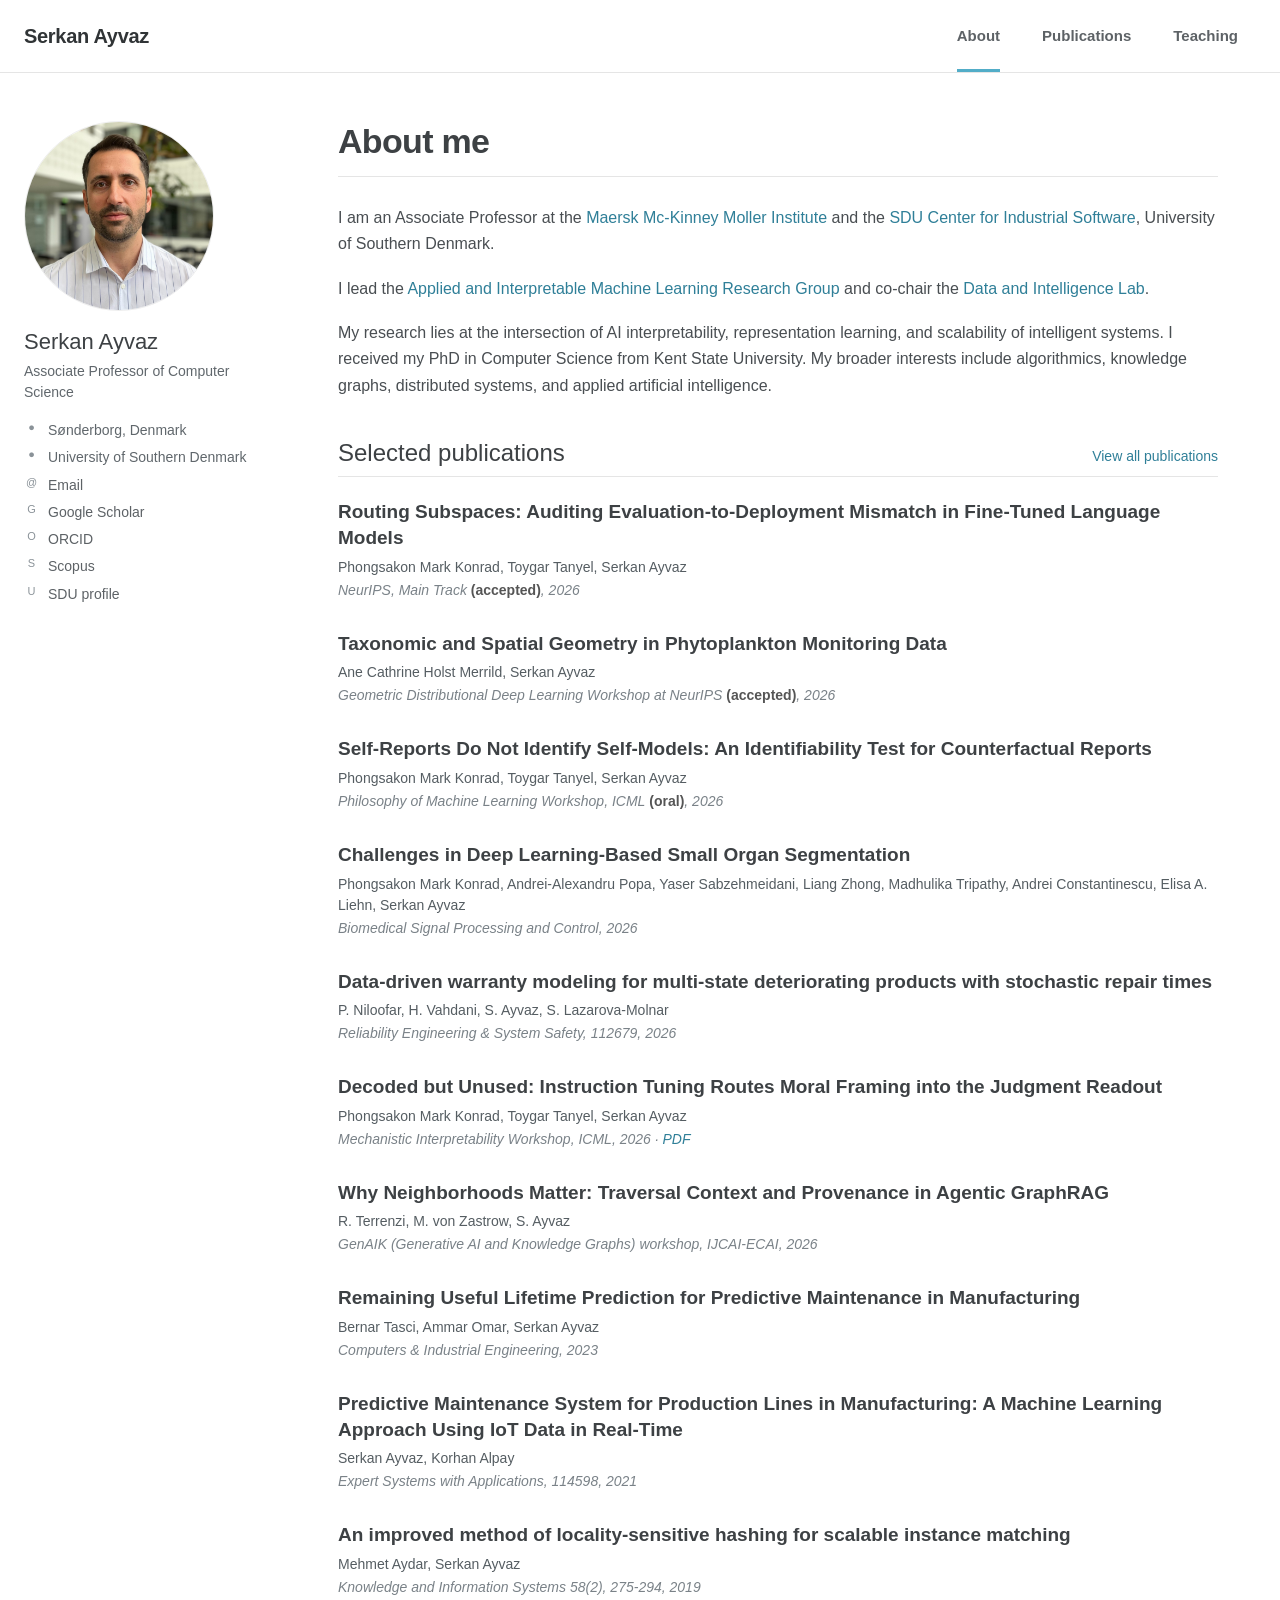
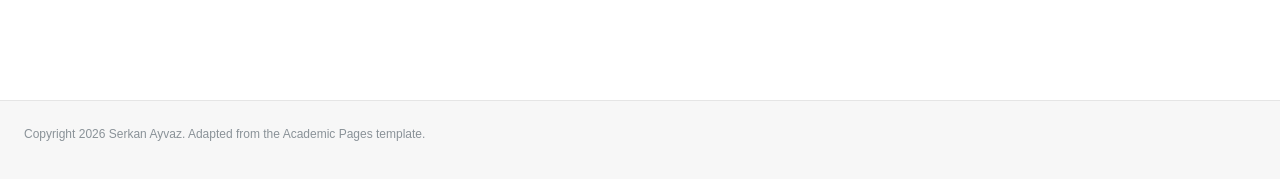
<file: index.html>
<!DOCTYPE html><html lang="en"><head><meta charSet="utf-8"/><meta name="viewport" content="width=device-width, initial-scale=1"/><link rel="preload" href="/serkan-ayvaz-photo.jpg" as="image"/><link rel="stylesheet" href="/_next/static/css/index.6R1_Y6e_.css" data-rsc-css-href="/_next/static/css/index.6R1_Y6e_.css" data-precedence="vite-rsc/importer-resources"/><link rel="modulepreload" fetchPriority="low" href="/_next/static/chunks/index-CJVQg-9z.js"/><script src="/_next/static/chunks/rolldown-runtime-C60lm6uB.js" type="module" async=""></script><script src="/_next/static/chunks/framework-BgSIrAUN.js" type="module" async=""></script><link rel="modulepreload" href="/_next/static/chunks/layout-segment-context-BPFNPwGB.js" crossorigin=""/><title>Serkan Ayvaz - About</title><meta name="description" content="Serkan Ayvaz is an Associate Professor of Computer Science at the University of Southern Denmark, researching machine learning, knowledge graphs, data systems, and applied AI."/><meta property="og:title" content="Serkan Ayvaz - About"/><meta property="og:description" content="Associate Professor of Computer Science at the University of Southern Denmark."/><meta property="og:image" content="https://serkan-ayvaz.seay189803.chatgpt.site/og-academicpages.png"/><meta property="og:image:alt" content="Serkan Ayvaz"/><meta name="twitter:card" content="summary"/><meta name="twitter:title" content="Serkan Ayvaz - About"/><meta name="twitter:description" content="Associate Professor of Computer Science at the University of Southern Denmark."/><meta name="twitter:image" content="https://serkan-ayvaz.seay189803.chatgpt.site/og-academicpages.png"/><link rel="shortcut icon" href="/favicon.svg"/><link rel="icon" href="/favicon.svg"/><script>Object.assign(((self[Symbol.for("vinext.navigationRuntime")]??={bootstrap:{routeManifest:null},functions:{}}).bootstrap.rsc??={rsc:[]}),{params:{},nav:{"pathname":"/","searchParams":[]}})</script><link rel="modulepreload" href="/_next/static/chunks/index-CJVQg-9z.js" />
</head><body><header class="masthead"><div class="masthead-inner"><a class="site-title" href="/">Serkan Ayvaz</a><nav aria-label="Primary navigation"><a class="active" aria-current="page" href="/">About</a><a class="" href="/publications">Publications</a><a class="" href="/teaching">Teaching</a></nav></div></header><div class="page-grid"><aside class="author-profile" aria-label="Author profile"><img class="author-avatar" src="/serkan-ayvaz-photo.jpg" alt="Serkan Ayvaz"/><div class="author-content"><h2>Serkan Ayvaz</h2><p>Associate Professor of Computer Science</p></div><ul class="author-links"><li><span aria-hidden="true">●</span> Sønderborg, Denmark</li><li><span aria-hidden="true">●</span> University of Southern Denmark</li><li><a href="mailto:seay@mmmi.sdu.dk"><span aria-hidden="true">@</span> Email</a></li><li><a href="https://scholar.google.com/citations?user=ihaclQQAAAAJ&amp;hl=en" target="_blank" rel="noreferrer"><span aria-hidden="true">G</span> Google Scholar</a></li><li><a href="https://orcid.org/0000-0003-2016-4443" target="_blank" rel="noreferrer"><span aria-hidden="true">O</span> ORCID</a></li><li><a href="https://www.scopus.com/authid/detail.uri?authorId=56676074300" target="_blank" rel="noreferrer"><span aria-hidden="true">S</span> Scopus</a></li><li><a href="https://portal.findresearcher.sdu.dk/en/persons/seay/" target="_blank" rel="noreferrer"><span aria-hidden="true">U</span> SDU profile</a></li></ul></aside><main class="page-content"><h1 class="page-title">About me</h1><p>I am an Associate Professor at the <a href="https://www.sdu.dk/en/om-sdu/institutter-centre/mmmi_maersk_mckinney_moeller" target="_blank" rel="noreferrer">Maersk Mc-Kinney Moller Institute</a> and the <a href="https://www.sdu.dk/en/forskning/cis" target="_blank" rel="noreferrer">SDU Center for Industrial Software</a>, University of Southern Denmark.</p><p>I lead the <a href="https://aiml-sdu.github.io/" target="_blank" rel="noreferrer">Applied and Interpretable Machine Learning Research Group</a> and co-chair the <a href="https://www.sdu.dk/en/forskning/cis/laboratories/data-and-intelligence-lab" target="_blank" rel="noreferrer">Data and Intelligence Lab</a>.</p><p>My research lies at the intersection of AI interpretability, representation learning, and scalability of intelligent systems. I received my PhD in Computer Science from Kent State University. My broader interests include algorithmics, knowledge graphs, distributed systems, and applied artificial intelligence.</p><div class="section-heading-row"><h2>Selected publications</h2><a href="/publications">View all publications</a></div><div class="archive-list"><article class="archive-item"><h3><a href="https://scholar.google.com.tr/citations?view_op=view_citation&amp;hl=en&amp;user=ihaclQQAAAAJ&amp;sortby=pubdate&amp;citation_for_view=ihaclQQAAAAJ:1qzjygNMrQYC" target="_blank" rel="noreferrer">Routing Subspaces: Auditing Evaluation-to-Deployment Mismatch in Fine-Tuned Language Models</a></h3><p class="paper-authors">Phongsakon Mark Konrad, Toygar Tanyel, Serkan Ayvaz</p><p class="paper-venue">NeurIPS, Main Track<strong> (<!-- -->accepted<!-- -->)</strong>, 2026</p></article><article class="archive-item"><h3>Taxonomic and Spatial Geometry in Phytoplankton Monitoring Data</h3><p class="paper-authors">Ane Cathrine Holst Merrild, Serkan Ayvaz</p><p class="paper-venue">Geometric Distributional Deep Learning Workshop at NeurIPS<strong> (<!-- -->accepted<!-- -->)</strong>, 2026</p></article><article class="archive-item"><h3>Self-Reports Do Not Identify Self-Models: An Identifiability Test for Counterfactual Reports</h3><p class="paper-authors">Phongsakon Mark Konrad, Toygar Tanyel, Serkan Ayvaz</p><p class="paper-venue">Philosophy of Machine Learning Workshop, ICML<strong> (<!-- -->oral<!-- -->)</strong>, 2026</p></article><article class="archive-item"><h3><a href="https://scholar.google.com/citations?view_op=view_citation&amp;hl=en&amp;user=ihaclQQAAAAJ&amp;citation_for_view=ihaclQQAAAAJ:XiSMed-E-HIC" target="_blank" rel="noreferrer">Challenges in Deep Learning-Based Small Organ Segmentation</a></h3><p class="paper-authors">Phongsakon Mark Konrad, Andrei-Alexandru Popa, Yaser Sabzehmeidani, Liang Zhong, Madhulika Tripathy, Andrei Constantinescu, Elisa A. Liehn, Serkan Ayvaz</p><p class="paper-venue">Biomedical Signal Processing and Control<!-- -->, 2026</p></article><article class="archive-item"><h3><a href="https://scholar.google.com/citations?view_op=view_citation&amp;hl=en&amp;user=ihaclQQAAAAJ&amp;citation_for_view=ihaclQQAAAAJ:B3FOqHPlNUQC" target="_blank" rel="noreferrer">Data-driven warranty modeling for multi-state deteriorating products with stochastic repair times</a></h3><p class="paper-authors">P. Niloofar, H. Vahdani, S. Ayvaz, S. Lazarova-Molnar</p><p class="paper-venue">Reliability Engineering &amp; System Safety, 112679<!-- -->, 2026</p></article><article class="archive-item"><h3><a href="https://openreview.net/forum?id=da9ylT2doy" target="_blank" rel="noreferrer">Decoded but Unused: Instruction Tuning Routes Moral Framing into the Judgment Readout</a></h3><p class="paper-authors">Phongsakon Mark Konrad, Toygar Tanyel, Serkan Ayvaz</p><p class="paper-venue">Mechanistic Interpretability Workshop, ICML<!-- -->, 2026<!-- --> · <a href="https://openreview.net/pdf?id=da9ylT2doy" target="_blank" rel="noreferrer">PDF</a></p></article><article class="archive-item"><h3><a href="https://scholar.google.com/citations?view_op=view_citation&amp;hl=en&amp;user=ihaclQQAAAAJ&amp;pagesize=100&amp;sortby=pubdate&amp;citation_for_view=ihaclQQAAAAJ:eJXPG6dFmWUC" target="_blank" rel="noreferrer">Why Neighborhoods Matter: Traversal Context and Provenance in Agentic GraphRAG</a></h3><p class="paper-authors">R. Terrenzi, M. von Zastrow, S. Ayvaz</p><p class="paper-venue">GenAIK (Generative AI and Knowledge Graphs) workshop, IJCAI-ECAI<!-- -->, 2026</p></article><article class="archive-item"><h3><a href="https://scholar.google.com/citations?view_op=view_citation&amp;hl=en&amp;user=ihaclQQAAAAJ&amp;citation_for_view=ihaclQQAAAAJ:4OULZ7Gr8RgC" target="_blank" rel="noreferrer">Remaining Useful Lifetime Prediction for Predictive Maintenance in Manufacturing</a></h3><p class="paper-authors">Bernar Tasci, Ammar Omar, Serkan Ayvaz</p><p class="paper-venue">Computers &amp; Industrial Engineering<!-- -->, 2023</p></article><article class="archive-item"><h3><a href="https://scholar.google.com/citations?view_op=view_citation&amp;hl=en&amp;user=ihaclQQAAAAJ&amp;citation_for_view=ihaclQQAAAAJ:YFjsv_pBGBYC" target="_blank" rel="noreferrer">Predictive Maintenance System for Production Lines in Manufacturing: A Machine Learning Approach Using IoT Data in Real-Time</a></h3><p class="paper-authors">Serkan Ayvaz, Korhan Alpay</p><p class="paper-venue">Expert Systems with Applications, 114598<!-- -->, 2021</p></article><article class="archive-item"><h3><a href="https://scholar.google.com/citations?view_op=view_citation&amp;hl=en&amp;user=ihaclQQAAAAJ&amp;citation_for_view=ihaclQQAAAAJ:ULOm3_A8WrAC" target="_blank" rel="noreferrer">An improved method of locality-sensitive hashing for scalable instance matching</a></h3><p class="paper-authors">Mehmet Aydar, Serkan Ayvaz</p><p class="paper-venue">Knowledge and Information Systems 58(2), 275-294<!-- -->, 2019</p></article></div></main></div><footer class="site-footer"><div>Copyright <!-- -->2026<!-- --> Serkan Ayvaz. Adapted from the Academic Pages template.</div></footer><script type="module" src="/_next/static/chunks/index-CJVQg-9z.js" id="_R_" async=""></script><script>((self[Symbol.for("vinext.navigationRuntime")]??={bootstrap:{routeManifest:null},functions:{}}).bootstrap.rsc??={rsc:[]}).rsc.push("2:I[\"8c0f216c4604\",[],\"Children\",1]\n")</script><script>((self[Symbol.for("vinext.navigationRuntime")]??={bootstrap:{routeManifest:null},functions:{}}).bootstrap.rsc??={rsc:[]}).rsc.push("3:I[\"593f344dc510\",[],\"GlobalErrorBoundary\",1]\n")</script><script>((self[Symbol.for("vinext.navigationRuntime")]??={bootstrap:{routeManifest:null},functions:{}}).bootstrap.rsc??={rsc:[]}).rsc.push("4:I[\"0b874ad30386\",[],\"default\",1]\n")</script><script>((self[Symbol.for("vinext.navigationRuntime")]??={bootstrap:{routeManifest:null},functions:{}}).bootstrap.rsc??={rsc:[]}).rsc.push("5:I[\"593f344dc510\",[],\"ErrorBoundary\",1]\n")</script><script>((self[Symbol.for("vinext.navigationRuntime")]??={bootstrap:{routeManifest:null},functions:{}}).bootstrap.rsc??={rsc:[]}).rsc.push("6:I[\"15c18cfaeeff\",[],\"LayoutSegmentProvider\",1]\n")</script><script>((self[Symbol.for("vinext.navigationRuntime")]??={bootstrap:{routeManifest:null},functions:{}}).bootstrap.rsc??={rsc:[]}).rsc.push("7:I[\"8c0f216c4604\",[],\"Slot\",1]\n")</script><script>((self[Symbol.for("vinext.navigationRuntime")]??={bootstrap:{routeManifest:null},functions:{}}).bootstrap.rsc??={rsc:[]}).rsc.push("8:I[\"9276801271d6\",[],\"AppRouterScrollTarget\",1]\n")</script><script>((self[Symbol.for("vinext.navigationRuntime")]??={bootstrap:{routeManifest:null},functions:{}}).bootstrap.rsc??={rsc:[]}).rsc.push("9:I[\"593f344dc510\",[],\"RedirectBoundary\",1]\n")</script><script>((self[Symbol.for("vinext.navigationRuntime")]??={bootstrap:{routeManifest:null},functions:{}}).bootstrap.rsc??={rsc:[]}).rsc.push(":HL[\"/_next/static/css/index.6R1_Y6e_.css\",\"style\"     ]\n")</script><script>((self[Symbol.for("vinext.navigationRuntime")]??={bootstrap:{routeManifest:null},functions:{}}).bootstrap.rsc??={rsc:[]}).rsc.push("0:{\"__route\":\"route:/\",\"__interceptionContext\":null,\"__layoutIds\":[\"layout:/\"],\"__rootLayout\":\"/\",\"__sourcePage\":\"/page\",\"page:/\":\"$L1\",\"layout:/\":[[[[\"$\",\"link\",\"css:/_next/static/css/index.6R1_Y6e_.css\",{\"rel\":\"stylesheet\",\"precedence\":\"vite-rsc/importer-resources\",\"href\":\"/_next/static/css/index.6R1_Y6e_.css\",\"data-rsc-css-href\":\"/_next/static/css/index.6R1_Y6e_.css\"}],\"$undefined\"],[\"$\",\"html\",null,{\"lang\":\"en\",\"children\":[\"$\",\"body\",null,{\"children\":[\"$\",\"$L2\",null,{}]}]}]],null],\"route:/\":[[[\"$\",\"meta\",null,{\"charSet\":\"utf-8\"}],[[\"$\",\"title\",\"0\",{\"children\":\"Serkan Ayvaz - About\"}],[\"$\",\"meta\",\"1\",{\"name\":\"description\",\"content\":\"Serkan Ayvaz is an Associate Professor of Computer Science at the University of Southern Denmark, researching machine learning, knowledge graphs, data systems, and applied AI.\"}],[\"$\",\"meta\",\"2\",{\"property\":\"og:title\",\"content\":\"Serkan Ayvaz - About\"}],[\"$\",\"meta\",\"3\",{\"property\":\"og:description\",\"content\":\"Associate Professor of Computer Science at the University of Southern Denmark.\"}],[\"$\",\"meta\",\"4\",{\"property\":\"og:image\",\"content\":\"https://serkan-ayvaz.seay189803.chatgpt.site/og-academicpages.png\"}],[\"$\",\"meta\",\"5\",{\"property\":\"og:image:alt\",\"content\":\"Serkan Ayvaz\"}],[\"$\",\"meta\",\"6\",{\"name\":\"twitter:card\",\"content\":\"summary\"}],[\"$\",\"meta\",\"7\",{\"name\":\"twitter:title\",\"content\":\"Serkan Ayvaz - About\"}],[\"$\",\"meta\",\"8\",{\"name\":\"twitter:description\",\"content\":\"Associate Professor of Computer Science at the University of Southern Denmark.\"}],[\"$\",\"meta\",\"9\",{\"name\":\"twitter:image\",\"content\":\"https://serkan-ayvaz.seay189803.chatgpt.site/og-academicpages.png\"}],[\"$\",\"link\",\"10\",{\"rel\":\"shortcut icon\",\"href\":\"/favicon.svg\"}],[\"$\",\"link\",\"11\",{\"rel\":\"icon\",\"href\":\"/favicon.svg\"}]],[[\"$\",\"meta\",\"0\",{\"name\":\"viewport\",\"content\":\"width=device-width, initial-scale=1\"}]]],[\"$\",\"$L3\",null,{\"fallback\":\"$4\",\"children\":[\"$\",\"$L5\",null,{\"fallback\":\"$4\",\"children\":[\"$\",\"$L6\",null,{\"providerId\":\"layout:/\",\"segmentMap\":{\"children\":[]},\"children\":[\"$\",\"$L7\",null,{\"id\":\"layout:/\",\"parallelSlots\":\"$undefined\",\"children\":[\"$\",\"$L8\",null,{\"children\":[\"$\",\"$L9\",null,{\"children\":[[\"$\",\"$L6\",null,{\"providerId\":\"page:/\",\"segmentMap\":{\"children\":[\"__PAGE__\"]},\"children\":[\"$\",\"$L7\",null,{\"id\":\"page:/\"}]}],null]}]}]}]}]}]}],null,null],\"__layoutFlags\":{\"layout:/\":\"s\"},\"__artifactCompatibility\":{\"schemaVersion\":1,\"graphVersion\":\"app-route-graph:1177fd80f83fa7b0\",\"deploymentVersion\":\"dc25c6db-80d7-4d49-a3ea-c670311b66fd\",\"appElementsSchemaVersion\":1,\"rscPayloadSchemaVersion\":1,\"rootBoundaryId\":\"/\",\"renderEpoch\":null},\"__renderObservation\":{\"schemaVersion\":1,\"output\":{\"kind\":\"app-rsc\",\"mountedSlotsFingerprint\":null,\"renderEpoch\":null,\"rootBoundaryId\":\"/\",\"routeId\":\"route:/\"},\"completeness\":\"partial\",\"boundaryOutcome\":{\"kind\":\"unknown\"},\"requestApis\":[{\"kind\":\"connection\",\"status\":\"unknown\"},{\"kind\":\"cookies\",\"status\":\"unknown\"},{\"kind\":\"draftMode\",\"status\":\"unknown\"},{\"kind\":\"headers\",\"status\":\"unknown\"},{\"kind\":\"params\",\"status\":\"unknown\"},{\"kind\":\"searchParams\",\"status\":\"unknown\"}],\"dynamicFetches\":[],\"cacheTags\":[\"/\",\"_N_T_/\",\"_N_T_/index\",\"_N_T_/layout\",\"_N_T_/page\"],\"pathTags\":[\"/\"],\"cacheability\":\"unknown\",\"downgrade\":{\"target\":\"freshRender\",\"reasons\":[{\"code\":\"CP_DOWNGRADE_CACHEABILITY_UNKNOWN\",\"target\":\"freshRender\"},{\"code\":\"CP_DOWNGRADE_INCOMPLETE_OBSERVATION\",\"completeness\":\"partial\",\"target\":\"freshRender\"},{\"code\":\"CP_DOWNGRADE_UNKNOWN_REQUEST_API\",\"requestApi\":\"connection\",\"target\":\"freshRender\"},{\"code\":\"CP_DOWNGRADE_UNKNOWN_REQUEST_API\",\"requestApi\":\"cookies\",\"target\":\"freshRender\"},{\"code\":\"CP_DOWNGRADE_UNKNOWN_REQUEST_API\",\"requestApi\":\"draftMode\",\"target\":\"freshRender\"},{\"code\":\"CP_DOWNGRADE_UNKNOWN_REQUEST_API\",\"requestApi\":\"headers\",\"target\":\"freshRender\"},{\"code\":\"CP_DOWNGRADE_UNKNOWN_REQUEST_API\",\"requestApi\":\"params\",\"target\":\"freshRender\"},{\"code\":\"CP_DOWNGRADE_UNKNOWN_REQUEST_API\",\"requestApi\":\"searchParams\",\"target\":\"freshRender\"}],\"fallback\":{\"kind\":\"breakerFallback\",\"code\":\"CP_PRIVATE_DYNAMIC_DOWNGRADE\",\"mode\":\"renderFresh\",\"scope\":\"affectedOutput\",\"fields\":{\"reasonCodes\":[\"CP_DOWNGRADE_CACHEABILITY_UNKNOWN\",\"CP_DOWNGRADE_INCOMPLETE_OBSERVATION\",\"CP_DOWNGRADE_UNKNOWN_REQUEST_API\",\"CP_DOWNGRADE_UNKNOWN_REQUEST_API\",\"CP_DOWNGRADE_UNKNOWN_REQUEST_API\",\"CP_DOWNGRADE_UNKNOWN_REQUEST_API\",\"CP_DOWNGRADE_UNKNOWN_REQUEST_API\",\"CP_DOWNGRADE_UNKNOWN_REQUEST_API\"],\"target\":\"freshRender\"}},\"isPublicCacheCandidate\":false}}}\n")</script><script>((self[Symbol.for("vinext.navigationRuntime")]??={bootstrap:{routeManifest:null},functions:{}}).bootstrap.rsc??={rsc:[]}).rsc.push(":HL[\"/serkan-ayvaz-photo.jpg\",\"image\"]\n")</script><script>((self[Symbol.for("vinext.navigationRuntime")]??={bootstrap:{routeManifest:null},functions:{}}).bootstrap.rsc??={rsc:[]}).rsc.push("1:[[\"$\",\"header\",null,{\"className\":\"masthead\",\"children\":[\"$\",\"div\",null,{\"className\":\"masthead-inner\",\"children\":[[\"$\",\"a\",null,{\"className\":\"site-title\",\"href\":\"/\",\"children\":\"Serkan Ayvaz\"}],[\"$\",\"nav\",null,{\"aria-label\":\"Primary navigation\",\"children\":[[\"$\",\"a\",\"about\",{\"className\":\"active\",\"aria-current\":\"page\",\"href\":\"/\",\"children\":\"About\"}],[\"$\",\"a\",\"publications\",{\"className\":\"\",\"aria-current\":\"$undefined\",\"href\":\"/publications\",\"children\":\"Publications\"}],[\"$\",\"a\",\"teaching\",{\"className\":\"\",\"aria-current\":\"$undefined\",\"href\":\"/teaching\",\"children\":\"Teaching\"}]]}]]}]}],[\"$\",\"div\",null,{\"className\":\"page-grid\",\"children\":[[\"$\",\"aside\",null,{\"className\":\"author-profile\",\"aria-label\":\"Author profile\",\"children\":[[\"$\",\"img\",null,{\"className\":\"author-avatar\",\"src\":\"/serkan-ayvaz-photo.jpg\",\"alt\":\"Serkan Ayvaz\"}],[\"$\",\"div\",null,{\"className\":\"author-content\",\"children\":[[\"$\",\"h2\",null,{\"children\":\"Serkan Ayvaz\"}],[\"$\",\"p\",null,{\"children\":\"Associate Professor of Computer Science\"}]]}],[\"$\",\"ul\",null,{\"className\":\"author-links\",\"children\":[[\"$\",\"li\",null,{\"children\":[[\"$\",\"span\",null,{\"aria-hidden\":\"true\",\"children\":\"●\"}],\" Sønderborg, Denmark\"]}],[\"$\",\"li\",null,{\"children\":[[\"$\",\"span\",null,{\"aria-hidden\":\"true\",\"children\":\"●\"}],\" University of Southern Denmark\"]}],[\"$\",\"li\",null,{\"children\":[\"$\",\"a\",null,{\"href\":\"mailto:seay@mmmi.sdu.dk\",\"children\":[[\"$\",\"span\",null,{\"aria-hidden\":\"true\",\"children\":\"@\"}],\" Email\"]}]}],[\"$\",\"li\",null,{\"children\":[\"$\",\"a\",null,{\"href\":\"https://scholar.google.com/citations?user=ihaclQQAAAAJ\u0026hl=en\",\"target\":\"_blank\",\"rel\":\"noreferrer\",\"children\":[[\"$\",\"span\",null,{\"aria-hidden\":\"true\",\"children\":\"G\"}],\" Google Scholar\"]}]}],[\"$\",\"li\",null,{\"children\":[\"$\",\"a\",null,{\"href\":\"https://orcid.org/0000-0003-2016-4443\",\"target\":\"_blank\",\"rel\":\"noreferrer\",\"children\":[[\"$\",\"span\",null,{\"aria-hidden\":\"true\",\"children\":\"O\"}],\" ORCID\"]}]}],[\"$\",\"li\",null,{\"children\":[\"$\",\"a\",null,{\"href\":\"https://www.scopus.com/authid/detail.uri?authorId=56676074300\",\"target\":\"_blank\",\"rel\":\"noreferrer\",\"children\":[[\"$\",\"span\",null,{\"aria-hidden\":\"true\",\"children\":\"S\"}],\" Scopus\"]}]}],[\"$\",\"li\",null,{\"children\":[\"$\",\"a\",null,{\"href\":\"https://portal.findresearcher.sdu.dk/en/persons/seay/\",\"target\":\"_blank\",\"rel\":\"noreferrer\",\"children\":[[\"$\",\"span\",null,{\"aria-hidden\":\"true\",\"children\":\"U\"}],\" SDU profile\"]}]}]]}]]}],[\"$\",\"main\",null,{\"className\":\"page-content\",\"children\":[[\"$\",\"h1\",null,{\"className\":\"page-title\",\"children\":\"About me\"}],[\"$\",\"p\",null,{\"children\":[\"I am an Associate Professor at the \",[\"$\",\"a\",null,{\"href\":\"https://www.sdu.dk/en/om-sdu/institutter-centre/mmmi_maersk_mckinney_moeller\",\"target\":\"_blank\",\"rel\":\"noreferrer\",\"children\":\"Maersk Mc-Kinney Moller Institute\"}],\" and the \",[\"$\",\"a\",null,{\"href\":\"https://www.sdu.dk/en/forskning/cis\",\"target\":\"_blank\",\"rel\":\"noreferrer\",\"children\":\"SDU Center for Industrial Software\"}],\", University of Southern Denmark.\"]}],[\"$\",\"p\",null,{\"children\":[\"I lead the \",[\"$\",\"a\",null,{\"href\":\"https://aiml-sdu.github.io/\",\"target\":\"_blank\",\"rel\":\"noreferrer\",\"children\":\"Applied and Interpretable Machine Learning Research Group\"}],\" and co-chair the \",[\"$\",\"a\",null,{\"href\":\"https://www.sdu.dk/en/forskning/cis/laboratories/data-and-intelligence-lab\",\"target\":\"_blank\",\"rel\":\"noreferrer\",\"children\":\"Data and Intelligence Lab\"}],\".\"]}],[\"$\",\"p\",null,{\"children\":\"My research lies at the intersection of AI interpretability, representation learning, and scalability of intelligent systems. I received my PhD in Computer Science from Kent State University. My broader interests include algorithmics, knowledge graphs, distributed systems, and applied artificial intelligence.\"}],[\"$\",\"div\",null,{\"className\":\"section-heading-row\",\"children\":[[\"$\",\"h2\",null,{\"children\":\"Selected publications\"}],[\"$\",\"a\",null,{\"href\":\"/publications\",\"children\":\"View all publications\"}]]}],[\"$\",\"div\",null,{\"className\":\"archive-list\",\"children\":[[\"$\",\"article\",\"Routing Subspaces: Auditing Evaluation-to-Deployment Mismatch in Fine-Tuned Language Models\",{\"className\":\"archive-item\",\"children\":[[\"$\",\"h3\",null,{\"children\":[\"$\",\"a\",null,{\"href\":\"https://scholar.google.com.tr/citations?view_op=view_citation\u0026hl=en\u0026user=ihaclQQAAAAJ\u0026sortby=pubdate\u0026citation_for_view=ihaclQQAAAAJ:1qzjygNMrQYC\",\"target\":\"_blank\",\"rel\":\"noreferrer\",\"children\":\"Routing Subspaces: Auditing Evaluation-to-Deployment Mismatch in Fine-Tuned Language Models\"}]}],\"$La\",\"$Lb\"]}],\"$Lc\",\"$Ld\",\"$Le\",\"$Lf\",\"$L10\",\"$L11\",\"$L12\",\"$L13\",\"$L14\"]}]]}]]}],\"$L15\"]\n")</script><script>((self[Symbol.for("vinext.navigationRuntime")]??={bootstrap:{routeManifest:null},functions:{}}).bootstrap.rsc??={rsc:[]}).rsc.push("a:[\"$\",\"p\",null,{\"className\":\"paper-authors\",\"children\":\"Phongsakon Mark Konrad, Toygar Tanyel, Serkan Ayvaz\"}]\n")</script><script>((self[Symbol.for("vinext.navigationRuntime")]??={bootstrap:{routeManifest:null},functions:{}}).bootstrap.rsc??={rsc:[]}).rsc.push("b:[\"$\",\"p\",null,{\"className\":\"paper-venue\",\"children\":[\"NeurIPS, Main Track\",[\"$\",\"strong\",null,{\"children\":[\" (\",\"accepted\",\")\"]}],\", 2026\",null]}]\n")</script><script>((self[Symbol.for("vinext.navigationRuntime")]??={bootstrap:{routeManifest:null},functions:{}}).bootstrap.rsc??={rsc:[]}).rsc.push("c:[\"$\",\"article\",\"Taxonomic and Spatial Geometry in Phytoplankton Monitoring Data\",{\"className\":\"archive-item\",\"children\":[[\"$\",\"h3\",null,{\"children\":\"Taxonomic and Spatial Geometry in Phytoplankton Monitoring Data\"}],[\"$\",\"p\",null,{\"className\":\"paper-authors\",\"children\":\"Ane Cathrine Holst Merrild, Serkan Ayvaz\"}],[\"$\",\"p\",null,{\"className\":\"paper-venue\",\"children\":[\"Geometric Distributional Deep Learning Workshop at NeurIPS\",[\"$\",\"strong\",null,{\"children\":[\" (\",\"accepted\",\")\"]}],\", 2026\",null]}]]}]\n")</script><script>((self[Symbol.for("vinext.navigationRuntime")]??={bootstrap:{routeManifest:null},functions:{}}).bootstrap.rsc??={rsc:[]}).rsc.push("d:[\"$\",\"article\",\"Self-Reports Do Not Identify Self-Models: An Identifiability Test for Counterfactual Reports\",{\"className\":\"archive-item\",\"children\":[[\"$\",\"h3\",null,{\"children\":\"Self-Reports Do Not Identify Self-Models: An Identifiability Test for Counterfactual Reports\"}],[\"$\",\"p\",null,{\"className\":\"paper-authors\",\"children\":\"Phongsakon Mark Konrad, Toygar Tanyel, Serkan Ayvaz\"}],[\"$\",\"p\",null,{\"className\":\"paper-venue\",\"children\":[\"Philosophy of Machine Learning Workshop, ICML\",[\"$\",\"strong\",null,{\"children\":[\" (\",\"oral\",\")\"]}],\", 2026\",null]}]]}]\n")</script><script>((self[Symbol.for("vinext.navigationRuntime")]??={bootstrap:{routeManifest:null},functions:{}}).bootstrap.rsc??={rsc:[]}).rsc.push("e:[\"$\",\"article\",\"Challenges in Deep Learning-Based Small Organ Segmentation\",{\"className\":\"archive-item\",\"children\":[[\"$\",\"h3\",null,{\"children\":[\"$\",\"a\",null,{\"href\":\"https://scholar.google.com/citations?view_op=view_citation\u0026hl=en\u0026user=ihaclQQAAAAJ\u0026citation_for_view=ihaclQQAAAAJ:XiSMed-E-HIC\",\"target\":\"_blank\",\"rel\":\"noreferrer\",\"children\":\"Challenges in Deep Learning-Based Small Organ Segmentation\"}]}],[\"$\",\"p\",null,{\"className\":\"paper-authors\",\"children\":\"Phongsakon Mark Konrad, Andrei-Alexandru Popa, Yaser Sabzehmeidani, Liang Zhong, Madhulika Tripathy, Andrei Constantinescu, Elisa A. Liehn, Serkan Ayvaz\"}],[\"$\",\"p\",null,{\"className\":\"paper-venue\",\"children\":[\"Biomedical Signal Processing and Control\",null,\", 2026\",null]}]]}]\n")</script><script>((self[Symbol.for("vinext.navigationRuntime")]??={bootstrap:{routeManifest:null},functions:{}}).bootstrap.rsc??={rsc:[]}).rsc.push("f:[\"$\",\"article\",\"Data-driven warranty modeling for multi-state deteriorating products with stochastic repair times\",{\"className\":\"archive-item\",\"children\":[[\"$\",\"h3\",null,{\"children\":[\"$\",\"a\",null,{\"href\":\"https://scholar.google.com/citations?view_op=view_citation\u0026hl=en\u0026user=ihaclQQAAAAJ\u0026citation_for_view=ihaclQQAAAAJ:B3FOqHPlNUQC\",\"target\":\"_blank\",\"rel\":\"noreferrer\",\"children\":\"Data-driven warranty modeling for multi-state deteriorating products with stochastic repair times\"}]}],[\"$\",\"p\",null,{\"className\":\"paper-authors\",\"children\":\"P. Niloofar, H. Vahdani, S. Ayvaz, S. Lazarova-Molnar\"}],[\"$\",\"p\",null,{\"className\":\"paper-venue\",\"children\":[\"Reliability Engineering \u0026 System Safety, 112679\",null,\", 2026\",null]}]]}]\n")</script><script>((self[Symbol.for("vinext.navigationRuntime")]??={bootstrap:{routeManifest:null},functions:{}}).bootstrap.rsc??={rsc:[]}).rsc.push("10:[\"$\",\"article\",\"Decoded but Unused: Instruction Tuning Routes Moral Framing into the Judgment Readout\",{\"className\":\"archive-item\",\"children\":[[\"$\",\"h3\",null,{\"children\":[\"$\",\"a\",null,{\"href\":\"https://openreview.net/forum?id=da9ylT2doy\",\"target\":\"_blank\",\"rel\":\"noreferrer\",\"children\":\"Decoded but Unused: Instruction Tuning Routes Moral Framing into the Judgment Readout\"}]}],[\"$\",\"p\",null,{\"className\":\"paper-authors\",\"children\":\"Phongsakon Mark Konrad, Toygar Tanyel, Serkan Ayvaz\"}],[\"$\",\"p\",null,{\"className\":\"paper-venue\",\"children\":[\"Mechanistic Interpretability Workshop, ICML\",null,\", 2026\",[\" · \",[\"$\",\"a\",null,{\"href\":\"https://openreview.net/pdf?id=da9ylT2doy\",\"target\":\"_blank\",\"rel\":\"noreferrer\",\"children\":\"PDF\"}]]]}]]}]\n")</script><script>((self[Symbol.for("vinext.navigationRuntime")]??={bootstrap:{routeManifest:null},functions:{}}).bootstrap.rsc??={rsc:[]}).rsc.push("11:[\"$\",\"article\",\"Why Neighborhoods Matter: Traversal Context and Provenance in Agentic GraphRAG\",{\"className\":\"archive-item\",\"children\":[[\"$\",\"h3\",null,{\"children\":[\"$\",\"a\",null,{\"href\":\"https://scholar.google.com/citations?view_op=view_citation\u0026hl=en\u0026user=ihaclQQAAAAJ\u0026pagesize=100\u0026sortby=pubdate\u0026citation_for_view=ihaclQQAAAAJ:eJXPG6dFmWUC\",\"target\":\"_blank\",\"rel\":\"noreferrer\",\"children\":\"Why Neighborhoods Matter: Traversal Context and Provenance in Agentic GraphRAG\"}]}],[\"$\",\"p\",null,{\"className\":\"paper-authors\",\"children\":\"R. Terrenzi, M. von Zastrow, S. Ayvaz\"}],[\"$\",\"p\",null,{\"className\":\"paper-venue\",\"children\":[\"GenAIK (Generative AI and Knowledge Graphs) workshop, IJCAI-ECAI\",null,\", 2026\",null]}]]}]\n")</script><script>((self[Symbol.for("vinext.navigationRuntime")]??={bootstrap:{routeManifest:null},functions:{}}).bootstrap.rsc??={rsc:[]}).rsc.push("12:[\"$\",\"article\",\"Remaining Useful Lifetime Prediction for Predictive Maintenance in Manufacturing\",{\"className\":\"archive-item\",\"children\":[[\"$\",\"h3\",null,{\"children\":[\"$\",\"a\",null,{\"href\":\"https://scholar.google.com/citations?view_op=view_citation\u0026hl=en\u0026user=ihaclQQAAAAJ\u0026citation_for_view=ihaclQQAAAAJ:4OULZ7Gr8RgC\",\"target\":\"_blank\",\"rel\":\"noreferrer\",\"children\":\"Remaining Useful Lifetime Prediction for Predictive Maintenance in Manufacturing\"}]}],[\"$\",\"p\",null,{\"className\":\"paper-authors\",\"children\":\"Bernar Tasci, Ammar Omar, Serkan Ayvaz\"}],[\"$\",\"p\",null,{\"className\":\"paper-venue\",\"children\":[\"Computers \u0026 Industrial Engineering\",null,\", 2023\",null]}]]}]\n")</script><script>((self[Symbol.for("vinext.navigationRuntime")]??={bootstrap:{routeManifest:null},functions:{}}).bootstrap.rsc??={rsc:[]}).rsc.push("13:[\"$\",\"article\",\"Predictive Maintenance System for Production Lines in Manufacturing: A Machine Learning Approach Using IoT Data in Real-Time\",{\"className\":\"archive-item\",\"children\":[[\"$\",\"h3\",null,{\"children\":[\"$\",\"a\",null,{\"href\":\"https://scholar.google.com/citations?view_op=view_citation\u0026hl=en\u0026user=ihaclQQAAAAJ\u0026citation_for_view=ihaclQQAAAAJ:YFjsv_pBGBYC\",\"target\":\"_blank\",\"rel\":\"noreferrer\",\"children\":\"Predictive Maintenance System for Production Lines in Manufacturing: A Machine Learning Approach Using IoT Data in Real-Time\"}]}],[\"$\",\"p\",null,{\"className\":\"paper-authors\",\"children\":\"Serkan Ayvaz, Korhan Alpay\"}],[\"$\",\"p\",null,{\"className\":\"paper-venue\",\"children\":[\"Expert Systems with Applications, 114598\",null,\", 2021\",null]}]]}]\n")</script><script>((self[Symbol.for("vinext.navigationRuntime")]??={bootstrap:{routeManifest:null},functions:{}}).bootstrap.rsc??={rsc:[]}).rsc.push("14:[\"$\",\"article\",\"An improved method of locality-sensitive hashing for scalable instance matching\",{\"className\":\"archive-item\",\"children\":[[\"$\",\"h3\",null,{\"children\":[\"$\",\"a\",null,{\"href\":\"https://scholar.google.com/citations?view_op=view_citation\u0026hl=en\u0026user=ihaclQQAAAAJ\u0026citation_for_view=ihaclQQAAAAJ:ULOm3_A8WrAC\",\"target\":\"_blank\",\"rel\":\"noreferrer\",\"children\":\"An improved method of locality-sensitive hashing for scalable instance matching\"}]}],[\"$\",\"p\",null,{\"className\":\"paper-authors\",\"children\":\"Mehmet Aydar, Serkan Ayvaz\"}],[\"$\",\"p\",null,{\"className\":\"paper-venue\",\"children\":[\"Knowledge and Information Systems 58(2), 275-294\",null,\", 2019\",null]}]]}]\n")</script><script>((self[Symbol.for("vinext.navigationRuntime")]??={bootstrap:{routeManifest:null},functions:{}}).bootstrap.rsc??={rsc:[]}).rsc.push("15:[\"$\",\"footer\",null,{\"className\":\"site-footer\",\"children\":[\"$\",\"div\",null,{\"children\":[\"Copyright \",2026,\" Serkan Ayvaz. Adapted from the Academic Pages template.\"]}]}]\n")</script><script>Object.assign(((self[Symbol.for("vinext.navigationRuntime")]??={bootstrap:{routeManifest:null},functions:{}}).bootstrap.rsc??={rsc:[]}),{"initialCacheKind":"static"});((self[Symbol.for("vinext.navigationRuntime")]??={bootstrap:{routeManifest:null},functions:{}}).bootstrap.rsc??={rsc:[]}).done=true</script></body></html>
</file>
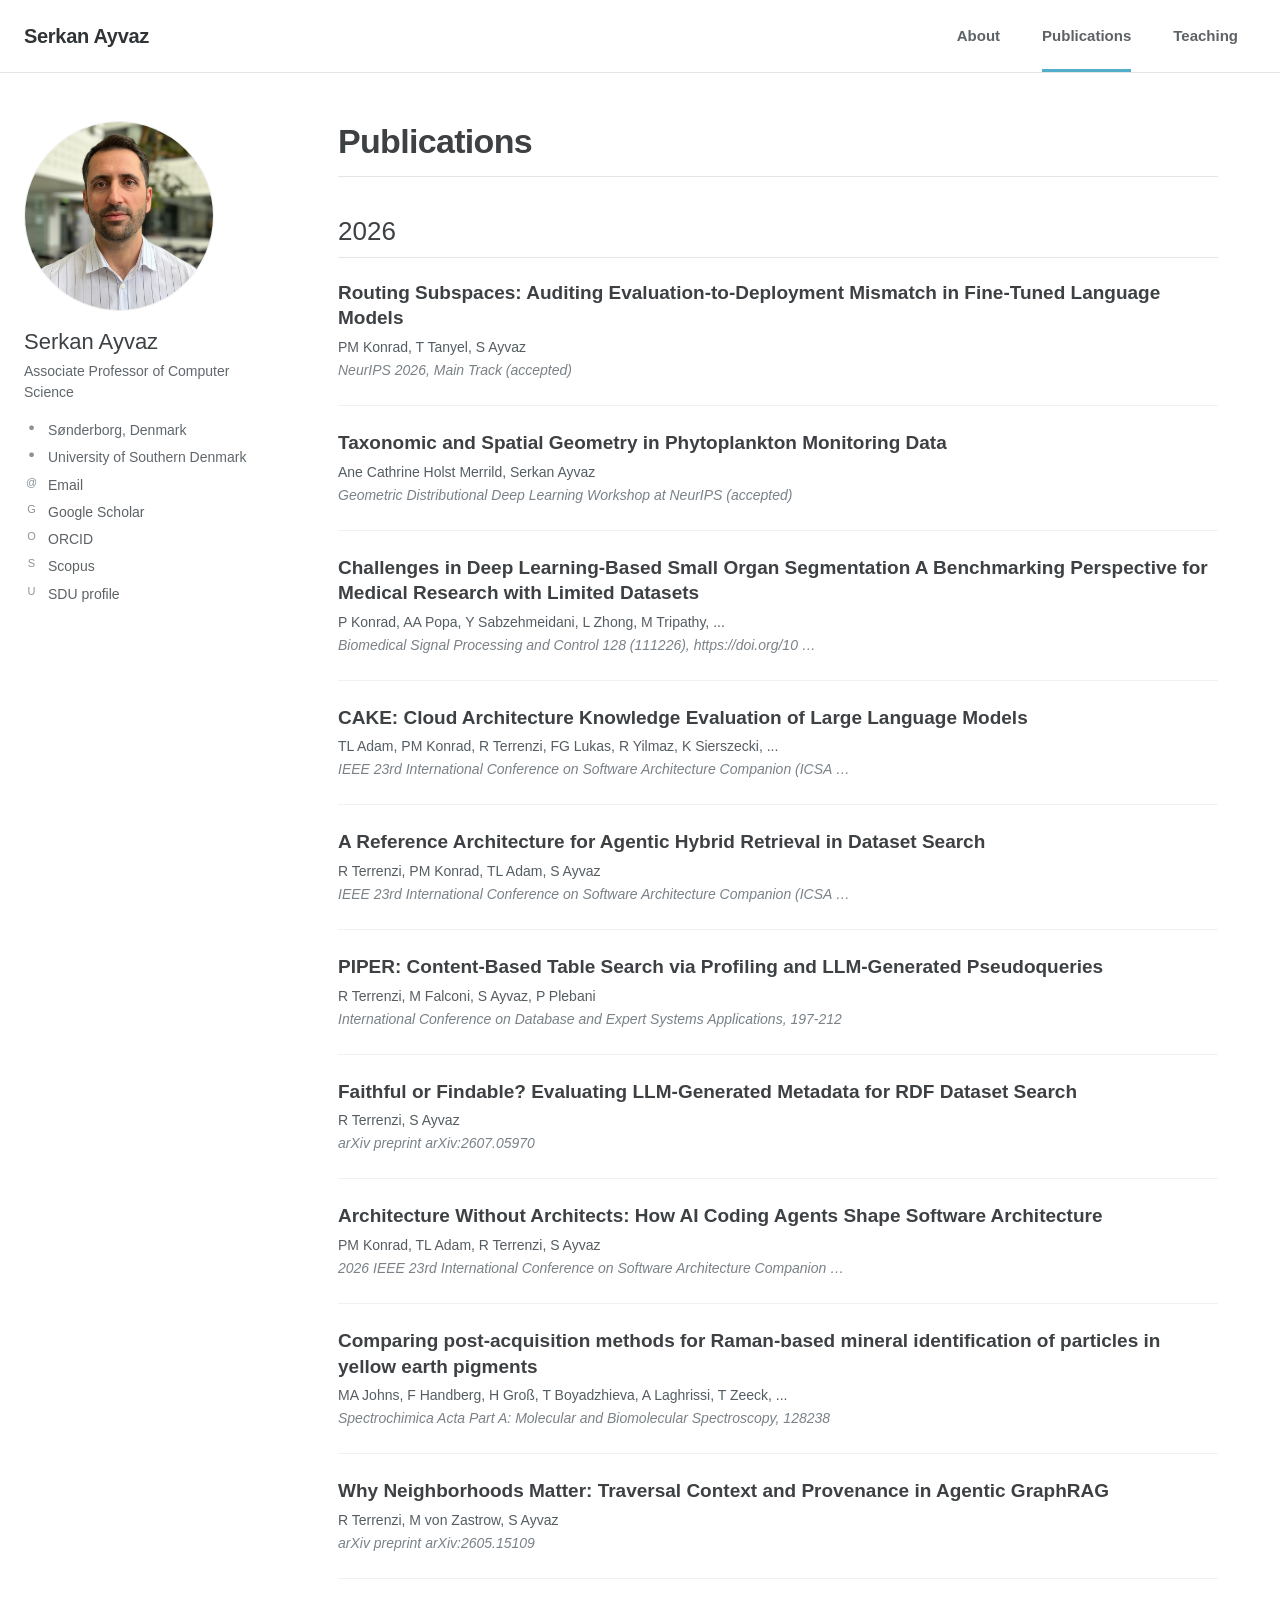
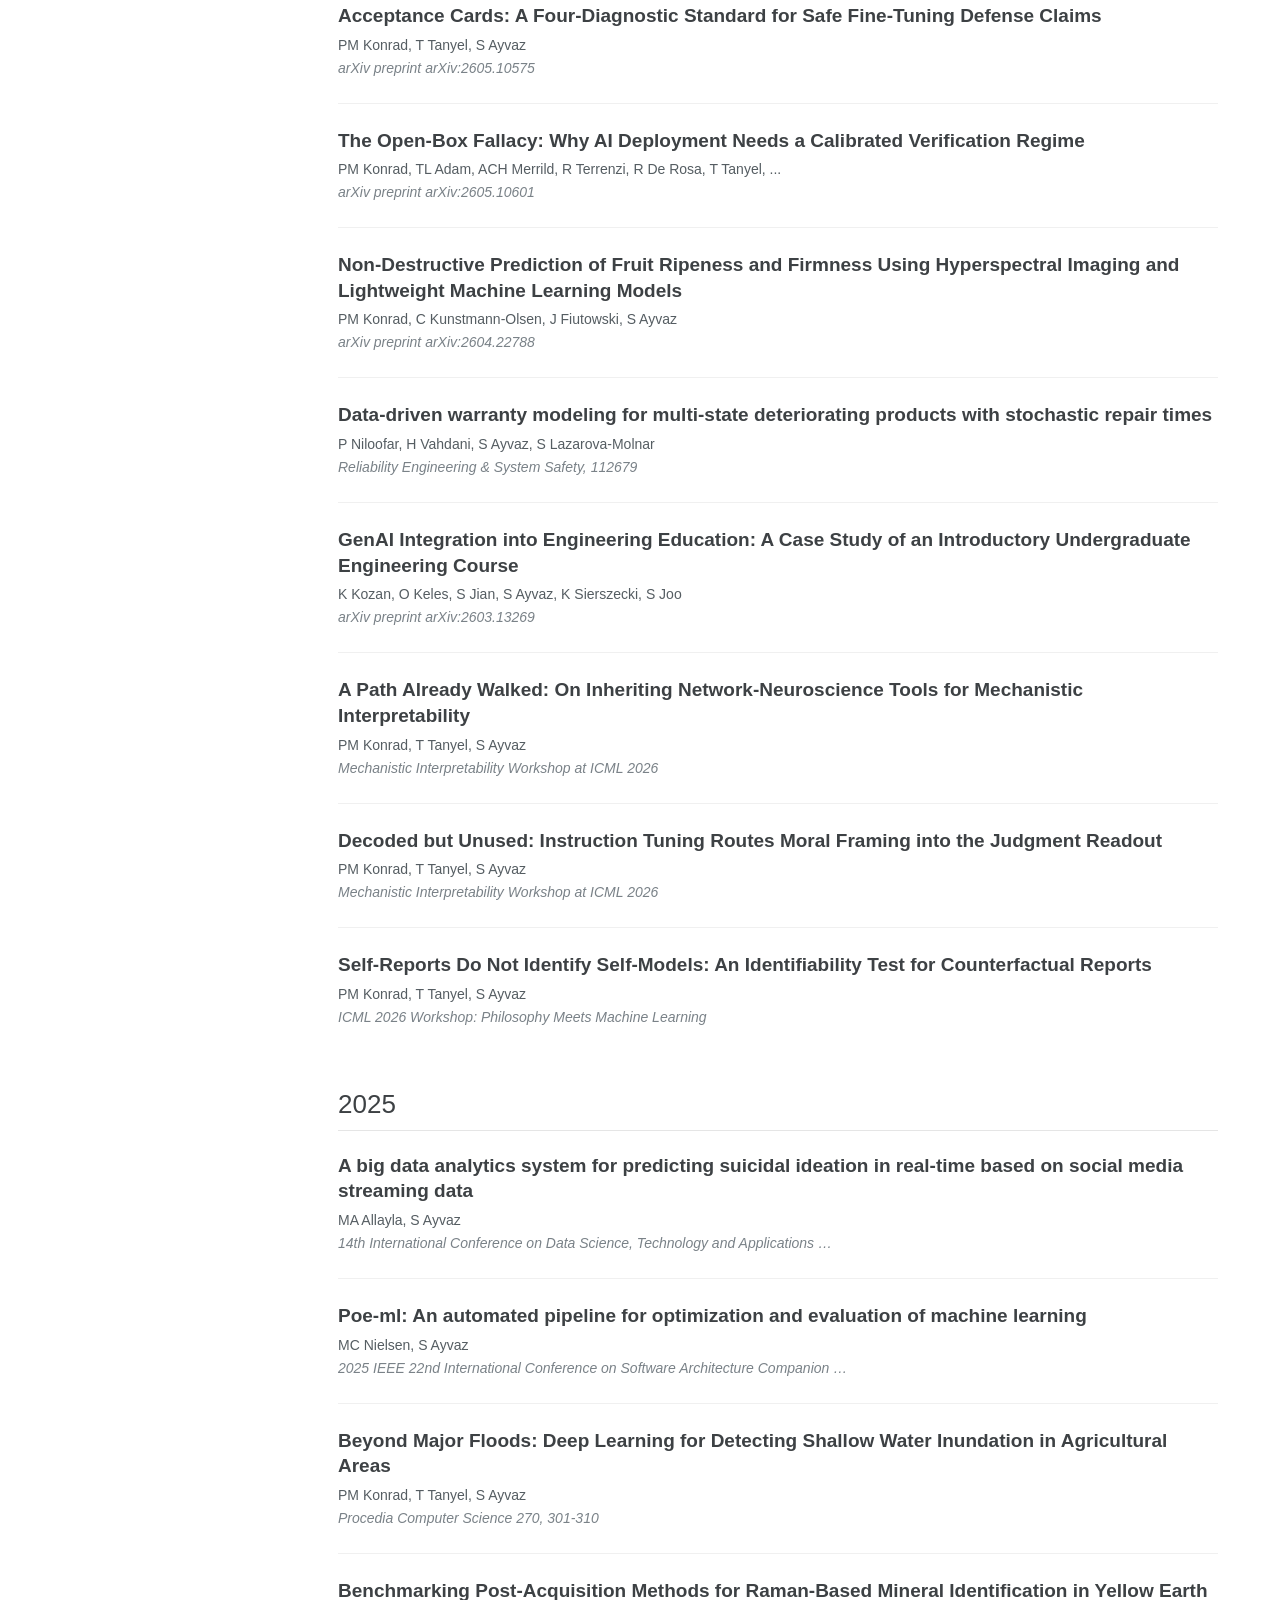
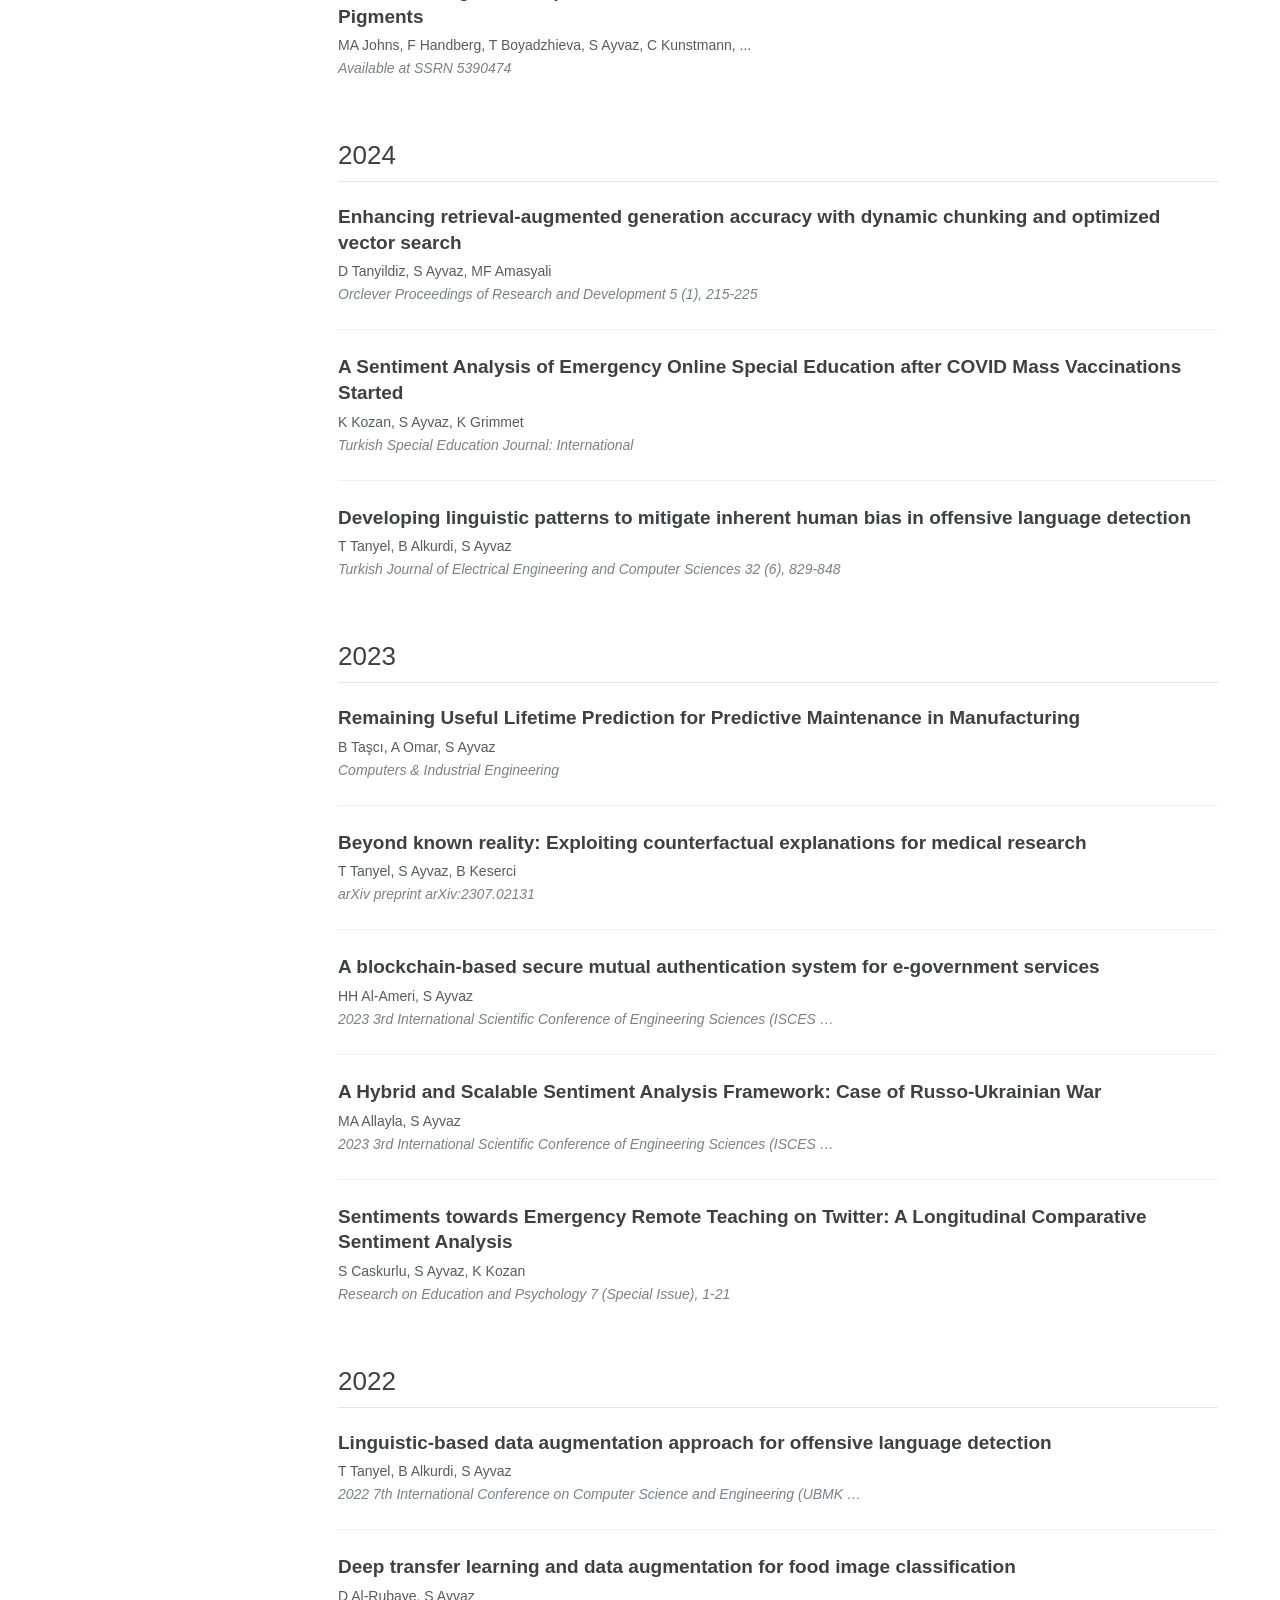
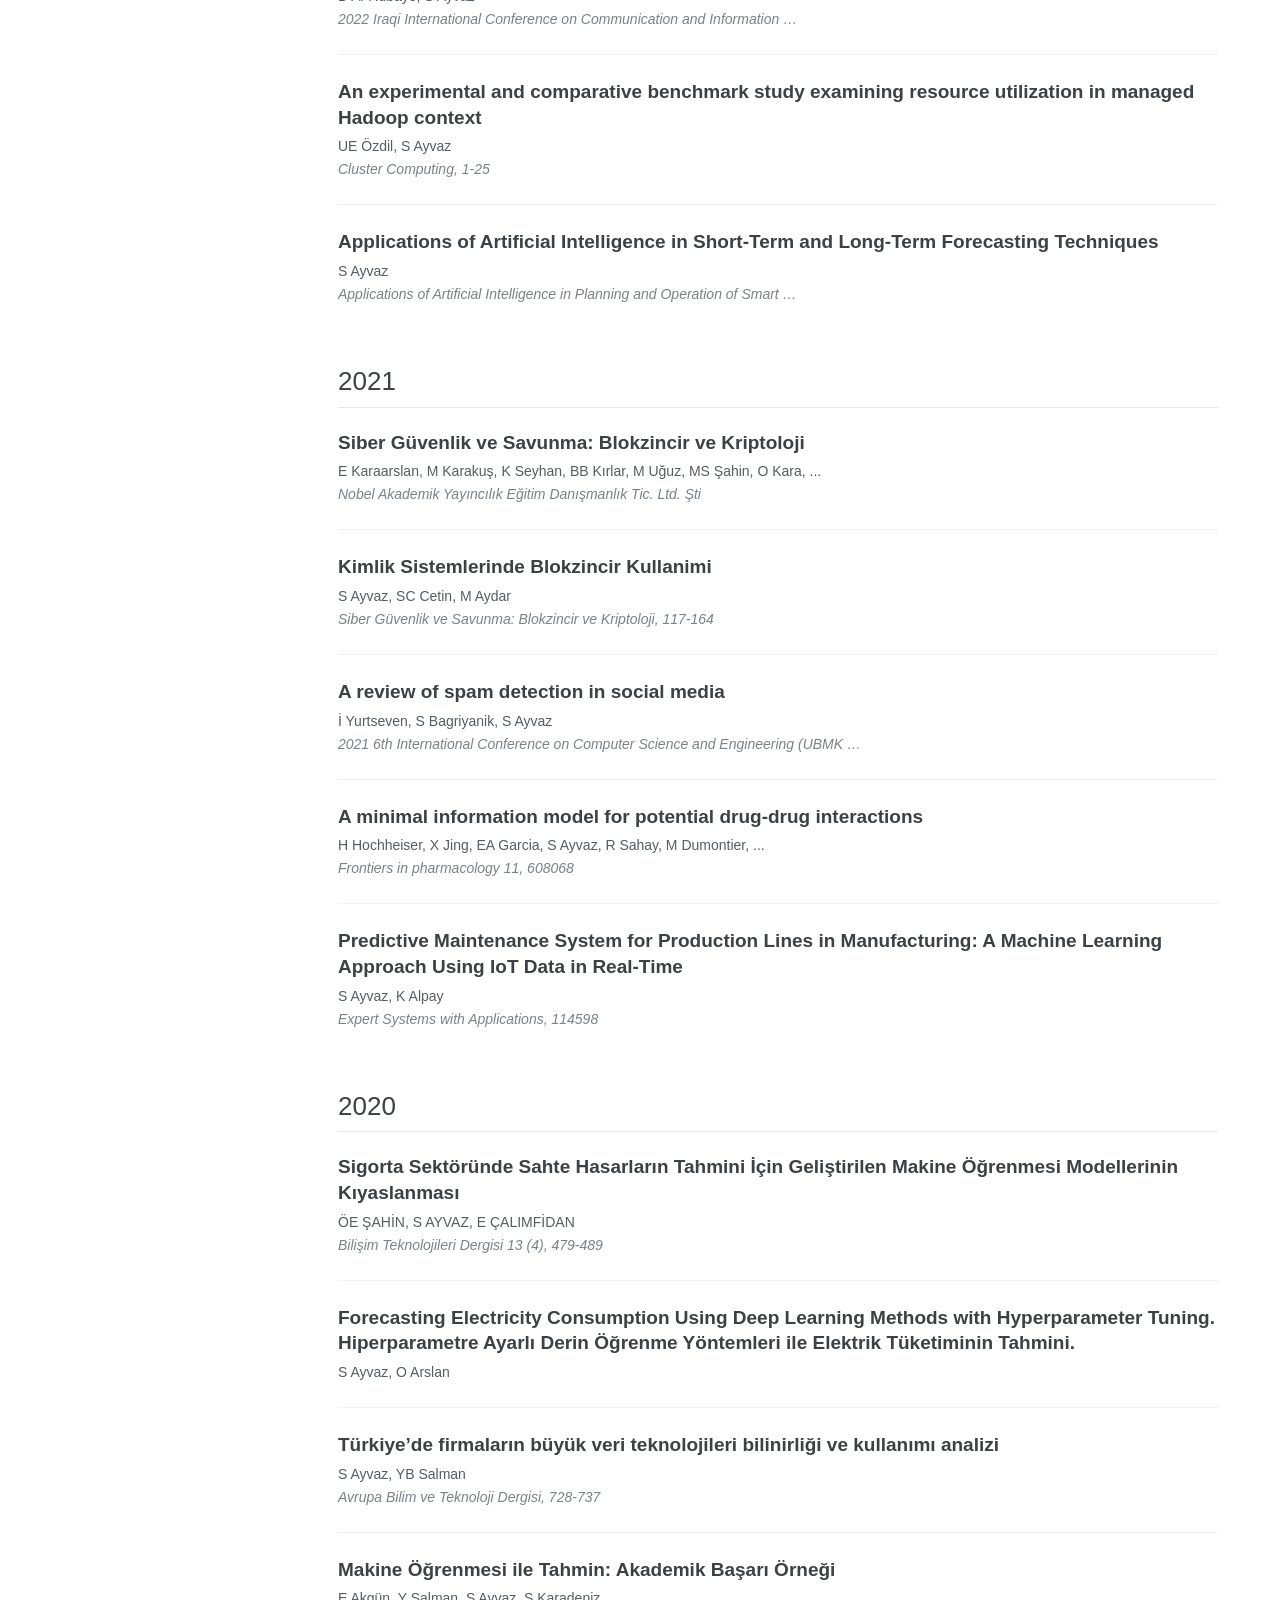
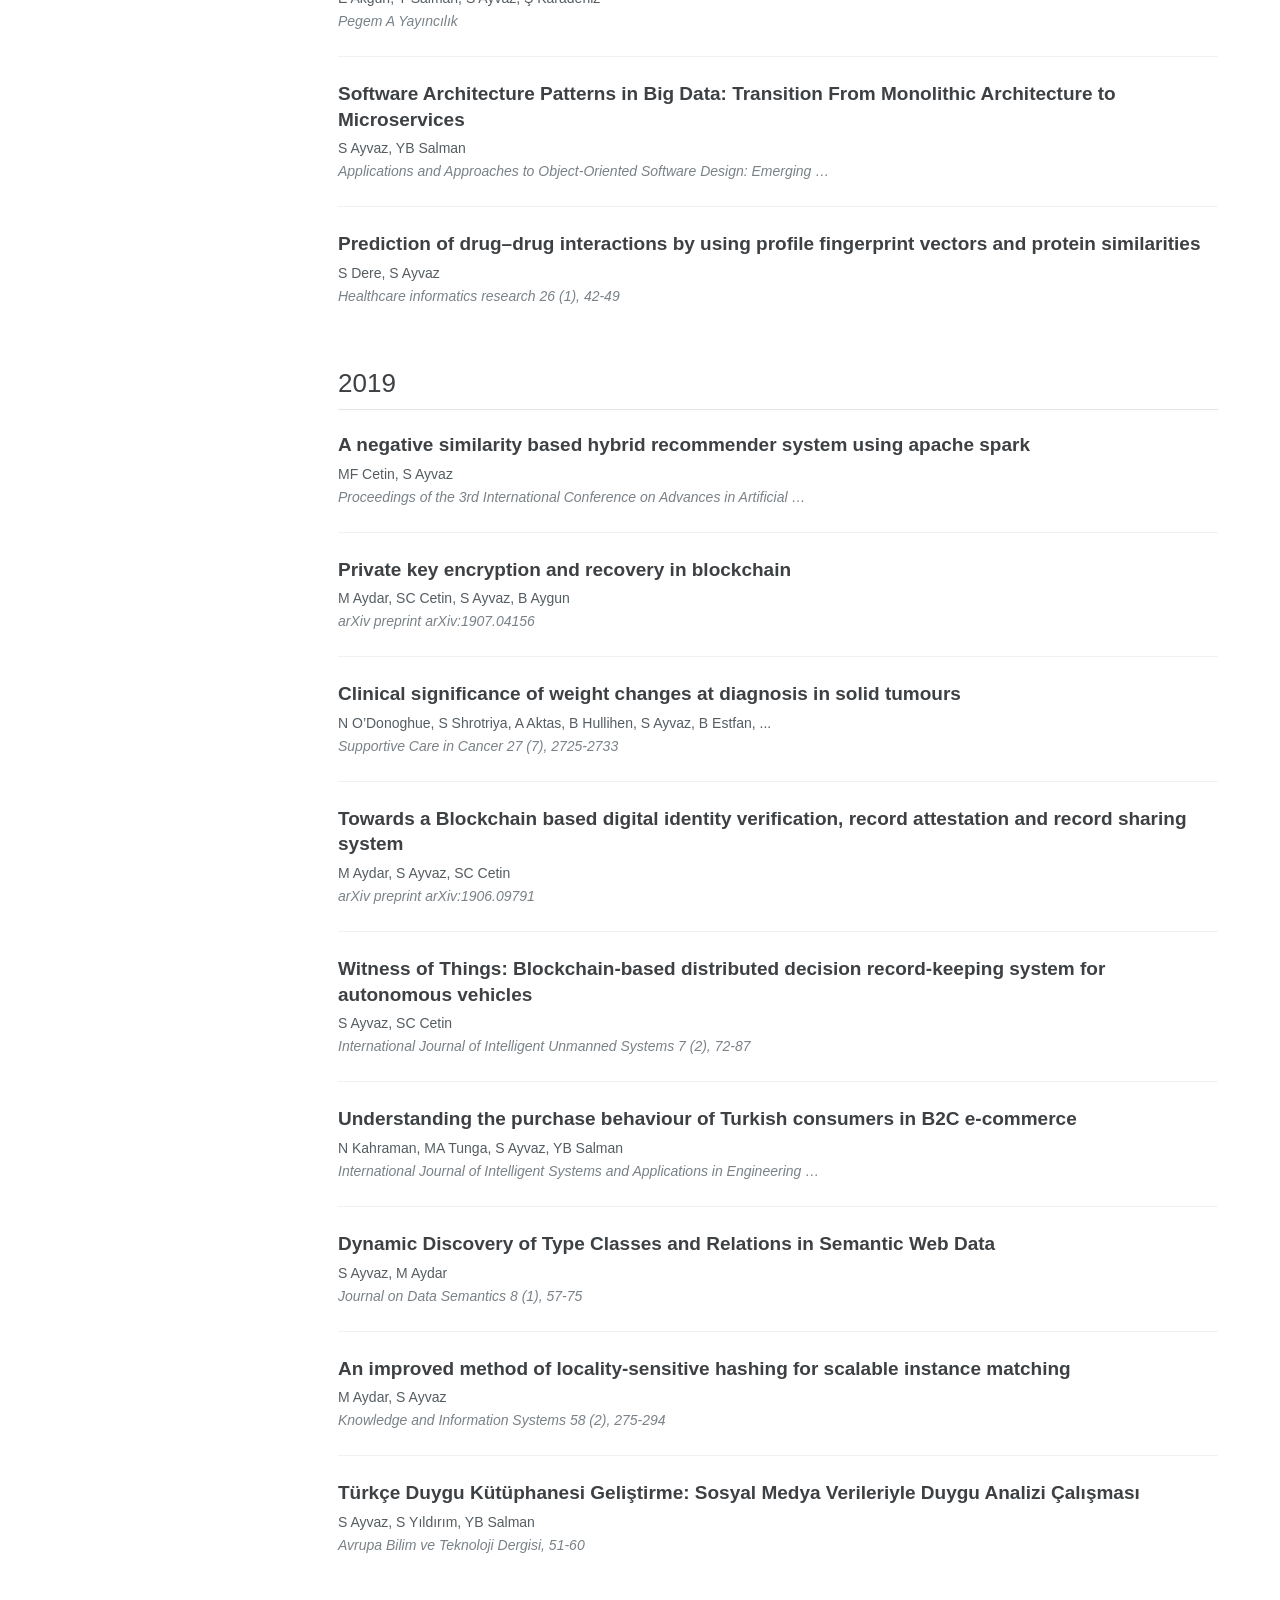
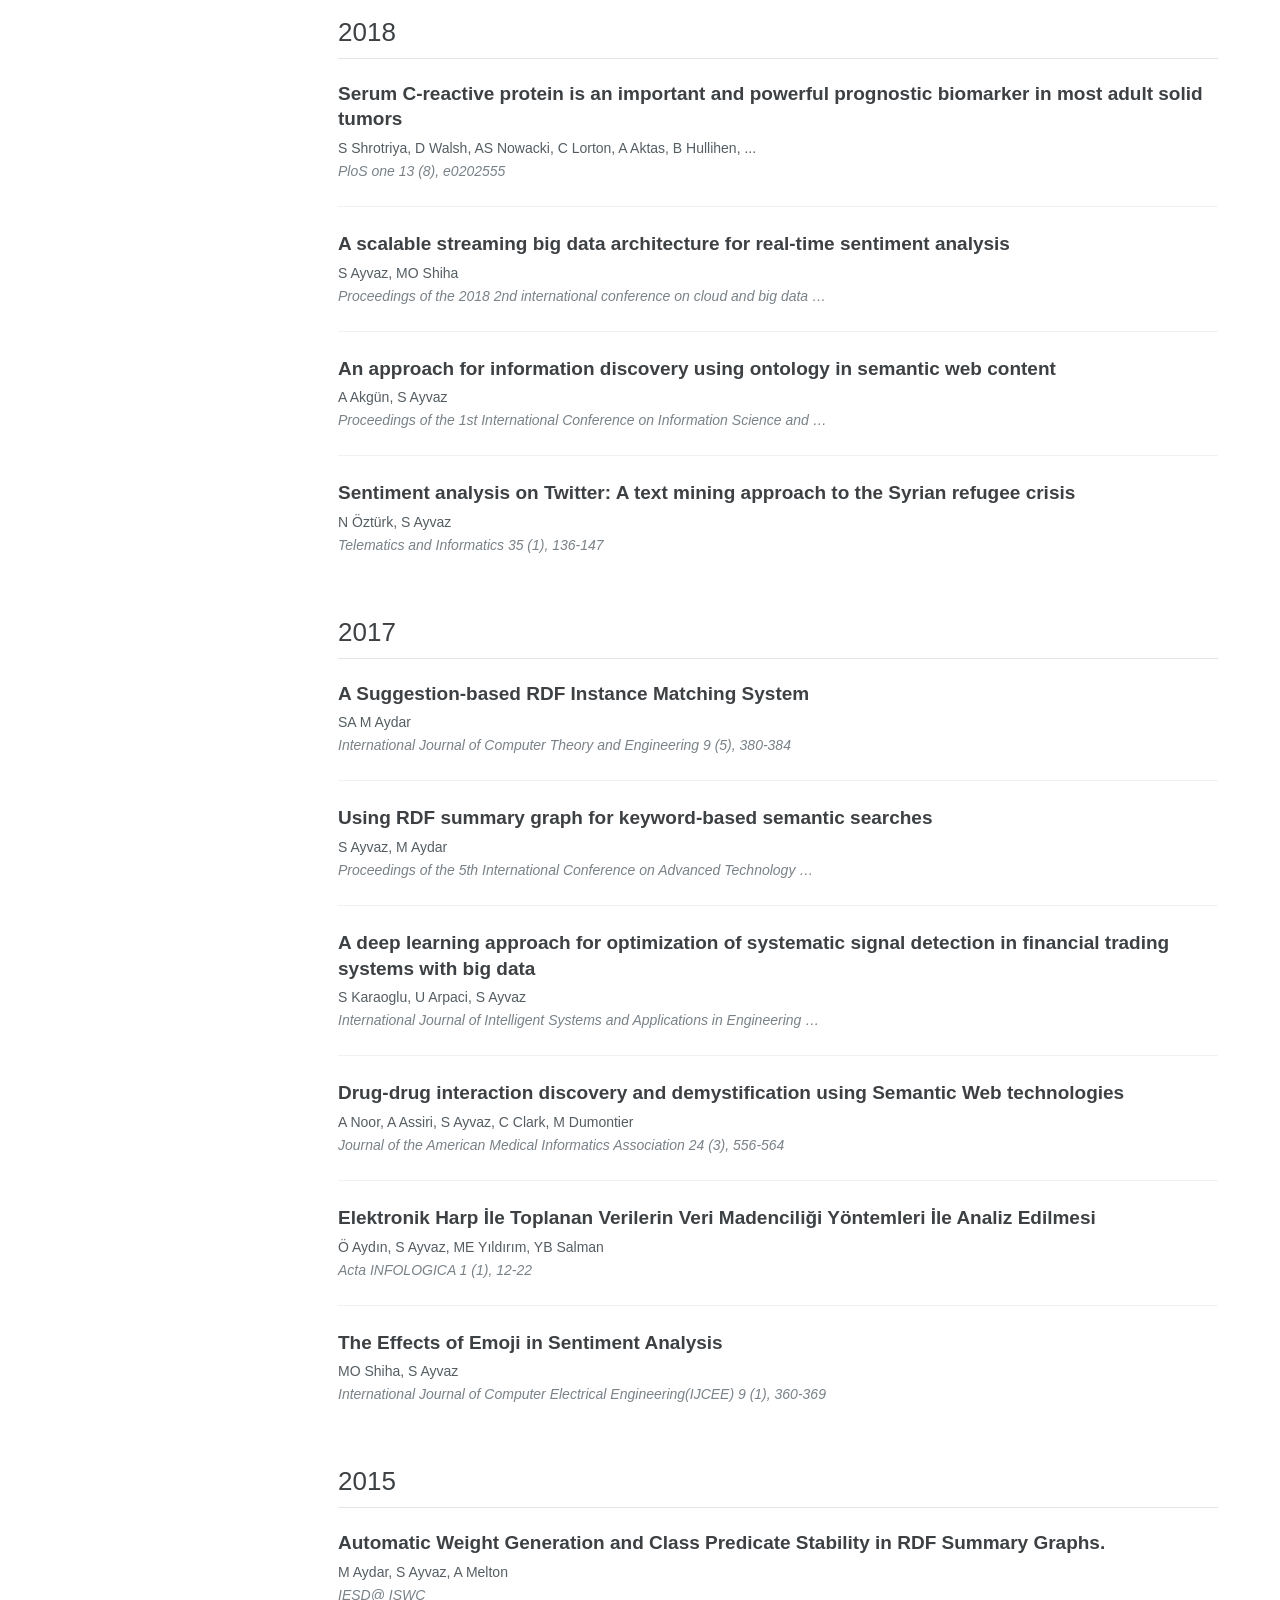
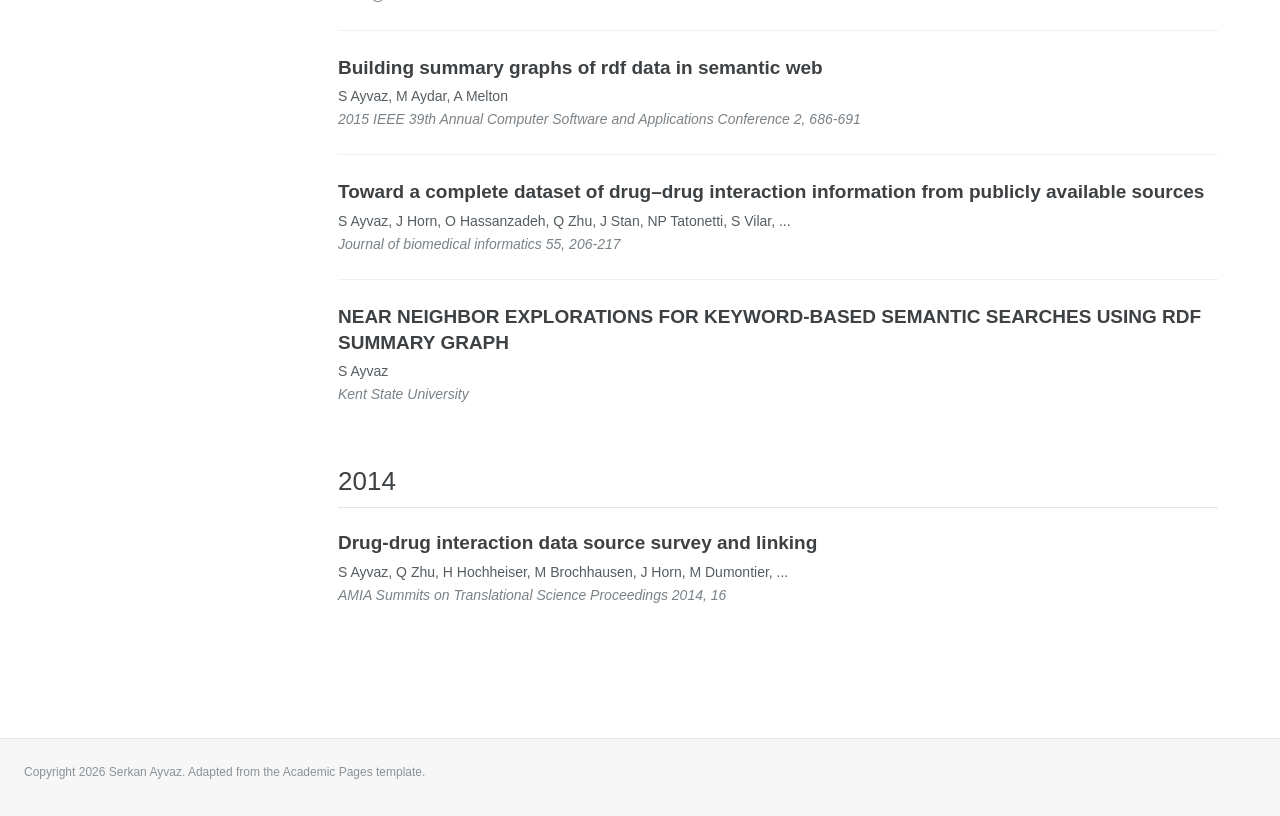
<file: publications/index.html>
<!DOCTYPE html><html lang="en"><head><meta charSet="utf-8"/><meta name="viewport" content="width=device-width, initial-scale=1"/><link rel="preload" href="/serkan-ayvaz-photo.jpg" as="image"/><link rel="stylesheet" href="/_next/static/css/index.6R1_Y6e_.css" data-rsc-css-href="/_next/static/css/index.6R1_Y6e_.css" data-precedence="vite-rsc/importer-resources"/><link rel="modulepreload" fetchPriority="low" href="/_next/static/chunks/index-CJVQg-9z.js"/><script src="/_next/static/chunks/rolldown-runtime-C60lm6uB.js" type="module" async=""></script><script src="/_next/static/chunks/framework-BgSIrAUN.js" type="module" async=""></script><link rel="modulepreload" href="/_next/static/chunks/layout-segment-context-BPFNPwGB.js" crossorigin=""/><title>Publications - Serkan Ayvaz</title><meta name="description" content="Complete Google Scholar publication list for Serkan Ayvaz."/><meta property="og:title" content="Publications - Serkan Ayvaz"/><meta property="og:description" content="Complete Google Scholar publication list for Serkan Ayvaz."/><meta name="twitter:card" content="summary"/><meta name="twitter:title" content="Publications - Serkan Ayvaz"/><meta name="twitter:description" content="Complete Google Scholar publication list for Serkan Ayvaz."/><link rel="shortcut icon" href="/favicon.svg"/><link rel="icon" href="/favicon.svg"/><script>Object.assign(((self[Symbol.for("vinext.navigationRuntime")]??={bootstrap:{routeManifest:null},functions:{}}).bootstrap.rsc??={rsc:[]}),{params:{},nav:{"pathname":"/publications","searchParams":[]}})</script><link rel="modulepreload" href="/_next/static/chunks/index-CJVQg-9z.js" />
</head><body><header class="masthead"><div class="masthead-inner"><a class="site-title" href="/">Serkan Ayvaz</a><nav aria-label="Primary navigation"><a class="" href="/">About</a><a class="active" aria-current="page" href="/publications">Publications</a><a class="" href="/teaching">Teaching</a></nav></div></header><div class="page-grid"><aside class="author-profile" aria-label="Author profile"><img class="author-avatar" src="/serkan-ayvaz-photo.jpg" alt="Serkan Ayvaz"/><div class="author-content"><h2>Serkan Ayvaz</h2><p>Associate Professor of Computer Science</p></div><ul class="author-links"><li><span aria-hidden="true">●</span> Sønderborg, Denmark</li><li><span aria-hidden="true">●</span> University of Southern Denmark</li><li><a href="mailto:seay@mmmi.sdu.dk"><span aria-hidden="true">@</span> Email</a></li><li><a href="https://scholar.google.com/citations?user=ihaclQQAAAAJ&amp;hl=en" target="_blank" rel="noreferrer"><span aria-hidden="true">G</span> Google Scholar</a></li><li><a href="https://orcid.org/0000-0003-2016-4443" target="_blank" rel="noreferrer"><span aria-hidden="true">O</span> ORCID</a></li><li><a href="https://www.scopus.com/authid/detail.uri?authorId=56676074300" target="_blank" rel="noreferrer"><span aria-hidden="true">S</span> Scopus</a></li><li><a href="https://portal.findresearcher.sdu.dk/en/persons/seay/" target="_blank" rel="noreferrer"><span aria-hidden="true">U</span> SDU profile</a></li></ul></aside><main class="page-content"><h1 class="page-title">Publications</h1><div class="publication-years"><section class="year-group"><h2>2026</h2><div class="archive-list"><article class="archive-item scholar-item"><h3><a href="https://scholar.google.com/citations?view_op=view_citation&amp;hl=en&amp;user=ihaclQQAAAAJ&amp;pagesize=100&amp;sortby=pubdate&amp;citation_for_view=ihaclQQAAAAJ:1qzjygNMrQYC" target="_blank" rel="noreferrer">Routing Subspaces: Auditing Evaluation-to-Deployment Mismatch in Fine-Tuned Language Models</a></h3><p class="paper-authors">PM Konrad, T Tanyel, S Ayvaz</p><p class="paper-venue">NeurIPS 2026, Main Track (accepted)</p></article><article class="archive-item scholar-item"><h3>Taxonomic and Spatial Geometry in Phytoplankton Monitoring Data</h3><p class="paper-authors">Ane Cathrine Holst Merrild, Serkan Ayvaz</p><p class="paper-venue">Geometric Distributional Deep Learning Workshop at NeurIPS (accepted)</p></article><article class="archive-item scholar-item"><h3><a href="https://scholar.google.com/citations?view_op=view_citation&amp;hl=en&amp;user=ihaclQQAAAAJ&amp;pagesize=100&amp;sortby=pubdate&amp;citation_for_view=ihaclQQAAAAJ:XiSMed-E-HIC" target="_blank" rel="noreferrer">Challenges in Deep Learning-Based Small Organ Segmentation A Benchmarking Perspective for Medical Research with Limited Datasets</a></h3><p class="paper-authors">P Konrad, AA Popa, Y Sabzehmeidani, L Zhong, M Tripathy, ...</p><p class="paper-venue">Biomedical Signal Processing and Control 128 (111226), https://doi.org/10 …</p></article><article class="archive-item scholar-item"><h3><a href="https://scholar.google.com/citations?view_op=view_citation&amp;hl=en&amp;user=ihaclQQAAAAJ&amp;pagesize=100&amp;sortby=pubdate&amp;citation_for_view=ihaclQQAAAAJ:bnK-pcrLprsC" target="_blank" rel="noreferrer">CAKE: Cloud Architecture Knowledge Evaluation of Large Language Models</a></h3><p class="paper-authors">TL Adam, PM Konrad, R Terrenzi, FG Lukas, R Yilmaz, K Sierszecki, ...</p><p class="paper-venue">IEEE 23rd International Conference on Software Architecture Companion (ICSA …</p></article><article class="archive-item scholar-item"><h3><a href="https://scholar.google.com/citations?view_op=view_citation&amp;hl=en&amp;user=ihaclQQAAAAJ&amp;pagesize=100&amp;sortby=pubdate&amp;citation_for_view=ihaclQQAAAAJ:5Ul4iDaHHb8C" target="_blank" rel="noreferrer">A Reference Architecture for Agentic Hybrid Retrieval in Dataset Search</a></h3><p class="paper-authors">R Terrenzi, PM Konrad, TL Adam, S Ayvaz</p><p class="paper-venue">IEEE 23rd International Conference on Software Architecture Companion (ICSA …</p></article><article class="archive-item scholar-item"><h3><a href="https://scholar.google.com/citations?view_op=view_citation&amp;hl=en&amp;user=ihaclQQAAAAJ&amp;pagesize=100&amp;sortby=pubdate&amp;citation_for_view=ihaclQQAAAAJ:D_sINldO8mEC" target="_blank" rel="noreferrer">PIPER: Content-Based Table Search via Profiling and LLM-Generated Pseudoqueries</a></h3><p class="paper-authors">R Terrenzi, M Falconi, S Ayvaz, P Plebani</p><p class="paper-venue">International Conference on Database and Expert Systems Applications, 197-212</p></article><article class="archive-item scholar-item"><h3><a href="https://scholar.google.com/citations?view_op=view_citation&amp;hl=en&amp;user=ihaclQQAAAAJ&amp;pagesize=100&amp;sortby=pubdate&amp;citation_for_view=ihaclQQAAAAJ:kRWSkSYxWN8C" target="_blank" rel="noreferrer">Faithful or Findable? Evaluating LLM-Generated Metadata for RDF Dataset Search</a></h3><p class="paper-authors">R Terrenzi, S Ayvaz</p><p class="paper-venue">arXiv preprint arXiv:2607.05970</p></article><article class="archive-item scholar-item"><h3><a href="https://scholar.google.com/citations?view_op=view_citation&amp;hl=en&amp;user=ihaclQQAAAAJ&amp;pagesize=100&amp;sortby=pubdate&amp;citation_for_view=ihaclQQAAAAJ:XiVPGOgt02cC" target="_blank" rel="noreferrer">Architecture Without Architects: How AI Coding Agents Shape Software Architecture</a></h3><p class="paper-authors">PM Konrad, TL Adam, R Terrenzi, S Ayvaz</p><p class="paper-venue">2026 IEEE 23rd International Conference on Software Architecture Companion …</p></article><article class="archive-item scholar-item"><h3><a href="https://scholar.google.com/citations?view_op=view_citation&amp;hl=en&amp;user=ihaclQQAAAAJ&amp;pagesize=100&amp;sortby=pubdate&amp;citation_for_view=ihaclQQAAAAJ:BrmTIyaxlBUC" target="_blank" rel="noreferrer">Comparing post-acquisition methods for Raman-based mineral identification of particles in yellow earth pigments</a></h3><p class="paper-authors">MA Johns, F Handberg, H Groß, T Boyadzhieva, A Laghrissi, T Zeeck, ...</p><p class="paper-venue">Spectrochimica Acta Part A: Molecular and Biomolecular Spectroscopy, 128238</p></article><article class="archive-item scholar-item"><h3><a href="https://scholar.google.com/citations?view_op=view_citation&amp;hl=en&amp;user=ihaclQQAAAAJ&amp;pagesize=100&amp;sortby=pubdate&amp;citation_for_view=ihaclQQAAAAJ:eJXPG6dFmWUC" target="_blank" rel="noreferrer">Why Neighborhoods Matter: Traversal Context and Provenance in Agentic GraphRAG</a></h3><p class="paper-authors">R Terrenzi, M von Zastrow, S Ayvaz</p><p class="paper-venue">arXiv preprint arXiv:2605.15109</p></article><article class="archive-item scholar-item"><h3><a href="https://scholar.google.com/citations?view_op=view_citation&amp;hl=en&amp;user=ihaclQQAAAAJ&amp;pagesize=100&amp;sortby=pubdate&amp;citation_for_view=ihaclQQAAAAJ:VOx2b1Wkg3QC" target="_blank" rel="noreferrer">Acceptance Cards: A Four-Diagnostic Standard for Safe Fine-Tuning Defense Claims</a></h3><p class="paper-authors">PM Konrad, T Tanyel, S Ayvaz</p><p class="paper-venue">arXiv preprint arXiv:2605.10575</p></article><article class="archive-item scholar-item"><h3><a href="https://scholar.google.com/citations?view_op=view_citation&amp;hl=en&amp;user=ihaclQQAAAAJ&amp;pagesize=100&amp;sortby=pubdate&amp;citation_for_view=ihaclQQAAAAJ:fQNAKQ3IYiAC" target="_blank" rel="noreferrer">The Open-Box Fallacy: Why AI Deployment Needs a Calibrated Verification Regime</a></h3><p class="paper-authors">PM Konrad, TL Adam, ACH Merrild, R Terrenzi, R De Rosa, T Tanyel, ...</p><p class="paper-venue">arXiv preprint arXiv:2605.10601</p></article><article class="archive-item scholar-item"><h3><a href="https://scholar.google.com/citations?view_op=view_citation&amp;hl=en&amp;user=ihaclQQAAAAJ&amp;pagesize=100&amp;sortby=pubdate&amp;citation_for_view=ihaclQQAAAAJ:LPZeul_q3PIC" target="_blank" rel="noreferrer">Non-Destructive Prediction of Fruit Ripeness and Firmness Using Hyperspectral Imaging and Lightweight Machine Learning Models</a></h3><p class="paper-authors">PM Konrad, C Kunstmann-Olsen, J Fiutowski, S Ayvaz</p><p class="paper-venue">arXiv preprint arXiv:2604.22788</p></article><article class="archive-item scholar-item"><h3><a href="https://scholar.google.com/citations?view_op=view_citation&amp;hl=en&amp;user=ihaclQQAAAAJ&amp;pagesize=100&amp;sortby=pubdate&amp;citation_for_view=ihaclQQAAAAJ:B3FOqHPlNUQC" target="_blank" rel="noreferrer">Data-driven warranty modeling for multi-state deteriorating products with stochastic repair times</a></h3><p class="paper-authors">P Niloofar, H Vahdani, S Ayvaz, S Lazarova-Molnar</p><p class="paper-venue">Reliability Engineering &amp; System Safety, 112679</p></article><article class="archive-item scholar-item"><h3><a href="https://scholar.google.com/citations?view_op=view_citation&amp;hl=en&amp;user=ihaclQQAAAAJ&amp;pagesize=100&amp;sortby=pubdate&amp;citation_for_view=ihaclQQAAAAJ:4fKUyHm3Qg0C" target="_blank" rel="noreferrer">GenAI Integration into Engineering Education: A Case Study of an Introductory Undergraduate Engineering Course</a></h3><p class="paper-authors">K Kozan, O Keles, S Jian, S Ayvaz, K Sierszecki, S Joo</p><p class="paper-venue">arXiv preprint arXiv:2603.13269</p></article><article class="archive-item scholar-item"><h3><a href="https://scholar.google.com/citations?view_op=view_citation&amp;hl=en&amp;user=ihaclQQAAAAJ&amp;pagesize=100&amp;sortby=pubdate&amp;citation_for_view=ihaclQQAAAAJ:mvPsJ3kp5DgC" target="_blank" rel="noreferrer">A Path Already Walked: On Inheriting Network-Neuroscience Tools for Mechanistic Interpretability</a></h3><p class="paper-authors">PM Konrad, T Tanyel, S Ayvaz</p><p class="paper-venue">Mechanistic Interpretability Workshop at ICML 2026</p></article><article class="archive-item scholar-item"><h3><a href="https://scholar.google.com/citations?view_op=view_citation&amp;hl=en&amp;user=ihaclQQAAAAJ&amp;pagesize=100&amp;sortby=pubdate&amp;citation_for_view=ihaclQQAAAAJ:q3oQSFYPqjQC" target="_blank" rel="noreferrer">Decoded but Unused: Instruction Tuning Routes Moral Framing into the Judgment Readout</a></h3><p class="paper-authors">PM Konrad, T Tanyel, S Ayvaz</p><p class="paper-venue">Mechanistic Interpretability Workshop at ICML 2026</p></article><article class="archive-item scholar-item"><h3><a href="https://scholar.google.com/citations?view_op=view_citation&amp;hl=en&amp;user=ihaclQQAAAAJ&amp;pagesize=100&amp;sortby=pubdate&amp;citation_for_view=ihaclQQAAAAJ:eflP2zaiRacC" target="_blank" rel="noreferrer">Self-Reports Do Not Identify Self-Models: An Identifiability Test for Counterfactual Reports</a></h3><p class="paper-authors">PM Konrad, T Tanyel, S Ayvaz</p><p class="paper-venue">ICML 2026 Workshop: Philosophy Meets Machine Learning</p></article></div></section><section class="year-group"><h2>2025</h2><div class="archive-list"><article class="archive-item scholar-item"><h3><a href="https://scholar.google.com/citations?view_op=view_citation&amp;hl=en&amp;user=ihaclQQAAAAJ&amp;pagesize=100&amp;sortby=pubdate&amp;citation_for_view=ihaclQQAAAAJ:dshw04ExmUIC" target="_blank" rel="noreferrer">A big data analytics system for predicting suicidal ideation in real-time based on social media streaming data</a></h3><p class="paper-authors">MA Allayla, S Ayvaz</p><p class="paper-venue">14th International Conference on Data Science, Technology and Applications …</p></article><article class="archive-item scholar-item"><h3><a href="https://scholar.google.com/citations?view_op=view_citation&amp;hl=en&amp;user=ihaclQQAAAAJ&amp;pagesize=100&amp;sortby=pubdate&amp;citation_for_view=ihaclQQAAAAJ:OU6Ihb5iCvQC" target="_blank" rel="noreferrer">Poe-ml: An automated pipeline for optimization and evaluation of machine learning</a></h3><p class="paper-authors">MC Nielsen, S Ayvaz</p><p class="paper-venue">2025 IEEE 22nd International Conference on Software Architecture Companion …</p></article><article class="archive-item scholar-item"><h3><a href="https://scholar.google.com/citations?view_op=view_citation&amp;hl=en&amp;user=ihaclQQAAAAJ&amp;pagesize=100&amp;sortby=pubdate&amp;citation_for_view=ihaclQQAAAAJ:Tiz5es2fbqcC" target="_blank" rel="noreferrer">Beyond Major Floods: Deep Learning for Detecting Shallow Water Inundation in Agricultural Areas</a></h3><p class="paper-authors">PM Konrad, T Tanyel, S Ayvaz</p><p class="paper-venue">Procedia Computer Science 270, 301-310</p></article><article class="archive-item scholar-item"><h3><a href="https://scholar.google.com/citations?view_op=view_citation&amp;hl=en&amp;user=ihaclQQAAAAJ&amp;pagesize=100&amp;sortby=pubdate&amp;citation_for_view=ihaclQQAAAAJ:u9iWguZQMMsC" target="_blank" rel="noreferrer">Benchmarking Post-Acquisition Methods for Raman-Based Mineral Identification in Yellow Earth Pigments</a></h3><p class="paper-authors">MA Johns, F Handberg, T Boyadzhieva, S Ayvaz, C Kunstmann, ...</p><p class="paper-venue">Available at SSRN 5390474</p></article></div></section><section class="year-group"><h2>2024</h2><div class="archive-list"><article class="archive-item scholar-item"><h3><a href="https://scholar.google.com/citations?view_op=view_citation&amp;hl=en&amp;user=ihaclQQAAAAJ&amp;pagesize=100&amp;sortby=pubdate&amp;citation_for_view=ihaclQQAAAAJ:SP6oXDckpogC" target="_blank" rel="noreferrer">Enhancing retrieval-augmented generation accuracy with dynamic chunking and optimized vector search</a></h3><p class="paper-authors">D Tanyildiz, S Ayvaz, MF Amasyali</p><p class="paper-venue">Orclever Proceedings of Research and Development 5 (1), 215-225</p></article><article class="archive-item scholar-item"><h3><a href="https://scholar.google.com/citations?view_op=view_citation&amp;hl=en&amp;user=ihaclQQAAAAJ&amp;pagesize=100&amp;sortby=pubdate&amp;citation_for_view=ihaclQQAAAAJ:UxriW0iASnsC" target="_blank" rel="noreferrer">A Sentiment Analysis of Emergency Online Special Education after COVID Mass Vaccinations Started</a></h3><p class="paper-authors">K Kozan, S Ayvaz, K Grimmet</p><p class="paper-venue">Turkish Special Education Journal: International</p></article><article class="archive-item scholar-item"><h3><a href="https://scholar.google.com/citations?view_op=view_citation&amp;hl=en&amp;user=ihaclQQAAAAJ&amp;pagesize=100&amp;sortby=pubdate&amp;citation_for_view=ihaclQQAAAAJ:nb7KW1ujOQ8C" target="_blank" rel="noreferrer">Developing linguistic patterns to mitigate inherent human bias in offensive language detection</a></h3><p class="paper-authors">T Tanyel, B Alkurdi, S Ayvaz</p><p class="paper-venue">Turkish Journal of Electrical Engineering and Computer Sciences 32 (6), 829-848</p></article></div></section><section class="year-group"><h2>2023</h2><div class="archive-list"><article class="archive-item scholar-item"><h3><a href="https://scholar.google.com/citations?view_op=view_citation&amp;hl=en&amp;user=ihaclQQAAAAJ&amp;pagesize=100&amp;sortby=pubdate&amp;citation_for_view=ihaclQQAAAAJ:4OULZ7Gr8RgC" target="_blank" rel="noreferrer">Remaining Useful Lifetime Prediction for Predictive Maintenance in Manufacturing</a></h3><p class="paper-authors">B Taşcı, A Omar, S Ayvaz</p><p class="paper-venue">Computers &amp; Industrial Engineering</p></article><article class="archive-item scholar-item"><h3><a href="https://scholar.google.com/citations?view_op=view_citation&amp;hl=en&amp;user=ihaclQQAAAAJ&amp;pagesize=100&amp;sortby=pubdate&amp;citation_for_view=ihaclQQAAAAJ:D03iK_w7-QYC" target="_blank" rel="noreferrer">Beyond known reality: Exploiting counterfactual explanations for medical research</a></h3><p class="paper-authors">T Tanyel, S Ayvaz, B Keserci</p><p class="paper-venue">arXiv preprint arXiv:2307.02131</p></article><article class="archive-item scholar-item"><h3><a href="https://scholar.google.com/citations?view_op=view_citation&amp;hl=en&amp;user=ihaclQQAAAAJ&amp;pagesize=100&amp;sortby=pubdate&amp;citation_for_view=ihaclQQAAAAJ:P5F9QuxV20EC" target="_blank" rel="noreferrer">A blockchain-based secure mutual authentication system for e-government services</a></h3><p class="paper-authors">HH Al-Ameri, S Ayvaz</p><p class="paper-venue">2023 3rd International Scientific Conference of Engineering Sciences (ISCES …</p></article><article class="archive-item scholar-item"><h3><a href="https://scholar.google.com/citations?view_op=view_citation&amp;hl=en&amp;user=ihaclQQAAAAJ&amp;pagesize=100&amp;sortby=pubdate&amp;citation_for_view=ihaclQQAAAAJ:1sJd4Hv_s6UC" target="_blank" rel="noreferrer">A Hybrid and Scalable Sentiment Analysis Framework: Case of Russo-Ukrainian War</a></h3><p class="paper-authors">MA Allayla, S Ayvaz</p><p class="paper-venue">2023 3rd International Scientific Conference of Engineering Sciences (ISCES …</p></article><article class="archive-item scholar-item"><h3><a href="https://scholar.google.com/citations?view_op=view_citation&amp;hl=en&amp;user=ihaclQQAAAAJ&amp;pagesize=100&amp;sortby=pubdate&amp;citation_for_view=ihaclQQAAAAJ:cFHS6HbyZ2cC" target="_blank" rel="noreferrer">Sentiments towards Emergency Remote Teaching on Twitter: A Longitudinal Comparative Sentiment Analysis</a></h3><p class="paper-authors">S Caskurlu, S Ayvaz, K Kozan</p><p class="paper-venue">Research on Education and Psychology 7 (Special Issue), 1-21</p></article></div></section><section class="year-group"><h2>2022</h2><div class="archive-list"><article class="archive-item scholar-item"><h3><a href="https://scholar.google.com/citations?view_op=view_citation&amp;hl=en&amp;user=ihaclQQAAAAJ&amp;pagesize=100&amp;sortby=pubdate&amp;citation_for_view=ihaclQQAAAAJ:u_35RYKgDlwC" target="_blank" rel="noreferrer">Linguistic-based data augmentation approach for offensive language detection</a></h3><p class="paper-authors">T Tanyel, B Alkurdi, S Ayvaz</p><p class="paper-venue">2022 7th International Conference on Computer Science and Engineering (UBMK …</p></article><article class="archive-item scholar-item"><h3><a href="https://scholar.google.com/citations?view_op=view_citation&amp;hl=en&amp;user=ihaclQQAAAAJ&amp;pagesize=100&amp;sortby=pubdate&amp;citation_for_view=ihaclQQAAAAJ:fPk4N6BV_jEC" target="_blank" rel="noreferrer">Deep transfer learning and data augmentation for food image classification</a></h3><p class="paper-authors">D Al-Rubaye, S Ayvaz</p><p class="paper-venue">2022 Iraqi International Conference on Communication and Information …</p></article><article class="archive-item scholar-item"><h3><a href="https://scholar.google.com/citations?view_op=view_citation&amp;hl=en&amp;user=ihaclQQAAAAJ&amp;pagesize=100&amp;sortby=pubdate&amp;citation_for_view=ihaclQQAAAAJ:70eg2SAEIzsC" target="_blank" rel="noreferrer">An experimental and comparative benchmark study examining resource utilization in managed Hadoop context</a></h3><p class="paper-authors">UE Özdil, S Ayvaz</p><p class="paper-venue">Cluster Computing, 1-25</p></article><article class="archive-item scholar-item"><h3><a href="https://scholar.google.com/citations?view_op=view_citation&amp;hl=en&amp;user=ihaclQQAAAAJ&amp;pagesize=100&amp;sortby=pubdate&amp;citation_for_view=ihaclQQAAAAJ:M05iB0D1s5AC" target="_blank" rel="noreferrer">Applications of Artificial Intelligence in Short-Term and Long-Term Forecasting Techniques</a></h3><p class="paper-authors">S Ayvaz</p><p class="paper-venue">Applications of Artificial Intelligence in Planning and Operation of Smart …</p></article></div></section><section class="year-group"><h2>2021</h2><div class="archive-list"><article class="archive-item scholar-item"><h3><a href="https://scholar.google.com/citations?view_op=view_citation&amp;hl=en&amp;user=ihaclQQAAAAJ&amp;pagesize=100&amp;sortby=pubdate&amp;citation_for_view=ihaclQQAAAAJ:dfsIfKJdRG4C" target="_blank" rel="noreferrer">Siber Güvenlik ve Savunma: Blokzincir ve Kriptoloji</a></h3><p class="paper-authors">E Karaarslan, M Karakuş, K Seyhan, BB Kırlar, M Uğuz, MS Şahin, O Kara, ...</p><p class="paper-venue">Nobel Akademik Yayıncılık Eğitim Danışmanlık Tic. Ltd. Şti</p></article><article class="archive-item scholar-item"><h3><a href="https://scholar.google.com/citations?view_op=view_citation&amp;hl=en&amp;user=ihaclQQAAAAJ&amp;pagesize=100&amp;sortby=pubdate&amp;citation_for_view=ihaclQQAAAAJ:KxtntwgDAa4C" target="_blank" rel="noreferrer">Kimlik Sistemlerinde Blokzincir Kullanimi</a></h3><p class="paper-authors">S Ayvaz, SC Cetin, M Aydar</p><p class="paper-venue">Siber Güvenlik ve Savunma: Blokzincir ve Kriptoloji, 117-164</p></article><article class="archive-item scholar-item"><h3><a href="https://scholar.google.com/citations?view_op=view_citation&amp;hl=en&amp;user=ihaclQQAAAAJ&amp;pagesize=100&amp;sortby=pubdate&amp;citation_for_view=ihaclQQAAAAJ:35N4QoGY0k4C" target="_blank" rel="noreferrer">A review of spam detection in social media</a></h3><p class="paper-authors">İ Yurtseven, S Bagriyanik, S Ayvaz</p><p class="paper-venue">2021 6th International Conference on Computer Science and Engineering (UBMK …</p></article><article class="archive-item scholar-item"><h3><a href="https://scholar.google.com/citations?view_op=view_citation&amp;hl=en&amp;user=ihaclQQAAAAJ&amp;pagesize=100&amp;sortby=pubdate&amp;citation_for_view=ihaclQQAAAAJ:NMxIlDl6LWMC" target="_blank" rel="noreferrer">A minimal information model for potential drug-drug interactions</a></h3><p class="paper-authors">H Hochheiser, X Jing, EA Garcia, S Ayvaz, R Sahay, M Dumontier, ...</p><p class="paper-venue">Frontiers in pharmacology 11, 608068</p></article><article class="archive-item scholar-item"><h3><a href="https://scholar.google.com/citations?view_op=view_citation&amp;hl=en&amp;user=ihaclQQAAAAJ&amp;pagesize=100&amp;sortby=pubdate&amp;citation_for_view=ihaclQQAAAAJ:YFjsv_pBGBYC" target="_blank" rel="noreferrer">Predictive Maintenance System for Production Lines in Manufacturing: A Machine Learning Approach Using IoT Data in Real-Time</a></h3><p class="paper-authors">S Ayvaz, K Alpay</p><p class="paper-venue">Expert Systems with Applications, 114598</p></article></div></section><section class="year-group"><h2>2020</h2><div class="archive-list"><article class="archive-item scholar-item"><h3><a href="https://scholar.google.com/citations?view_op=view_citation&amp;hl=en&amp;user=ihaclQQAAAAJ&amp;pagesize=100&amp;sortby=pubdate&amp;citation_for_view=ihaclQQAAAAJ:blknAaTinKkC" target="_blank" rel="noreferrer">Sigorta Sektöründe Sahte Hasarların Tahmini İçin Geliştirilen Makine Öğrenmesi Modellerinin Kıyaslanması</a></h3><p class="paper-authors">ÖE ŞAHİN, S AYVAZ, E ÇALIMFİDAN</p><p class="paper-venue">Bilişim Teknolojileri Dergisi 13 (4), 479-489</p></article><article class="archive-item scholar-item"><h3><a href="https://scholar.google.com/citations?view_op=view_citation&amp;hl=en&amp;user=ihaclQQAAAAJ&amp;pagesize=100&amp;sortby=pubdate&amp;citation_for_view=ihaclQQAAAAJ:hMod-77fHWUC" target="_blank" rel="noreferrer">Forecasting Electricity Consumption Using Deep Learning Methods with Hyperparameter Tuning. Hiperparametre Ayarlı Derin Öğrenme Yöntemleri ile Elektrik Tüketiminin Tahmini.</a></h3><p class="paper-authors">S Ayvaz, O Arslan</p></article><article class="archive-item scholar-item"><h3><a href="https://scholar.google.com/citations?view_op=view_citation&amp;hl=en&amp;user=ihaclQQAAAAJ&amp;pagesize=100&amp;sortby=pubdate&amp;citation_for_view=ihaclQQAAAAJ:k_IJM867U9cC" target="_blank" rel="noreferrer">Türkiye’de firmaların büyük veri teknolojileri bilinirliği ve kullanımı analizi</a></h3><p class="paper-authors">S Ayvaz, YB Salman</p><p class="paper-venue">Avrupa Bilim ve Teknoloji Dergisi, 728-737</p></article><article class="archive-item scholar-item"><h3><a href="https://scholar.google.com/citations?view_op=view_citation&amp;hl=en&amp;user=ihaclQQAAAAJ&amp;pagesize=100&amp;sortby=pubdate&amp;citation_for_view=ihaclQQAAAAJ:2P1L_qKh6hAC" target="_blank" rel="noreferrer">Makine Öğrenmesi ile Tahmin: Akademik Başarı Örneği</a></h3><p class="paper-authors">E Akgün, Y Salman, S Ayvaz, Ş Karadeniz</p><p class="paper-venue">Pegem A Yayıncılık</p></article><article class="archive-item scholar-item"><h3><a href="https://scholar.google.com/citations?view_op=view_citation&amp;hl=en&amp;user=ihaclQQAAAAJ&amp;pagesize=100&amp;sortby=pubdate&amp;citation_for_view=ihaclQQAAAAJ:TFP_iSt0sucC" target="_blank" rel="noreferrer">Software Architecture Patterns in Big Data: Transition From Monolithic Architecture to Microservices</a></h3><p class="paper-authors">S Ayvaz, YB Salman</p><p class="paper-venue">Applications and Approaches to Object-Oriented Software Design: Emerging …</p></article><article class="archive-item scholar-item"><h3><a href="https://scholar.google.com/citations?view_op=view_citation&amp;hl=en&amp;user=ihaclQQAAAAJ&amp;pagesize=100&amp;sortby=pubdate&amp;citation_for_view=ihaclQQAAAAJ:bEWYMUwI8FkC" target="_blank" rel="noreferrer">Prediction of drug–drug interactions by using profile fingerprint vectors and protein similarities</a></h3><p class="paper-authors">S Dere, S Ayvaz</p><p class="paper-venue">Healthcare informatics research 26 (1), 42-49</p></article></div></section><section class="year-group"><h2>2019</h2><div class="archive-list"><article class="archive-item scholar-item"><h3><a href="https://scholar.google.com/citations?view_op=view_citation&amp;hl=en&amp;user=ihaclQQAAAAJ&amp;pagesize=100&amp;sortby=pubdate&amp;citation_for_view=ihaclQQAAAAJ:iH-uZ7U-co4C" target="_blank" rel="noreferrer">A negative similarity based hybrid recommender system using apache spark</a></h3><p class="paper-authors">MF Cetin, S Ayvaz</p><p class="paper-venue">Proceedings of the 3rd International Conference on Advances in Artificial …</p></article><article class="archive-item scholar-item"><h3><a href="https://scholar.google.com/citations?view_op=view_citation&amp;hl=en&amp;user=ihaclQQAAAAJ&amp;pagesize=100&amp;sortby=pubdate&amp;citation_for_view=ihaclQQAAAAJ:e5wmG9Sq2KIC" target="_blank" rel="noreferrer">Private key encryption and recovery in blockchain</a></h3><p class="paper-authors">M Aydar, SC Cetin, S Ayvaz, B Aygun</p><p class="paper-venue">arXiv preprint arXiv:1907.04156</p></article><article class="archive-item scholar-item"><h3><a href="https://scholar.google.com/citations?view_op=view_citation&amp;hl=en&amp;user=ihaclQQAAAAJ&amp;pagesize=100&amp;sortby=pubdate&amp;citation_for_view=ihaclQQAAAAJ:ZeXyd9-uunAC" target="_blank" rel="noreferrer">Clinical significance of weight changes at diagnosis in solid tumours</a></h3><p class="paper-authors">N O’Donoghue, S Shrotriya, A Aktas, B Hullihen, S Ayvaz, B Estfan, ...</p><p class="paper-venue">Supportive Care in Cancer 27 (7), 2725-2733</p></article><article class="archive-item scholar-item"><h3><a href="https://scholar.google.com/citations?view_op=view_citation&amp;hl=en&amp;user=ihaclQQAAAAJ&amp;pagesize=100&amp;sortby=pubdate&amp;citation_for_view=ihaclQQAAAAJ:TQgYirikUcIC" target="_blank" rel="noreferrer">Towards a Blockchain based digital identity verification, record attestation and record sharing system</a></h3><p class="paper-authors">M Aydar, S Ayvaz, SC Cetin</p><p class="paper-venue">arXiv preprint arXiv:1906.09791</p></article><article class="archive-item scholar-item"><h3><a href="https://scholar.google.com/citations?view_op=view_citation&amp;hl=en&amp;user=ihaclQQAAAAJ&amp;pagesize=100&amp;sortby=pubdate&amp;citation_for_view=ihaclQQAAAAJ:isC4tDSrTZIC" target="_blank" rel="noreferrer">Witness of Things: Blockchain-based distributed decision record-keeping system for autonomous vehicles</a></h3><p class="paper-authors">S Ayvaz, SC Cetin</p><p class="paper-venue">International Journal of Intelligent Unmanned Systems 7 (2), 72-87</p></article><article class="archive-item scholar-item"><h3><a href="https://scholar.google.com/citations?view_op=view_citation&amp;hl=en&amp;user=ihaclQQAAAAJ&amp;pagesize=100&amp;sortby=pubdate&amp;citation_for_view=ihaclQQAAAAJ:-f6ydRqryjwC" target="_blank" rel="noreferrer">Understanding the purchase behaviour of Turkish consumers in B2C e-commerce</a></h3><p class="paper-authors">N Kahraman, MA Tunga, S Ayvaz, YB Salman</p><p class="paper-venue">International Journal of Intelligent Systems and Applications in Engineering …</p></article><article class="archive-item scholar-item"><h3><a href="https://scholar.google.com/citations?view_op=view_citation&amp;hl=en&amp;user=ihaclQQAAAAJ&amp;pagesize=100&amp;sortby=pubdate&amp;citation_for_view=ihaclQQAAAAJ:UebtZRa9Y70C" target="_blank" rel="noreferrer">Dynamic Discovery of Type Classes and Relations in Semantic Web Data</a></h3><p class="paper-authors">S Ayvaz, M Aydar</p><p class="paper-venue">Journal on Data Semantics 8 (1), 57-75</p></article><article class="archive-item scholar-item"><h3><a href="https://scholar.google.com/citations?view_op=view_citation&amp;hl=en&amp;user=ihaclQQAAAAJ&amp;pagesize=100&amp;sortby=pubdate&amp;citation_for_view=ihaclQQAAAAJ:ULOm3_A8WrAC" target="_blank" rel="noreferrer">An improved method of locality-sensitive hashing for scalable instance matching</a></h3><p class="paper-authors">M Aydar, S Ayvaz</p><p class="paper-venue">Knowledge and Information Systems 58 (2), 275-294</p></article><article class="archive-item scholar-item"><h3><a href="https://scholar.google.com/citations?view_op=view_citation&amp;hl=en&amp;user=ihaclQQAAAAJ&amp;pagesize=100&amp;sortby=pubdate&amp;citation_for_view=ihaclQQAAAAJ:HDshCWvjkbEC" target="_blank" rel="noreferrer">Türkçe Duygu Kütüphanesi Geliştirme: Sosyal Medya Verileriyle Duygu Analizi Çalışması</a></h3><p class="paper-authors">S Ayvaz, S Yıldırım, YB Salman</p><p class="paper-venue">Avrupa Bilim ve Teknoloji Dergisi, 51-60</p></article></div></section><section class="year-group"><h2>2018</h2><div class="archive-list"><article class="archive-item scholar-item"><h3><a href="https://scholar.google.com/citations?view_op=view_citation&amp;hl=en&amp;user=ihaclQQAAAAJ&amp;pagesize=100&amp;sortby=pubdate&amp;citation_for_view=ihaclQQAAAAJ:M3ejUd6NZC8C" target="_blank" rel="noreferrer">Serum C-reactive protein is an important and powerful prognostic biomarker in most adult solid tumors</a></h3><p class="paper-authors">S Shrotriya, D Walsh, AS Nowacki, C Lorton, A Aktas, B Hullihen, ...</p><p class="paper-venue">PloS one 13 (8), e0202555</p></article><article class="archive-item scholar-item"><h3><a href="https://scholar.google.com/citations?view_op=view_citation&amp;hl=en&amp;user=ihaclQQAAAAJ&amp;pagesize=100&amp;sortby=pubdate&amp;citation_for_view=ihaclQQAAAAJ:qxL8FJ1GzNcC" target="_blank" rel="noreferrer">A scalable streaming big data architecture for real-time sentiment analysis</a></h3><p class="paper-authors">S Ayvaz, MO Shiha</p><p class="paper-venue">Proceedings of the 2018 2nd international conference on cloud and big data …</p></article><article class="archive-item scholar-item"><h3><a href="https://scholar.google.com/citations?view_op=view_citation&amp;hl=en&amp;user=ihaclQQAAAAJ&amp;pagesize=100&amp;sortby=pubdate&amp;citation_for_view=ihaclQQAAAAJ:aqlVkmm33-oC" target="_blank" rel="noreferrer">An approach for information discovery using ontology in semantic web content</a></h3><p class="paper-authors">A Akgün, S Ayvaz</p><p class="paper-venue">Proceedings of the 1st International Conference on Information Science and …</p></article><article class="archive-item scholar-item"><h3><a href="https://scholar.google.com/citations?view_op=view_citation&amp;hl=en&amp;user=ihaclQQAAAAJ&amp;pagesize=100&amp;sortby=pubdate&amp;citation_for_view=ihaclQQAAAAJ:kNdYIx-mwKoC" target="_blank" rel="noreferrer">Sentiment analysis on Twitter: A text mining approach to the Syrian refugee crisis</a></h3><p class="paper-authors">N Öztürk, S Ayvaz</p><p class="paper-venue">Telematics and Informatics 35 (1), 136-147</p></article></div></section><section class="year-group"><h2>2017</h2><div class="archive-list"><article class="archive-item scholar-item"><h3><a href="https://scholar.google.com/citations?view_op=view_citation&amp;hl=en&amp;user=ihaclQQAAAAJ&amp;pagesize=100&amp;sortby=pubdate&amp;citation_for_view=ihaclQQAAAAJ:_kc_bZDykSQC" target="_blank" rel="noreferrer">A Suggestion-based RDF Instance Matching System</a></h3><p class="paper-authors">SA M Aydar</p><p class="paper-venue">International Journal of Computer Theory and Engineering 9 (5), 380-384</p></article><article class="archive-item scholar-item"><h3><a href="https://scholar.google.com/citations?view_op=view_citation&amp;hl=en&amp;user=ihaclQQAAAAJ&amp;pagesize=100&amp;sortby=pubdate&amp;citation_for_view=ihaclQQAAAAJ:hqOjcs7Dif8C" target="_blank" rel="noreferrer">Using RDF summary graph for keyword-based semantic searches</a></h3><p class="paper-authors">S Ayvaz, M Aydar</p><p class="paper-venue">Proceedings of the 5th International Conference on Advanced Technology …</p></article><article class="archive-item scholar-item"><h3><a href="https://scholar.google.com/citations?view_op=view_citation&amp;hl=en&amp;user=ihaclQQAAAAJ&amp;pagesize=100&amp;sortby=pubdate&amp;citation_for_view=ihaclQQAAAAJ:0EnyYjriUFMC" target="_blank" rel="noreferrer">A deep learning approach for optimization of systematic signal detection in financial trading systems with big data</a></h3><p class="paper-authors">S Karaoglu, U Arpaci, S Ayvaz</p><p class="paper-venue">International Journal of Intelligent Systems and Applications in Engineering …</p></article><article class="archive-item scholar-item"><h3><a href="https://scholar.google.com/citations?view_op=view_citation&amp;hl=en&amp;user=ihaclQQAAAAJ&amp;pagesize=100&amp;sortby=pubdate&amp;citation_for_view=ihaclQQAAAAJ:roLk4NBRz8UC" target="_blank" rel="noreferrer">Drug-drug interaction discovery and demystification using Semantic Web technologies</a></h3><p class="paper-authors">A Noor, A Assiri, S Ayvaz, C Clark, M Dumontier</p><p class="paper-venue">Journal of the American Medical Informatics Association 24 (3), 556-564</p></article><article class="archive-item scholar-item"><h3><a href="https://scholar.google.com/citations?view_op=view_citation&amp;hl=en&amp;user=ihaclQQAAAAJ&amp;pagesize=100&amp;sortby=pubdate&amp;citation_for_view=ihaclQQAAAAJ:8k81kl-MbHgC" target="_blank" rel="noreferrer">Elektronik Harp İle Toplanan Verilerin Veri Madenciliği Yöntemleri İle Analiz Edilmesi</a></h3><p class="paper-authors">Ö Aydın, S Ayvaz, ME Yıldırım, YB Salman</p><p class="paper-venue">Acta INFOLOGICA 1 (1), 12-22</p></article><article class="archive-item scholar-item"><h3><a href="https://scholar.google.com/citations?view_op=view_citation&amp;hl=en&amp;user=ihaclQQAAAAJ&amp;pagesize=100&amp;sortby=pubdate&amp;citation_for_view=ihaclQQAAAAJ:5nxA0vEk-isC" target="_blank" rel="noreferrer">The Effects of Emoji in Sentiment Analysis</a></h3><p class="paper-authors">MO Shiha, S Ayvaz</p><p class="paper-venue">International Journal of Computer Electrical Engineering(IJCEE) 9 (1), 360-369</p></article></div></section><section class="year-group"><h2>2015</h2><div class="archive-list"><article class="archive-item scholar-item"><h3><a href="https://scholar.google.com/citations?view_op=view_citation&amp;hl=en&amp;user=ihaclQQAAAAJ&amp;pagesize=100&amp;sortby=pubdate&amp;citation_for_view=ihaclQQAAAAJ:ufrVoPGSRksC" target="_blank" rel="noreferrer">Automatic Weight Generation and Class Predicate Stability in RDF Summary Graphs.</a></h3><p class="paper-authors">M Aydar, S Ayvaz, A Melton</p><p class="paper-venue">IESD@ ISWC</p></article><article class="archive-item scholar-item"><h3><a href="https://scholar.google.com/citations?view_op=view_citation&amp;hl=en&amp;user=ihaclQQAAAAJ&amp;pagesize=100&amp;sortby=pubdate&amp;citation_for_view=ihaclQQAAAAJ:WF5omc3nYNoC" target="_blank" rel="noreferrer">Building summary graphs of rdf data in semantic web</a></h3><p class="paper-authors">S Ayvaz, M Aydar, A Melton</p><p class="paper-venue">2015 IEEE 39th Annual Computer Software and Applications Conference 2, 686-691</p></article><article class="archive-item scholar-item"><h3><a href="https://scholar.google.com/citations?view_op=view_citation&amp;hl=en&amp;user=ihaclQQAAAAJ&amp;pagesize=100&amp;sortby=pubdate&amp;citation_for_view=ihaclQQAAAAJ:YsMSGLbcyi4C" target="_blank" rel="noreferrer">Toward a complete dataset of drug–drug interaction information from publicly available sources</a></h3><p class="paper-authors">S Ayvaz, J Horn, O Hassanzadeh, Q Zhu, J Stan, NP Tatonetti, S Vilar, ...</p><p class="paper-venue">Journal of biomedical informatics 55, 206-217</p></article><article class="archive-item scholar-item"><h3><a href="https://scholar.google.com/citations?view_op=view_citation&amp;hl=en&amp;user=ihaclQQAAAAJ&amp;pagesize=100&amp;sortby=pubdate&amp;citation_for_view=ihaclQQAAAAJ:NhqRSupF_l8C" target="_blank" rel="noreferrer">NEAR NEIGHBOR EXPLORATIONS FOR KEYWORD-BASED SEMANTIC SEARCHES USING RDF SUMMARY GRAPH</a></h3><p class="paper-authors">S Ayvaz</p><p class="paper-venue">Kent State University</p></article></div></section><section class="year-group"><h2>2014</h2><div class="archive-list"><article class="archive-item scholar-item"><h3><a href="https://scholar.google.com/citations?view_op=view_citation&amp;hl=en&amp;user=ihaclQQAAAAJ&amp;pagesize=100&amp;sortby=pubdate&amp;citation_for_view=ihaclQQAAAAJ:Tyk-4Ss8FVUC" target="_blank" rel="noreferrer">Drug-drug interaction data source survey and linking</a></h3><p class="paper-authors">S Ayvaz, Q Zhu, H Hochheiser, M Brochhausen, J Horn, M Dumontier, ...</p><p class="paper-venue">AMIA Summits on Translational Science Proceedings 2014, 16</p></article></div></section></div></main></div><footer class="site-footer"><div>Copyright <!-- -->2026<!-- --> Serkan Ayvaz. Adapted from the Academic Pages template.</div></footer><script type="module" src="/_next/static/chunks/index-CJVQg-9z.js" id="_R_" async=""></script><script>((self[Symbol.for("vinext.navigationRuntime")]??={bootstrap:{routeManifest:null},functions:{}}).bootstrap.rsc??={rsc:[]}).rsc.push("2:I[\"8c0f216c4604\",[],\"Children\",1]\n")</script><script>((self[Symbol.for("vinext.navigationRuntime")]??={bootstrap:{routeManifest:null},functions:{}}).bootstrap.rsc??={rsc:[]}).rsc.push("3:I[\"593f344dc510\",[],\"GlobalErrorBoundary\",1]\n")</script><script>((self[Symbol.for("vinext.navigationRuntime")]??={bootstrap:{routeManifest:null},functions:{}}).bootstrap.rsc??={rsc:[]}).rsc.push("4:I[\"0b874ad30386\",[],\"default\",1]\n")</script><script>((self[Symbol.for("vinext.navigationRuntime")]??={bootstrap:{routeManifest:null},functions:{}}).bootstrap.rsc??={rsc:[]}).rsc.push("5:I[\"593f344dc510\",[],\"ErrorBoundary\",1]\n")</script><script>((self[Symbol.for("vinext.navigationRuntime")]??={bootstrap:{routeManifest:null},functions:{}}).bootstrap.rsc??={rsc:[]}).rsc.push("6:I[\"15c18cfaeeff\",[],\"LayoutSegmentProvider\",1]\n")</script><script>((self[Symbol.for("vinext.navigationRuntime")]??={bootstrap:{routeManifest:null},functions:{}}).bootstrap.rsc??={rsc:[]}).rsc.push("7:I[\"8c0f216c4604\",[],\"Slot\",1]\n")</script><script>((self[Symbol.for("vinext.navigationRuntime")]??={bootstrap:{routeManifest:null},functions:{}}).bootstrap.rsc??={rsc:[]}).rsc.push("8:I[\"9276801271d6\",[],\"AppRouterScrollTarget\",1]\n")</script><script>((self[Symbol.for("vinext.navigationRuntime")]??={bootstrap:{routeManifest:null},functions:{}}).bootstrap.rsc??={rsc:[]}).rsc.push("9:I[\"593f344dc510\",[],\"RedirectBoundary\",1]\n")</script><script>((self[Symbol.for("vinext.navigationRuntime")]??={bootstrap:{routeManifest:null},functions:{}}).bootstrap.rsc??={rsc:[]}).rsc.push(":HL[\"/_next/static/css/index.6R1_Y6e_.css\",\"style\"     ]\n")</script><script>((self[Symbol.for("vinext.navigationRuntime")]??={bootstrap:{routeManifest:null},functions:{}}).bootstrap.rsc??={rsc:[]}).rsc.push("0:{\"__route\":\"route:/publications\",\"__interceptionContext\":null,\"__layoutIds\":[\"layout:/\"],\"__rootLayout\":\"/\",\"__sourcePage\":\"/publications/page\",\"page:/publications\":\"$L1\",\"layout:/\":[[[[\"$\",\"link\",\"css:/_next/static/css/index.6R1_Y6e_.css\",{\"rel\":\"stylesheet\",\"precedence\":\"vite-rsc/importer-resources\",\"href\":\"/_next/static/css/index.6R1_Y6e_.css\",\"data-rsc-css-href\":\"/_next/static/css/index.6R1_Y6e_.css\"}],\"$undefined\"],[\"$\",\"html\",null,{\"lang\":\"en\",\"children\":[\"$\",\"body\",null,{\"children\":[\"$\",\"$L2\",null,{}]}]}]],null],\"route:/publications\":[[[\"$\",\"meta\",null,{\"charSet\":\"utf-8\"}],[[\"$\",\"title\",\"0\",{\"children\":\"Publications - Serkan Ayvaz\"}],[\"$\",\"meta\",\"1\",{\"name\":\"description\",\"content\":\"Complete Google Scholar publication list for Serkan Ayvaz.\"}],[\"$\",\"meta\",\"2\",{\"property\":\"og:title\",\"content\":\"Publications - Serkan Ayvaz\"}],[\"$\",\"meta\",\"3\",{\"property\":\"og:description\",\"content\":\"Complete Google Scholar publication list for Serkan Ayvaz.\"}],[\"$\",\"meta\",\"4\",{\"name\":\"twitter:card\",\"content\":\"summary\"}],[\"$\",\"meta\",\"5\",{\"name\":\"twitter:title\",\"content\":\"Publications - Serkan Ayvaz\"}],[\"$\",\"meta\",\"6\",{\"name\":\"twitter:description\",\"content\":\"Complete Google Scholar publication list for Serkan Ayvaz.\"}],[\"$\",\"link\",\"7\",{\"rel\":\"shortcut icon\",\"href\":\"/favicon.svg\"}],[\"$\",\"link\",\"8\",{\"rel\":\"icon\",\"href\":\"/favicon.svg\"}]],[[\"$\",\"meta\",\"0\",{\"name\":\"viewport\",\"content\":\"width=device-width, initial-scale=1\"}]]],[\"$\",\"$L3\",null,{\"fallback\":\"$4\",\"children\":[\"$\",\"$L5\",null,{\"fallback\":\"$4\",\"children\":[\"$\",\"$L6\",null,{\"providerId\":\"layout:/\",\"segmentMap\":{\"children\":[\"publications\"]},\"children\":[\"$\",\"$L7\",null,{\"id\":\"layout:/\",\"parallelSlots\":\"$undefined\",\"children\":[\"$\",\"$L8\",null,{\"children\":[\"$\",\"$L9\",null,{\"children\":[[\"$\",\"$L6\",null,{\"providerId\":\"page:/publications\",\"segmentMap\":{\"children\":[\"__PAGE__\"]},\"children\":[\"$\",\"$L7\",null,{\"id\":\"page:/publications\"}]}],null]}]}]}]}]}]}],null,null],\"__layoutFlags\":{\"layout:/\":\"s\"},\"__artifactCompatibility\":{\"schemaVersion\":1,\"graphVersion\":\"app-route-graph:3fa96f586ad16edf\",\"deploymentVersion\":\"dc25c6db-80d7-4d49-a3ea-c670311b66fd\",\"appElementsSchemaVersion\":1,\"rscPayloadSchemaVersion\":1,\"rootBoundaryId\":\"/\",\"renderEpoch\":null},\"__renderObservation\":{\"schemaVersion\":1,\"output\":{\"kind\":\"app-rsc\",\"mountedSlotsFingerprint\":null,\"renderEpoch\":null,\"rootBoundaryId\":\"/\",\"routeId\":\"route:/publications\"},\"completeness\":\"partial\",\"boundaryOutcome\":{\"kind\":\"unknown\"},\"requestApis\":[{\"kind\":\"connection\",\"status\":\"unknown\"},{\"kind\":\"cookies\",\"status\":\"unknown\"},{\"kind\":\"draftMode\",\"status\":\"unknown\"},{\"kind\":\"headers\",\"status\":\"unknown\"},{\"kind\":\"params\",\"status\":\"unknown\"},{\"kind\":\"searchParams\",\"status\":\"unknown\"}],\"dynamicFetches\":[],\"cacheTags\":[\"/publications\",\"_N_T_/layout\",\"_N_T_/publications\",\"_N_T_/publications/layout\",\"_N_T_/publications/page\"],\"pathTags\":[\"/publications\"],\"cacheability\":\"unknown\",\"downgrade\":{\"target\":\"freshRender\",\"reasons\":[{\"code\":\"CP_DOWNGRADE_CACHEABILITY_UNKNOWN\",\"target\":\"freshRender\"},{\"code\":\"CP_DOWNGRADE_INCOMPLETE_OBSERVATION\",\"completeness\":\"partial\",\"target\":\"freshRender\"},{\"code\":\"CP_DOWNGRADE_UNKNOWN_REQUEST_API\",\"requestApi\":\"connection\",\"target\":\"freshRender\"},{\"code\":\"CP_DOWNGRADE_UNKNOWN_REQUEST_API\",\"requestApi\":\"cookies\",\"target\":\"freshRender\"},{\"code\":\"CP_DOWNGRADE_UNKNOWN_REQUEST_API\",\"requestApi\":\"draftMode\",\"target\":\"freshRender\"},{\"code\":\"CP_DOWNGRADE_UNKNOWN_REQUEST_API\",\"requestApi\":\"headers\",\"target\":\"freshRender\"},{\"code\":\"CP_DOWNGRADE_UNKNOWN_REQUEST_API\",\"requestApi\":\"params\",\"target\":\"freshRender\"},{\"code\":\"CP_DOWNGRADE_UNKNOWN_REQUEST_API\",\"requestApi\":\"searchParams\",\"target\":\"freshRender\"}],\"fallback\":{\"kind\":\"breakerFallback\",\"code\":\"CP_PRIVATE_DYNAMIC_DOWNGRADE\",\"mode\":\"renderFresh\",\"scope\":\"affectedOutput\",\"fields\":{\"reasonCodes\":[\"CP_DOWNGRADE_CACHEABILITY_UNKNOWN\",\"CP_DOWNGRADE_INCOMPLETE_OBSERVATION\",\"CP_DOWNGRADE_UNKNOWN_REQUEST_API\",\"CP_DOWNGRADE_UNKNOWN_REQUEST_API\",\"CP_DOWNGRADE_UNKNOWN_REQUEST_API\",\"CP_DOWNGRADE_UNKNOWN_REQUEST_API\",\"CP_DOWNGRADE_UNKNOWN_REQUEST_API\",\"CP_DOWNGRADE_UNKNOWN_REQUEST_API\"],\"target\":\"freshRender\"}},\"isPublicCacheCandidate\":false}}}\n")</script><script>((self[Symbol.for("vinext.navigationRuntime")]??={bootstrap:{routeManifest:null},functions:{}}).bootstrap.rsc??={rsc:[]}).rsc.push(":HL[\"/serkan-ayvaz-photo.jpg\",\"image\"]\n")</script><script>((self[Symbol.for("vinext.navigationRuntime")]??={bootstrap:{routeManifest:null},functions:{}}).bootstrap.rsc??={rsc:[]}).rsc.push("1:[[\"$\",\"header\",null,{\"className\":\"masthead\",\"children\":[\"$\",\"div\",null,{\"className\":\"masthead-inner\",\"children\":[[\"$\",\"a\",null,{\"className\":\"site-title\",\"href\":\"/\",\"children\":\"Serkan Ayvaz\"}],[\"$\",\"nav\",null,{\"aria-label\":\"Primary navigation\",\"children\":[[\"$\",\"a\",\"about\",{\"className\":\"\",\"aria-current\":\"$undefined\",\"href\":\"/\",\"children\":\"About\"}],[\"$\",\"a\",\"publications\",{\"className\":\"active\",\"aria-current\":\"page\",\"href\":\"/publications\",\"children\":\"Publications\"}],[\"$\",\"a\",\"teaching\",{\"className\":\"\",\"aria-current\":\"$undefined\",\"href\":\"/teaching\",\"children\":\"Teaching\"}]]}]]}]}],[\"$\",\"div\",null,{\"className\":\"page-grid\",\"children\":[[\"$\",\"aside\",null,{\"className\":\"author-profile\",\"aria-label\":\"Author profile\",\"children\":[[\"$\",\"img\",null,{\"className\":\"author-avatar\",\"src\":\"/serkan-ayvaz-photo.jpg\",\"alt\":\"Serkan Ayvaz\"}],[\"$\",\"div\",null,{\"className\":\"author-content\",\"children\":[[\"$\",\"h2\",null,{\"children\":\"Serkan Ayvaz\"}],[\"$\",\"p\",null,{\"children\":\"Associate Professor of Computer Science\"}]]}],[\"$\",\"ul\",null,{\"className\":\"author-links\",\"children\":[[\"$\",\"li\",null,{\"children\":[[\"$\",\"span\",null,{\"aria-hidden\":\"true\",\"children\":\"●\"}],\" Sønderborg, Denmark\"]}],[\"$\",\"li\",null,{\"children\":[[\"$\",\"span\",null,{\"aria-hidden\":\"true\",\"children\":\"●\"}],\" University of Southern Denmark\"]}],[\"$\",\"li\",null,{\"children\":[\"$\",\"a\",null,{\"href\":\"mailto:seay@mmmi.sdu.dk\",\"children\":[[\"$\",\"span\",null,{\"aria-hidden\":\"true\",\"children\":\"@\"}],\" Email\"]}]}],[\"$\",\"li\",null,{\"children\":[\"$\",\"a\",null,{\"href\":\"https://scholar.google.com/citations?user=ihaclQQAAAAJ\u0026hl=en\",\"target\":\"_blank\",\"rel\":\"noreferrer\",\"children\":[[\"$\",\"span\",null,{\"aria-hidden\":\"true\",\"children\":\"G\"}],\" Google Scholar\"]}]}],[\"$\",\"li\",null,{\"children\":[\"$\",\"a\",null,{\"href\":\"https://orcid.org/0000-0003-2016-4443\",\"target\":\"_blank\",\"rel\":\"noreferrer\",\"children\":[[\"$\",\"span\",null,{\"aria-hidden\":\"true\",\"children\":\"O\"}],\" ORCID\"]}]}],[\"$\",\"li\",null,{\"children\":[\"$\",\"a\",null,{\"href\":\"https://www.scopus.com/authid/detail.uri?authorId=56676074300\",\"target\":\"_blank\",\"rel\":\"noreferrer\",\"children\":[[\"$\",\"span\",null,{\"aria-hidden\":\"true\",\"children\":\"S\"}],\" Scopus\"]}]}],[\"$\",\"li\",null,{\"children\":[\"$\",\"a\",null,{\"href\":\"https://portal.findresearcher.sdu.dk/en/persons/seay/\",\"target\":\"_blank\",\"rel\":\"noreferrer\",\"children\":[[\"$\",\"span\",null,{\"aria-hidden\":\"true\",\"children\":\"U\"}],\" SDU profile\"]}]}]]}]]}],[\"$\",\"main\",null,{\"className\":\"page-content\",\"children\":[[\"$\",\"h1\",null,{\"className\":\"page-title\",\"children\":\"Publications\"}],[\"$\",\"div\",null,{\"className\":\"publication-years\",\"children\":[[\"$\",\"section\",\"2026\",{\"className\":\"year-group\",\"children\":[[\"$\",\"h2\",null,{\"children\":\"2026\"}],[\"$\",\"div\",null,{\"className\":\"archive-list\",\"children\":[[\"$\",\"article\",\"Routing Subspaces: Auditing Evaluation-to-Deployment Mismatch in Fine-Tuned Language Models-0\",{\"className\":\"archive-item scholar-item\",\"children\":[[\"$\",\"h3\",null,{\"children\":[\"$\",\"a\",null,{\"href\":\"https://scholar.google.com/citations?view_op=view_citation\u0026hl=en\u0026user=ihaclQQAAAAJ\u0026pagesize=100\u0026sortby=pubdate\u0026citation_for_view=ihaclQQAAAAJ:1qzjygNMrQYC\",\"target\":\"_blank\",\"rel\":\"noreferrer\",\"children\":\"Routing Subspaces: Auditing Evaluation-to-Deployment Mismatch in Fine-Tuned Language Models\"}]}],[\"$\",\"p\",null,{\"className\":\"paper-authors\",\"children\":\"PM Konrad, T Tanyel, S Ayvaz\"}],[\"$\",\"p\",null,{\"className\":\"paper-venue\",\"children\":\"NeurIPS 2026, Main Track (accepted)\"}]]}],[\"$\",\"article\",\"Taxonomic and Spatial Geometry in Phytoplankton Monitoring Data-1\",{\"className\":\"archive-item scholar-item\",\"children\":[[\"$\",\"h3\",null,{\"children\":\"Taxonomic and Spatial Geometry in Phytoplankton Monitoring Data\"}],[\"$\",\"p\",null,{\"className\":\"paper-authors\",\"children\":\"Ane Cathrine Holst Merrild, Serkan Ayvaz\"}],[\"$\",\"p\",null,{\"className\":\"paper-venue\",\"children\":\"Geometric Distributional Deep Learning Workshop at NeurIPS (accepted)\"}]]}],[\"$\",\"article\",\"Challenges in Deep Learning-Based Small Organ Segmentation A Benchmarking Perspective for Medical Research with Limited Datasets-2\",{\"className\":\"archive-item scholar-item\",\"children\":[[\"$\",\"h3\",null,{\"children\":[\"$\",\"a\",null,{\"href\":\"https://scholar.google.com/citations?view_op=view_citation\u0026hl=en\u0026user=ihaclQQAAAAJ\u0026pagesize=100\u0026sortby=pubdate\u0026citation_for_view=ihaclQQAAAAJ:XiSMed-E-HIC\",\"target\":\"_blank\",\"rel\":\"noreferrer\",\"children\":\"Challenges in Deep Learning-Based Small Organ Segmentation A Benchmarking Perspective for Medical Research with Limited Datasets\"}]}],\"$La\",\"$Lb\"]}],\"$Lc\",\"$Ld\",\"$Le\",\"$Lf\",\"$L10\",\"$L11\",\"$L12\",\"$L13\",\"$L14\",\"$L15\",\"$L16\",\"$L17\",\"$L18\",\"$L19\",\"$L1a\"]}]]}],\"$L1b\",\"$L1c\",\"$L1d\",\"$L1e\",\"$L1f\",\"$L20\",\"$L21\",\"$L22\",\"$L23\",\"$L24\",\"$L25\"]}]]}]]}],\"$L26\"]\n")</script><script>((self[Symbol.for("vinext.navigationRuntime")]??={bootstrap:{routeManifest:null},functions:{}}).bootstrap.rsc??={rsc:[]}).rsc.push("a:[\"$\",\"p\",null,{\"className\":\"paper-authors\",\"children\":\"P Konrad, AA Popa, Y Sabzehmeidani, L Zhong, M Tripathy, ...\"}]\n")</script><script>((self[Symbol.for("vinext.navigationRuntime")]??={bootstrap:{routeManifest:null},functions:{}}).bootstrap.rsc??={rsc:[]}).rsc.push("b:[\"$\",\"p\",null,{\"className\":\"paper-venue\",\"children\":\"Biomedical Signal Processing and Control 128 (111226), https://doi.org/10 …\"}]\n")</script><script>((self[Symbol.for("vinext.navigationRuntime")]??={bootstrap:{routeManifest:null},functions:{}}).bootstrap.rsc??={rsc:[]}).rsc.push("c:[\"$\",\"article\",\"CAKE: Cloud Architecture Knowledge Evaluation of Large Language Models-3\",{\"className\":\"archive-item scholar-item\",\"children\":[[\"$\",\"h3\",null,{\"children\":[\"$\",\"a\",null,{\"href\":\"https://scholar.google.com/citations?view_op=view_citation\u0026hl=en\u0026user=ihaclQQAAAAJ\u0026pagesize=100\u0026sortby=pubdate\u0026citation_for_view=ihaclQQAAAAJ:bnK-pcrLprsC\",\"target\":\"_blank\",\"rel\":\"noreferrer\",\"children\":\"CAKE: Cloud Architecture Knowledge Evaluation of Large Language Models\"}]}],[\"$\",\"p\",null,{\"className\":\"paper-authors\",\"children\":\"TL Adam, PM Konrad, R Terrenzi, FG Lukas, R Yilmaz, K Sierszecki, ...\"}],[\"$\",\"p\",null,{\"className\":\"paper-venue\",\"children\":\"IEEE 23rd International Conference on Software Architecture Companion (ICSA …\"}]]}]\n")</script><script>((self[Symbol.for("vinext.navigationRuntime")]??={bootstrap:{routeManifest:null},functions:{}}).bootstrap.rsc??={rsc:[]}).rsc.push("d:[\"$\",\"article\",\"A Reference Architecture for Agentic Hybrid Retrieval in Dataset Search-4\",{\"className\":\"archive-item scholar-item\",\"children\":[[\"$\",\"h3\",null,{\"children\":[\"$\",\"a\",null,{\"href\":\"https://scholar.google.com/citations?view_op=view_citation\u0026hl=en\u0026user=ihaclQQAAAAJ\u0026pagesize=100\u0026sortby=pubdate\u0026citation_for_view=ihaclQQAAAAJ:5Ul4iDaHHb8C\",\"target\":\"_blank\",\"rel\":\"noreferrer\",\"children\":\"A Reference Architecture for Agentic Hybrid Retrieval in Dataset Search\"}]}],[\"$\",\"p\",null,{\"className\":\"paper-authors\",\"children\":\"R Terrenzi, PM Konrad, TL Adam, S Ayvaz\"}],[\"$\",\"p\",null,{\"className\":\"paper-venue\",\"children\":\"IEEE 23rd International Conference on Software Architecture Companion (ICSA …\"}]]}]\n")</script><script>((self[Symbol.for("vinext.navigationRuntime")]??={bootstrap:{routeManifest:null},functions:{}}).bootstrap.rsc??={rsc:[]}).rsc.push("e:[\"$\",\"article\",\"PIPER: Content-Based Table Search via Profiling and LLM-Generated Pseudoqueries-5\",{\"className\":\"archive-item scholar-item\",\"children\":[[\"$\",\"h3\",null,{\"children\":[\"$\",\"a\",null,{\"href\":\"https://scholar.google.com/citations?view_op=view_citation\u0026hl=en\u0026user=ihaclQQAAAAJ\u0026pagesize=100\u0026sortby=pubdate\u0026citation_for_view=ihaclQQAAAAJ:D_sINldO8mEC\",\"target\":\"_blank\",\"rel\":\"noreferrer\",\"children\":\"PIPER: Content-Based Table Search via Profiling and LLM-Generated Pseudoqueries\"}]}],[\"$\",\"p\",null,{\"className\":\"paper-authors\",\"children\":\"R Terrenzi, M Falconi, S Ayvaz, P Plebani\"}],[\"$\",\"p\",null,{\"className\":\"paper-venue\",\"children\":\"International Conference on Database and Expert Systems Applications, 197-212\"}]]}]\n")</script><script>((self[Symbol.for("vinext.navigationRuntime")]??={bootstrap:{routeManifest:null},functions:{}}).bootstrap.rsc??={rsc:[]}).rsc.push("f:[\"$\",\"article\",\"Faithful or Findable? Evaluating LLM-Generated Metadata for RDF Dataset Search-6\",{\"className\":\"archive-item scholar-item\",\"children\":[[\"$\",\"h3\",null,{\"children\":[\"$\",\"a\",null,{\"href\":\"https://scholar.google.com/citations?view_op=view_citation\u0026hl=en\u0026user=ihaclQQAAAAJ\u0026pagesize=100\u0026sortby=pubdate\u0026citation_for_view=ihaclQQAAAAJ:kRWSkSYxWN8C\",\"target\":\"_blank\",\"rel\":\"noreferrer\",\"children\":\"Faithful or Findable? Evaluating LLM-Generated Metadata for RDF Dataset Search\"}]}],[\"$\",\"p\",null,{\"className\":\"paper-authors\",\"children\":\"R Terrenzi, S Ayvaz\"}],[\"$\",\"p\",null,{\"className\":\"paper-venue\",\"children\":\"arXiv preprint arXiv:2607.05970\"}]]}]\n")</script><script>((self[Symbol.for("vinext.navigationRuntime")]??={bootstrap:{routeManifest:null},functions:{}}).bootstrap.rsc??={rsc:[]}).rsc.push("10:[\"$\",\"article\",\"Architecture Without Architects: How AI Coding Agents Shape Software Architecture-7\",{\"className\":\"archive-item scholar-item\",\"children\":[[\"$\",\"h3\",null,{\"children\":[\"$\",\"a\",null,{\"href\":\"https://scholar.google.com/citations?view_op=view_citation\u0026hl=en\u0026user=ihaclQQAAAAJ\u0026pagesize=100\u0026sortby=pubdate\u0026citation_for_view=ihaclQQAAAAJ:XiVPGOgt02cC\",\"target\":\"_blank\",\"rel\":\"noreferrer\",\"children\":\"Architecture Without Architects: How AI Coding Agents Shape Software Architecture\"}]}],[\"$\",\"p\",null,{\"className\":\"paper-authors\",\"children\":\"PM Konrad, TL Adam, R Terrenzi, S Ayvaz\"}],[\"$\",\"p\",null,{\"className\":\"paper-venue\",\"children\":\"2026 IEEE 23rd International Conference on Software Architecture Companion …\"}]]}]\n")</script><script>((self[Symbol.for("vinext.navigationRuntime")]??={bootstrap:{routeManifest:null},functions:{}}).bootstrap.rsc??={rsc:[]}).rsc.push("11:[\"$\",\"article\",\"Comparing post-acquisition methods for Raman-based mineral identification of particles in yellow earth pigments-8\",{\"className\":\"archive-item scholar-item\",\"children\":[[\"$\",\"h3\",null,{\"children\":[\"$\",\"a\",null,{\"href\":\"https://scholar.google.com/citations?view_op=view_citation\u0026hl=en\u0026user=ihaclQQAAAAJ\u0026pagesize=100\u0026sortby=pubdate\u0026citation_for_view=ihaclQQAAAAJ:BrmTIyaxlBUC\",\"target\":\"_blank\",\"rel\":\"noreferrer\",\"children\":\"Comparing post-acquisition methods for Raman-based mineral identification of particles in yellow earth pigments\"}]}],[\"$\",\"p\",null,{\"className\":\"paper-authors\",\"children\":\"MA Johns, F Handberg, H Groß, T Boyadzhieva, A Laghrissi, T Zeeck, ...\"}],[\"$\",\"p\",null,{\"className\":\"paper-venue\",\"children\":\"Spectrochimica Acta Part A: Molecular and Biomolecular Spectroscopy, 128238\"}]]}]\n")</script><script>((self[Symbol.for("vinext.navigationRuntime")]??={bootstrap:{routeManifest:null},functions:{}}).bootstrap.rsc??={rsc:[]}).rsc.push("12:[\"$\",\"article\",\"Why Neighborhoods Matter: Traversal Context and Provenance in Agentic GraphRAG-9\",{\"className\":\"archive-item scholar-item\",\"children\":[[\"$\",\"h3\",null,{\"children\":[\"$\",\"a\",null,{\"href\":\"https://scholar.google.com/citations?view_op=view_citation\u0026hl=en\u0026user=ihaclQQAAAAJ\u0026pagesize=100\u0026sortby=pubdate\u0026citation_for_view=ihaclQQAAAAJ:eJXPG6dFmWUC\",\"target\":\"_blank\",\"rel\":\"noreferrer\",\"children\":\"Why Neighborhoods Matter: Traversal Context and Provenance in Agentic GraphRAG\"}]}],[\"$\",\"p\",null,{\"className\":\"paper-authors\",\"children\":\"R Terrenzi, M von Zastrow, S Ayvaz\"}],[\"$\",\"p\",null,{\"className\":\"paper-venue\",\"children\":\"arXiv preprint arXiv:2605.15109\"}]]}]\n")</script><script>((self[Symbol.for("vinext.navigationRuntime")]??={bootstrap:{routeManifest:null},functions:{}}).bootstrap.rsc??={rsc:[]}).rsc.push("13:[\"$\",\"article\",\"Acceptance Cards: A Four-Diagnostic Standard for Safe Fine-Tuning Defense Claims-10\",{\"className\":\"archive-item scholar-item\",\"children\":[[\"$\",\"h3\",null,{\"children\":[\"$\",\"a\",null,{\"href\":\"https://scholar.google.com/citations?view_op=view_citation\u0026hl=en\u0026user=ihaclQQAAAAJ\u0026pagesize=100\u0026sortby=pubdate\u0026citation_for_view=ihaclQQAAAAJ:VOx2b1Wkg3QC\",\"target\":\"_blank\",\"rel\":\"noreferrer\",\"children\":\"Acceptance Cards: A Four-Diagnostic Standard for Safe Fine-Tuning Defense Claims\"}]}],[\"$\",\"p\",null,{\"className\":\"paper-authors\",\"children\":\"PM Konrad, T Tanyel, S Ayvaz\"}],[\"$\",\"p\",null,{\"className\":\"paper-venue\",\"children\":\"arXiv preprint arXiv:2605.10575\"}]]}]\n")</script><script>((self[Symbol.for("vinext.navigationRuntime")]??={bootstrap:{routeManifest:null},functions:{}}).bootstrap.rsc??={rsc:[]}).rsc.push("14:[\"$\",\"article\",\"The Open-Box Fallacy: Why AI Deployment Needs a Calibrated Verification Regime-11\",{\"className\":\"archive-item scholar-item\",\"children\":[[\"$\",\"h3\",null,{\"children\":[\"$\",\"a\",null,{\"href\":\"https://scholar.google.com/citations?view_op=view_citation\u0026hl=en\u0026user=ihaclQQAAAAJ\u0026pagesize=100\u0026sortby=pubdate\u0026citation_for_view=ihaclQQAAAAJ:fQNAKQ3IYiAC\",\"target\":\"_blank\",\"rel\":\"noreferrer\",\"children\":\"The Open-Box Fallacy: Why AI Deployment Needs a Calibrated Verification Regime\"}]}],[\"$\",\"p\",null,{\"className\":\"paper-authors\",\"children\":\"PM Konrad, TL Adam, ACH Merrild, R Terrenzi, R De Rosa, T Tanyel, ...\"}],[\"$\",\"p\",null,{\"className\":\"paper-venue\",\"children\":\"arXiv preprint arXiv:2605.10601\"}]]}]\n")</script><script>((self[Symbol.for("vinext.navigationRuntime")]??={bootstrap:{routeManifest:null},functions:{}}).bootstrap.rsc??={rsc:[]}).rsc.push("15:[\"$\",\"article\",\"Non-Destructive Prediction of Fruit Ripeness and Firmness Using Hyperspectral Imaging and Lightweight Machine Learning Models-12\",{\"className\":\"archive-item scholar-item\",\"children\":[[\"$\",\"h3\",null,{\"children\":[\"$\",\"a\",null,{\"href\":\"https://scholar.google.com/citations?view_op=view_citation\u0026hl=en\u0026user=ihaclQQAAAAJ\u0026pagesize=100\u0026sortby=pubdate\u0026citation_for_view=ihaclQQAAAAJ:LPZeul_q3PIC\",\"target\":\"_blank\",\"rel\":\"noreferrer\",\"children\":\"Non-Destructive Prediction of Fruit Ripeness and Firmness Using Hyperspectral Imaging and Lightweight Machine Learning Models\"}]}],[\"$\",\"p\",null,{\"className\":\"paper-authors\",\"children\":\"PM Konrad, C Kunstmann-Olsen, J Fiutowski, S Ayvaz\"}],[\"$\",\"p\",null,{\"className\":\"paper-venue\",\"children\":\"arXiv preprint arXiv:2604.22788\"}]]}]\n")</script><script>((self[Symbol.for("vinext.navigationRuntime")]??={bootstrap:{routeManifest:null},functions:{}}).bootstrap.rsc??={rsc:[]}).rsc.push("16:[\"$\",\"article\",\"Data-driven warranty modeling for multi-state deteriorating products with stochastic repair times-13\",{\"className\":\"archive-item scholar-item\",\"children\":[[\"$\",\"h3\",null,{\"children\":[\"$\",\"a\",null,{\"href\":\"https://scholar.google.com/citations?view_op=view_citation\u0026hl=en\u0026user=ihaclQQAAAAJ\u0026pagesize=100\u0026sortby=pubdate\u0026citation_for_view=ihaclQQAAAAJ:B3FOqHPlNUQC\",\"target\":\"_blank\",\"rel\":\"noreferrer\",\"children\":\"Data-driven warranty modeling for multi-state deteriorating products with stochastic repair times\"}]}],[\"$\",\"p\",null,{\"className\":\"paper-authors\",\"children\":\"P Niloofar, H Vahdani, S Ayvaz, S Lazarova-Molnar\"}],[\"$\",\"p\",null,{\"className\":\"paper-venue\",\"children\":\"Reliability Engineering \u0026 System Safety, 112679\"}]]}]\n")</script><script>((self[Symbol.for("vinext.navigationRuntime")]??={bootstrap:{routeManifest:null},functions:{}}).bootstrap.rsc??={rsc:[]}).rsc.push("17:[\"$\",\"article\",\"GenAI Integration into Engineering Education: A Case Study of an Introductory Undergraduate Engineering Course-14\",{\"className\":\"archive-item scholar-item\",\"children\":[[\"$\",\"h3\",null,{\"children\":[\"$\",\"a\",null,{\"href\":\"https://scholar.google.com/citations?view_op=view_citation\u0026hl=en\u0026user=ihaclQQAAAAJ\u0026pagesize=100\u0026sortby=pubdate\u0026citation_for_view=ihaclQQAAAAJ:4fKUyHm3Qg0C\",\"target\":\"_blank\",\"rel\":\"noreferrer\",\"children\":\"GenAI Integration into Engineering Education: A Case Study of an Introductory Undergraduate Engineering Course\"}]}],[\"$\",\"p\",null,{\"className\":\"paper-authors\",\"children\":\"K Kozan, O Keles, S Jian, S Ayvaz, K Sierszecki, S Joo\"}],[\"$\",\"p\",null,{\"className\":\"paper-venue\",\"children\":\"arXiv preprint arXiv:2603.13269\"}]]}]\n")</script><script>((self[Symbol.for("vinext.navigationRuntime")]??={bootstrap:{routeManifest:null},functions:{}}).bootstrap.rsc??={rsc:[]}).rsc.push("18:[\"$\",\"article\",\"A Path Already Walked: On Inheriting Network-Neuroscience Tools for Mechanistic Interpretability-15\",{\"className\":\"archive-item scholar-item\",\"children\":[[\"$\",\"h3\",null,{\"children\":[\"$\",\"a\",null,{\"href\":\"https://scholar.google.com/citations?view_op=view_citation\u0026hl=en\u0026user=ihaclQQAAAAJ\u0026pagesize=100\u0026sortby=pubdate\u0026citation_for_view=ihaclQQAAAAJ:mvPsJ3kp5DgC\",\"target\":\"_blank\",\"rel\":\"noreferrer\",\"children\":\"A Path Already Walked: On Inheriting Network-Neuroscience Tools for Mechanistic Interpretability\"}]}],[\"$\",\"p\",null,{\"className\":\"paper-authors\",\"children\":\"PM Konrad, T Tanyel, S Ayvaz\"}],[\"$\",\"p\",null,{\"className\":\"paper-venue\",\"children\":\"Mechanistic Interpretability Workshop at ICML 2026\"}]]}]\n")</script><script>((self[Symbol.for("vinext.navigationRuntime")]??={bootstrap:{routeManifest:null},functions:{}}).bootstrap.rsc??={rsc:[]}).rsc.push("19:[\"$\",\"article\",\"Decoded but Unused: Instruction Tuning Routes Moral Framing into the Judgment Readout-16\",{\"className\":\"archive-item scholar-item\",\"children\":[[\"$\",\"h3\",null,{\"children\":[\"$\",\"a\",null,{\"href\":\"https://scholar.google.com/citations?view_op=view_citation\u0026hl=en\u0026user=ihaclQQAAAAJ\u0026pagesize=100\u0026sortby=pubdate\u0026citation_for_view=ihaclQQAAAAJ:q3oQSFYPqjQC\",\"target\":\"_blank\",\"rel\":\"noreferrer\",\"children\":\"Decoded but Unused: Instruction Tuning Routes Moral Framing into the Judgment Readout\"}]}],[\"$\",\"p\",null,{\"className\":\"paper-authors\",\"children\":\"PM Konrad, T Tanyel, S Ayvaz\"}],[\"$\",\"p\",null,{\"className\":\"paper-venue\",\"children\":\"Mechanistic Interpretability Workshop at ICML 2026\"}]]}]\n")</script><script>((self[Symbol.for("vinext.navigationRuntime")]??={bootstrap:{routeManifest:null},functions:{}}).bootstrap.rsc??={rsc:[]}).rsc.push("1a:[\"$\",\"article\",\"Self-Reports Do Not Identify Self-Models: An Identifiability Test for Counterfactual Reports-17\",{\"className\":\"archive-item scholar-item\",\"children\":[[\"$\",\"h3\",null,{\"children\":[\"$\",\"a\",null,{\"href\":\"https://scholar.google.com/citations?view_op=view_citation\u0026hl=en\u0026user=ihaclQQAAAAJ\u0026pagesize=100\u0026sortby=pubdate\u0026citation_for_view=ihaclQQAAAAJ:eflP2zaiRacC\",\"target\":\"_blank\",\"rel\":\"noreferrer\",\"children\":\"Self-Reports Do Not Identify Self-Models: An Identifiability Test for Counterfactual Reports\"}]}],[\"$\",\"p\",null,{\"className\":\"paper-authors\",\"children\":\"PM Konrad, T Tanyel, S Ayvaz\"}],[\"$\",\"p\",null,{\"className\":\"paper-venue\",\"children\":\"ICML 2026 Workshop: Philosophy Meets Machine Learning\"}]]}]\n")</script><script>((self[Symbol.for("vinext.navigationRuntime")]??={bootstrap:{routeManifest:null},functions:{}}).bootstrap.rsc??={rsc:[]}).rsc.push("1b:[\"$\",\"section\",\"2025\",{\"className\":\"year-group\",\"children\":[[\"$\",\"h2\",null,{\"children\":\"2025\"}],[\"$\",\"div\",null,{\"className\":\"archive-list\",\"children\":[[\"$\",\"article\",\"A big data analytics system for predicting suicidal ideation in real-time based on social media streaming data-0\",{\"className\":\"archive-item scholar-item\",\"children\":[[\"$\",\"h3\",null,{\"children\":[\"$\",\"a\",null,{\"href\":\"https://scholar.google.com/citations?view_op=view_citation\u0026hl=en\u0026user=ihaclQQAAAAJ\u0026pagesize=100\u0026sortby=pubdate\u0026citation_for_view=ihaclQQAAAAJ:dshw04ExmUIC\",\"target\":\"_blank\",\"rel\":\"noreferrer\",\"children\":\"A big data analytics system for predicting suicidal ideation in real-time based on social media streaming data\"}]}],[\"$\",\"p\",null,{\"className\":\"paper-authors\",\"children\":\"MA Allayla, S Ayvaz\"}],[\"$\",\"p\",null,{\"className\":\"paper-venue\",\"children\":\"14th International Conference on Data Science, Technology and Applications …\"}]]}],[\"$\",\"article\",\"Poe-ml: An automated pipeline for optimization and evaluation of machine learning-1\",{\"className\":\"archive-item scholar-item\",\"children\":[[\"$\",\"h3\",null,{\"children\":[\"$\",\"a\",null,{\"href\":\"https://scholar.google.com/citations?view_op=view_citation\u0026hl=en\u0026user=ihaclQQAAAAJ\u0026pagesize=100\u0026sortby=pubdate\u0026citation_for_view=ihaclQQAAAAJ:OU6Ihb5iCvQC\",\"target\":\"_blank\",\"rel\":\"noreferrer\",\"children\":\"Poe-ml: An automated pipeline for optimization and evaluation of machine learning\"}]}],[\"$\",\"p\",null,{\"className\":\"paper-authors\",\"children\":\"MC Nielsen, S Ayvaz\"}],[\"$\",\"p\",null,{\"className\":\"paper-venue\",\"children\":\"2025 IEEE 22nd International Conference on Software Architecture Companion …\"}]]}],[\"$\",\"article\",\"Beyond Major Floods: Deep Learning for Detecting Shallow Water Inundation in Agricultural Areas-2\",{\"className\":\"archive-item scholar-item\",\"children\":[[\"$\",\"h3\",null,{\"children\":[\"$\",\"a\",null,{\"href\":\"https://scholar.google.com/citations?view_op=view_citation\u0026hl=en\u0026user=ihaclQQAAAAJ\u0026pagesize=100\u0026sortby=pubdate\u0026citation_for_view=ihaclQQAAAAJ:Tiz5es2fbqcC\",\"target\":\"_blank\",\"rel\":\"noreferrer\",\"children\":\"Beyond Major Floods: Deep Learning for Detecting Shallow Water Inundation in Agricultural Areas\"}]}],[\"$\",\"p\",null,{\"className\":\"paper-authors\",\"children\":\"PM Konrad, T Tanyel, S Ayvaz\"}],[\"$\",\"p\",null,{\"className\":\"paper-venue\",\"children\":\"Procedia Computer Science 270, 301-310\"}]]}],[\"$\",\"article\",\"Benchmarking Post-Acquisition Methods for Raman-Based Mineral Identification in Yellow Earth Pigments-3\",{\"className\":\"archive-item scholar-item\",\"children\":[[\"$\",\"h3\",null,{\"children\":[\"$\",\"a\",null,{\"href\":\"https://scholar.google.com/citations?view_op=view_citation\u0026hl=en\u0026user=ihaclQQAAAAJ\u0026pagesize=100\u0026sortby=pubdate\u0026citation_for_view=ihaclQQAAAAJ:u9iWguZQMMsC\",\"target\":\"_blank\",\"rel\":\"noreferrer\",\"children\":\"Benchmarking Post-Acquisition Methods for Raman-Based Mineral Identification in Yellow Earth Pigments\"}]}],[\"$\",\"p\",null,{\"className\":\"paper-authors\",\"children\":\"MA Johns, F Handberg, T Boyadzhieva, S Ayvaz, C Kunstmann, ...\"}],[\"$\",\"p\",null,{\"className\":\"paper-venue\",\"children\":\"Available at SSRN 5390474\"}]]}]]}]]}]\n")</script><script>((self[Symbol.for("vinext.navigationRuntime")]??={bootstrap:{routeManifest:null},functions:{}}).bootstrap.rsc??={rsc:[]}).rsc.push("1c:[\"$\",\"section\",\"2024\",{\"className\":\"year-group\",\"children\":[[\"$\",\"h2\",null,{\"children\":\"2024\"}],[\"$\",\"div\",null,{\"className\":\"archive-list\",\"children\":[[\"$\",\"article\",\"Enhancing retrieval-augmented generation accuracy with dynamic chunking and optimized vector search-0\",{\"className\":\"archive-item scholar-item\",\"children\":[[\"$\",\"h3\",null,{\"children\":[\"$\",\"a\",null,{\"href\":\"https://scholar.google.com/citations?view_op=view_citation\u0026hl=en\u0026user=ihaclQQAAAAJ\u0026pagesize=100\u0026sortby=pubdate\u0026citation_for_view=ihaclQQAAAAJ:SP6oXDckpogC\",\"target\":\"_blank\",\"rel\":\"noreferrer\",\"children\":\"Enhancing retrieval-augmented generation accuracy with dynamic chunking and optimized vector search\"}]}],[\"$\",\"p\",null,{\"className\":\"paper-authors\",\"children\":\"D Tanyildiz, S Ayvaz, MF Amasyali\"}],[\"$\",\"p\",null,{\"className\":\"paper-venue\",\"children\":\"Orclever Proceedings of Research and Development 5 (1), 215-225\"}]]}],[\"$\",\"article\",\"A Sentiment Analysis of Emergency Online Special Education after COVID Mass Vaccinations Started-1\",{\"className\":\"archive-item scholar-item\",\"children\":[[\"$\",\"h3\",null,{\"children\":[\"$\",\"a\",null,{\"href\":\"https://scholar.google.com/citations?view_op=view_citation\u0026hl=en\u0026user=ihaclQQAAAAJ\u0026pagesize=100\u0026sortby=pubdate\u0026citation_for_view=ihaclQQAAAAJ:UxriW0iASnsC\",\"target\":\"_blank\",\"rel\":\"noreferrer\",\"children\":\"A Sentiment Analysis of Emergency Online Special Education after COVID Mass Vaccinations Started\"}]}],[\"$\",\"p\",null,{\"className\":\"paper-authors\",\"children\":\"K Kozan, S Ayvaz, K Grimmet\"}],[\"$\",\"p\",null,{\"className\":\"paper-venue\",\"children\":\"Turkish Special Education Journal: International\"}]]}],[\"$\",\"article\",\"Developing linguistic patterns to mitigate inherent human bias in offensive language detection-2\",{\"className\":\"archive-item scholar-item\",\"children\":[[\"$\",\"h3\",null,{\"children\":[\"$\",\"a\",null,{\"href\":\"https://scholar.google.com/citations?view_op=view_citation\u0026hl=en\u0026user=ihaclQQAAAAJ\u0026pagesize=100\u0026sortby=pubdate\u0026citation_for_view=ihaclQQAAAAJ:nb7KW1ujOQ8C\",\"target\":\"_blank\",\"rel\":\"noreferrer\",\"children\":\"Developing linguistic patterns to mitigate inherent human bias in offensive language detection\"}]}],[\"$\",\"p\",null,{\"className\":\"paper-authors\",\"children\":\"T Tanyel, B Alkurdi, S Ayvaz\"}],[\"$\",\"p\",null,{\"className\":\"paper-venue\",\"children\":\"Turkish Journal of Electrical Engineering and Computer Sciences 32 (6), 829-848\"}]]}]]}]]}]\n")</script><script>((self[Symbol.for("vinext.navigationRuntime")]??={bootstrap:{routeManifest:null},functions:{}}).bootstrap.rsc??={rsc:[]}).rsc.push("1d:[\"$\",\"section\",\"2023\",{\"className\":\"year-group\",\"children\":[[\"$\",\"h2\",null,{\"children\":\"2023\"}],[\"$\",\"div\",null,{\"className\":\"archive-list\",\"children\":[[\"$\",\"article\",\"Remaining Useful Lifetime Prediction for Predictive Maintenance in Manufacturing-0\",{\"className\":\"archive-item scholar-item\",\"children\":[[\"$\",\"h3\",null,{\"children\":[\"$\",\"a\",null,{\"href\":\"https://scholar.google.com/citations?view_op=view_citation\u0026hl=en\u0026user=ihaclQQAAAAJ\u0026pagesize=100\u0026sortby=pubdate\u0026citation_for_view=ihaclQQAAAAJ:4OULZ7Gr8RgC\",\"target\":\"_blank\",\"rel\":\"noreferrer\",\"children\":\"Remaining Useful Lifetime Prediction for Predictive Maintenance in Manufacturing\"}]}],[\"$\",\"p\",null,{\"className\":\"paper-authors\",\"children\":\"B Taşcı, A Omar, S Ayvaz\"}],[\"$\",\"p\",null,{\"className\":\"paper-venue\",\"children\":\"Computers \u0026 Industrial Engineering\"}]]}],[\"$\",\"article\",\"Beyond known reality: Exploiting counterfactual explanations for medical research-1\",{\"className\":\"archive-item scholar-item\",\"children\":[[\"$\",\"h3\",null,{\"children\":[\"$\",\"a\",null,{\"href\":\"https://scholar.google.com/citations?view_op=view_citation\u0026hl=en\u0026user=ihaclQQAAAAJ\u0026pagesize=100\u0026sortby=pubdate\u0026citation_for_view=ihaclQQAAAAJ:D03iK_w7-QYC\",\"target\":\"_blank\",\"rel\":\"noreferrer\",\"children\":\"Beyond known reality: Exploiting counterfactual explanations for medical research\"}]}],[\"$\",\"p\",null,{\"className\":\"paper-authors\",\"children\":\"T Tanyel, S Ayvaz, B Keserci\"}],[\"$\",\"p\",null,{\"className\":\"paper-venue\",\"children\":\"arXiv preprint arXiv:2307.02131\"}]]}],[\"$\",\"article\",\"A blockchain-based secure mutual authentication system for e-government services-2\",{\"className\":\"archive-item scholar-item\",\"children\":[[\"$\",\"h3\",null,{\"children\":[\"$\",\"a\",null,{\"href\":\"https://scholar.google.com/citations?view_op=view_citation\u0026hl=en\u0026user=ihaclQQAAAAJ\u0026pagesize=100\u0026sortby=pubdate\u0026citation_for_view=ihaclQQAAAAJ:P5F9QuxV20EC\",\"target\":\"_blank\",\"rel\":\"noreferrer\",\"children\":\"A blockchain-based secure mutual authentication system for e-government services\"}]}],[\"$\",\"p\",null,{\"className\":\"paper-authors\",\"children\":\"HH Al-Ameri, S Ayvaz\"}],[\"$\",\"p\",null,{\"className\":\"paper-venue\",\"children\":\"2023 3rd International Scientific Conference of Engineering Sciences (ISCES …\"}]]}],[\"$\",\"article\",\"A Hybrid and Scalable Sentiment Analysis Framework: Case of Russo-Ukrainian War-3\",{\"className\":\"archive-item scholar-item\",\"children\":[[\"$\",\"h3\",null,{\"children\":[\"$\",\"a\",null,{\"href\":\"https://scholar.google.com/citations?view_op=view_citation\u0026hl=en\u0026user=ihaclQQAAAAJ\u0026pagesize=100\u0026sortby=pubdate\u0026citation_for_view=ihaclQQAAAAJ:1sJd4Hv_s6UC\",\"target\":\"_blank\",\"rel\":\"noreferrer\",\"children\":\"A Hybrid and Scalable Sentiment Analysis Framework: Case of Russo-Ukrainian War\"}]}],[\"$\",\"p\",null,{\"className\":\"paper-authors\",\"children\":\"MA Allayla, S Ayvaz\"}],[\"$\",\"p\",null,{\"className\":\"paper-venue\",\"children\":\"2023 3rd International Scientific Conference of Engineering Sciences (ISCES …\"}]]}],[\"$\",\"article\",\"Sentiments towards Emergency Remote Teaching on Twitter: A Longitudinal Comparative Sentiment Analysis-4\",{\"className\":\"archive-item scholar-item\",\"children\":[[\"$\",\"h3\",null,{\"children\":[\"$\",\"a\",null,{\"href\":\"https://scholar.google.com/citations?view_op=view_citation\u0026hl=en\u0026user=ihaclQQAAAAJ\u0026pagesize=100\u0026sortby=pubdate\u0026citation_for_view=ihaclQQAAAAJ:cFHS6HbyZ2cC\",\"target\":\"_blank\",\"rel\":\"noreferrer\",\"children\":\"Sentiments towards Emergency Remote Teaching on Twitter: A Longitudinal Comparative Sentiment Analysis\"}]}],[\"$\",\"p\",null,{\"className\":\"paper-authors\",\"children\":\"S Caskurlu, S Ayvaz, K Kozan\"}],[\"$\",\"p\",null,{\"className\":\"paper-venue\",\"children\":\"Research on Education and Psychology 7 (Special Issue), 1-21\"}]]}]]}]]}]\n")</script><script>((self[Symbol.for("vinext.navigationRuntime")]??={bootstrap:{routeManifest:null},functions:{}}).bootstrap.rsc??={rsc:[]}).rsc.push("1e:[\"$\",\"section\",\"2022\",{\"className\":\"year-group\",\"children\":[[\"$\",\"h2\",null,{\"children\":\"2022\"}],[\"$\",\"div\",null,{\"className\":\"archive-list\",\"children\":[[\"$\",\"article\",\"Linguistic-based data augmentation approach for offensive language detection-0\",{\"className\":\"archive-item scholar-item\",\"children\":[[\"$\",\"h3\",null,{\"children\":[\"$\",\"a\",null,{\"href\":\"https://scholar.google.com/citations?view_op=view_citation\u0026hl=en\u0026user=ihaclQQAAAAJ\u0026pagesize=100\u0026sortby=pubdate\u0026citation_for_view=ihaclQQAAAAJ:u_35RYKgDlwC\",\"target\":\"_blank\",\"rel\":\"noreferrer\",\"children\":\"Linguistic-based data augmentation approach for offensive language detection\"}]}],[\"$\",\"p\",null,{\"className\":\"paper-authors\",\"children\":\"T Tanyel, B Alkurdi, S Ayvaz\"}],[\"$\",\"p\",null,{\"className\":\"paper-venue\",\"children\":\"2022 7th International Conference on Computer Science and Engineering (UBMK …\"}]]}],[\"$\",\"article\",\"Deep transfer learning and data augmentation for food image classification-1\",{\"className\":\"archive-item scholar-item\",\"children\":[[\"$\",\"h3\",null,{\"children\":[\"$\",\"a\",null,{\"href\":\"https://scholar.google.com/citations?view_op=view_citation\u0026hl=en\u0026user=ihaclQQAAAAJ\u0026pagesize=100\u0026sortby=pubdate\u0026citation_for_view=ihaclQQAAAAJ:fPk4N6BV_jEC\",\"target\":\"_blank\",\"rel\":\"noreferrer\",\"children\":\"Deep transfer learning and data augmentation for food image classification\"}]}],[\"$\",\"p\",null,{\"className\":\"paper-authors\",\"children\":\"D Al-Rubaye, S Ayvaz\"}],[\"$\",\"p\",null,{\"className\":\"paper-venue\",\"children\":\"2022 Iraqi International Conference on Communication and Information …\"}]]}],[\"$\",\"article\",\"An experimental and comparative benchmark study examining resource utilization in managed Hadoop context-2\",{\"className\":\"archive-item scholar-item\",\"children\":[[\"$\",\"h3\",null,{\"children\":[\"$\",\"a\",null,{\"href\":\"https://scholar.google.com/citations?view_op=view_citation\u0026hl=en\u0026user=ihaclQQAAAAJ\u0026pagesize=100\u0026sortby=pubdate\u0026citation_for_view=ihaclQQAAAAJ:70eg2SAEIzsC\",\"target\":\"_blank\",\"rel\":\"noreferrer\",\"children\":\"An experimental and comparative benchmark study examining resource utilization in managed Hadoop context\"}]}],[\"$\",\"p\",null,{\"className\":\"paper-authors\",\"children\":\"UE Özdil, S Ayvaz\"}],[\"$\",\"p\",null,{\"className\":\"paper-venue\",\"children\":\"Cluster Computing, 1-25\"}]]}],[\"$\",\"article\",\"Applications of Artificial Intelligence in Short-Term and Long-Term Forecasting Techniques-3\",{\"className\":\"archive-item scholar-item\",\"children\":[[\"$\",\"h3\",null,{\"children\":[\"$\",\"a\",null,{\"href\":\"https://scholar.google.com/citations?view_op=view_citation\u0026hl=en\u0026user=ihaclQQAAAAJ\u0026pagesize=100\u0026sortby=pubdate\u0026citation_for_view=ihaclQQAAAAJ:M05iB0D1s5AC\",\"target\":\"_blank\",\"rel\":\"noreferrer\",\"children\":\"Applications of Artificial Intelligence in Short-Term and Long-Term Forecasting Techniques\"}]}],[\"$\",\"p\",null,{\"className\":\"paper-authors\",\"children\":\"S Ayvaz\"}],[\"$\",\"p\",null,{\"className\":\"paper-venue\",\"children\":\"Applications of Artificial Intelligence in Planning and Operation of Smart …\"}]]}]]}]]}]\n")</script><script>((self[Symbol.for("vinext.navigationRuntime")]??={bootstrap:{routeManifest:null},functions:{}}).bootstrap.rsc??={rsc:[]}).rsc.push("1f:[\"$\",\"section\",\"2021\",{\"className\":\"year-group\",\"children\":[[\"$\",\"h2\",null,{\"children\":\"2021\"}],[\"$\",\"div\",null,{\"className\":\"archive-list\",\"children\":[[\"$\",\"article\",\"Siber Güvenlik ve Savunma: Blokzincir ve Kriptoloji-0\",{\"className\":\"archive-item scholar-item\",\"children\":[[\"$\",\"h3\",null,{\"children\":[\"$\",\"a\",null,{\"href\":\"https://scholar.google.com/citations?view_op=view_citation\u0026hl=en\u0026user=ihaclQQAAAAJ\u0026pagesize=100\u0026sortby=pubdate\u0026citation_for_view=ihaclQQAAAAJ:dfsIfKJdRG4C\",\"target\":\"_blank\",\"rel\":\"noreferrer\",\"children\":\"Siber Güvenlik ve Savunma: Blokzincir ve Kriptoloji\"}]}],[\"$\",\"p\",null,{\"className\":\"paper-authors\",\"children\":\"E Karaarslan, M Karakuş, K Seyhan, BB Kırlar, M Uğuz, MS Şahin, O Kara, ...\"}],[\"$\",\"p\",null,{\"className\":\"paper-venue\",\"children\":\"Nobel Akademik Yayıncılık Eğitim Danışmanlık Tic. Ltd. Şti\"}]]}],[\"$\",\"article\",\"Kimlik Sistemlerinde Blokzincir Kullanimi-1\",{\"className\":\"archive-item scholar-item\",\"children\":[[\"$\",\"h3\",null,{\"children\":[\"$\",\"a\",null,{\"href\":\"https://scholar.google.com/citations?view_op=view_citation\u0026hl=en\u0026user=ihaclQQAAAAJ\u0026pagesize=100\u0026sortby=pubdate\u0026citation_for_view=ihaclQQAAAAJ:KxtntwgDAa4C\",\"target\":\"_blank\",\"rel\":\"noreferrer\",\"children\":\"Kimlik Sistemlerinde Blokzincir Kullanimi\"}]}],[\"$\",\"p\",null,{\"className\":\"paper-authors\",\"children\":\"S Ayvaz, SC Cetin, M Aydar\"}],[\"$\",\"p\",null,{\"className\":\"paper-venue\",\"children\":\"Siber Güvenlik ve Savunma: Blokzincir ve Kriptoloji, 117-164\"}]]}],[\"$\",\"article\",\"A review of spam detection in social media-2\",{\"className\":\"archive-item scholar-item\",\"children\":[[\"$\",\"h3\",null,{\"children\":[\"$\",\"a\",null,{\"href\":\"https://scholar.google.com/citations?view_op=view_citation\u0026hl=en\u0026user=ihaclQQAAAAJ\u0026pagesize=100\u0026sortby=pubdate\u0026citation_for_view=ihaclQQAAAAJ:35N4QoGY0k4C\",\"target\":\"_blank\",\"rel\":\"noreferrer\",\"children\":\"A review of spam detection in social media\"}]}],[\"$\",\"p\",null,{\"className\":\"paper-authors\",\"children\":\"İ Yurtseven, S Bagriyanik, S Ayvaz\"}],[\"$\",\"p\",null,{\"className\":\"paper-venue\",\"children\":\"2021 6th International Conference on Computer Science and Engineering (UBMK …\"}]]}],[\"$\",\"article\",\"A minimal information model for potential drug-drug interactions-3\",{\"className\":\"archive-item scholar-item\",\"children\":[[\"$\",\"h3\",null,{\"children\":[\"$\",\"a\",null,{\"href\":\"https://scholar.google.com/citations?view_op=view_citation\u0026hl=en\u0026user=ihaclQQAAAAJ\u0026pagesize=100\u0026sortby=pubdate\u0026citation_for_view=ihaclQQAAAAJ:NMxIlDl6LWMC\",\"target\":\"_blank\",\"rel\":\"noreferrer\",\"children\":\"A minimal information model for potential drug-drug interactions\"}]}],[\"$\",\"p\",null,{\"className\":\"paper-authors\",\"children\":\"H Hochheiser, X Jing, EA Garcia, S Ayvaz, R Sahay, M Dumontier, ...\"}],[\"$\",\"p\",null,{\"className\":\"paper-venue\",\"children\":\"Frontiers in pharmacology 11, 608068\"}]]}],[\"$\",\"article\",\"Predictive Maintenance System for Production Lines in Manufacturing: A Machine Learning Approach Using IoT Data in Real-Time-4\",{\"className\":\"archive-item scholar-item\",\"children\":[[\"$\",\"h3\",null,{\"children\":[\"$\",\"a\",null,{\"href\":\"https://scholar.google.com/citations?view_op=view_citation\u0026hl=en\u0026user=ihaclQQAAAAJ\u0026pagesize=100\u0026sortby=pubdate\u0026citation_for_view=ihaclQQAAAAJ:YFjsv_pBGBYC\",\"target\":\"_blank\",\"rel\":\"noreferrer\",\"children\":\"Predictive Maintenance System for Production Lines in Manufacturing: A Machine Learning Approach Using IoT Data in Real-Time\"}]}],[\"$\",\"p\",null,{\"className\":\"paper-authors\",\"children\":\"S Ayvaz, K Alpay\"}],[\"$\",\"p\",null,{\"className\":\"paper-venue\",\"children\":\"Expert Systems with Applications, 114598\"}]]}]]}]]}]\n")</script><script>((self[Symbol.for("vinext.navigationRuntime")]??={bootstrap:{routeManifest:null},functions:{}}).bootstrap.rsc??={rsc:[]}).rsc.push("20:[\"$\",\"section\",\"2020\",{\"className\":\"year-group\",\"children\":[[\"$\",\"h2\",null,{\"children\":\"2020\"}],[\"$\",\"div\",null,{\"className\":\"archive-list\",\"children\":[[\"$\",\"article\",\"Sigorta Sektöründe Sahte Hasarların Tahmini İçin Geliştirilen Makine Öğrenmesi Modellerinin Kıyaslanması-0\",{\"className\":\"archive-item scholar-item\",\"children\":[[\"$\",\"h3\",null,{\"children\":[\"$\",\"a\",null,{\"href\":\"https://scholar.google.com/citations?view_op=view_citation\u0026hl=en\u0026user=ihaclQQAAAAJ\u0026pagesize=100\u0026sortby=pubdate\u0026citation_for_view=ihaclQQAAAAJ:blknAaTinKkC\",\"target\":\"_blank\",\"rel\":\"noreferrer\",\"children\":\"Sigorta Sektöründe Sahte Hasarların Tahmini İçin Geliştirilen Makine Öğrenmesi Modellerinin Kıyaslanması\"}]}],[\"$\",\"p\",null,{\"className\":\"paper-authors\",\"children\":\"ÖE ŞAHİN, S AYVAZ, E ÇALIMFİDAN\"}],[\"$\",\"p\",null,{\"className\":\"paper-venue\",\"children\":\"Bilişim Teknolojileri Dergisi 13 (4), 479-489\"}]]}],[\"$\",\"article\",\"Forecasting Electricity Consumption Using Deep Learning Methods with Hyperparameter Tuning. Hiperparametre Ayarlı Derin Öğrenme Yöntemleri ile Elektrik Tüketiminin Tahmini.-1\",{\"className\":\"archive-item scholar-item\",\"children\":[[\"$\",\"h3\",null,{\"children\":[\"$\",\"a\",null,{\"href\":\"https://scholar.google.com/citations?view_op=view_citation\u0026hl=en\u0026user=ihaclQQAAAAJ\u0026pagesize=100\u0026sortby=pubdate\u0026citation_for_view=ihaclQQAAAAJ:hMod-77fHWUC\",\"target\":\"_blank\",\"rel\":\"noreferrer\",\"children\":\"Forecasting Electricity Consumption Using Deep Learning Methods with Hyperparameter Tuning. Hiperparametre Ayarlı Derin Öğrenme Yöntemleri ile Elektrik Tüketiminin Tahmini.\"}]}],[\"$\",\"p\",null,{\"className\":\"paper-authors\",\"children\":\"S Ayvaz, O Arslan\"}],null]}],[\"$\",\"article\",\"Türkiye’de firmaların büyük veri teknolojileri bilinirliği ve kullanımı analizi-2\",{\"className\":\"archive-item scholar-item\",\"children\":[[\"$\",\"h3\",null,{\"children\":[\"$\",\"a\",null,{\"href\":\"https://scholar.google.com/citations?view_op=view_citation\u0026hl=en\u0026user=ihaclQQAAAAJ\u0026pagesize=100\u0026sortby=pubdate\u0026citation_for_view=ihaclQQAAAAJ:k_IJM867U9cC\",\"target\":\"_blank\",\"rel\":\"noreferrer\",\"children\":\"Türkiye’de firmaların büyük veri teknolojileri bilinirliği ve kullanımı analizi\"}]}],[\"$\",\"p\",null,{\"className\":\"paper-authors\",\"children\":\"S Ayvaz, YB Salman\"}],[\"$\",\"p\",null,{\"className\":\"paper-venue\",\"children\":\"Avrupa Bilim ve Teknoloji Dergisi, 728-737\"}]]}],[\"$\",\"article\",\"Makine Öğrenmesi ile Tahmin: Akademik Başarı Örneği-3\",{\"className\":\"archive-item scholar-item\",\"children\":[[\"$\",\"h3\",null,{\"children\":[\"$\",\"a\",null,{\"href\":\"https://scholar.google.com/citations?view_op=view_citation\u0026hl=en\u0026user=ihaclQQAAAAJ\u0026pagesize=100\u0026sortby=pubdate\u0026citation_for_view=ihaclQQAAAAJ:2P1L_qKh6hAC\",\"target\":\"_blank\",\"rel\":\"noreferrer\",\"children\":\"Makine Öğrenmesi ile Tahmin: Akademik Başarı Örneği\"}]}],[\"$\",\"p\",null,{\"className\":\"paper-authors\",\"children\":\"E Akgün, Y Salman, S Ayvaz, Ş Karadeniz\"}],[\"$\",\"p\",null,{\"className\":\"paper-venue\",\"children\":\"Pegem A Yayıncılık\"}]]}],[\"$\",\"article\",\"Software Architecture Patterns in Big Data: Transition From Monolithic Architecture to Microservices-4\",{\"className\":\"archive-item scholar-item\",\"children\":[[\"$\",\"h3\",null,{\"children\":[\"$\",\"a\",null,{\"href\":\"https://scholar.google.com/citations?view_op=view_citation\u0026hl=en\u0026user=ihaclQQAAAAJ\u0026pagesize=100\u0026sortby=pubdate\u0026citation_for_view=ihaclQQAAAAJ:TFP_iSt0sucC\",\"target\":\"_blank\",\"rel\":\"noreferrer\",\"children\":\"Software Architecture Patterns in Big Data: Transition From Monolithic Architecture to Microservices\"}]}],[\"$\",\"p\",null,{\"className\":\"paper-authors\",\"children\":\"S Ayvaz, YB Salman\"}],[\"$\",\"p\",null,{\"className\":\"paper-venue\",\"children\":\"Applications and Approaches to Object-Oriented Software Design: Emerging …\"}]]}],[\"$\",\"article\",\"Prediction of drug–drug interactions by using profile fingerprint vectors and protein similarities-5\",{\"className\":\"archive-item scholar-item\",\"children\":[\"$L27\",\"$L28\",\"$L29\"]}]]}]]}]\n")</script><script>((self[Symbol.for("vinext.navigationRuntime")]??={bootstrap:{routeManifest:null},functions:{}}).bootstrap.rsc??={rsc:[]}).rsc.push("21:[\"$\",\"section\",\"2019\",{\"className\":\"year-group\",\"children\":[[\"$\",\"h2\",null,{\"children\":\"2019\"}],[\"$\",\"div\",null,{\"className\":\"archive-list\",\"children\":[[\"$\",\"article\",\"A negative similarity based hybrid recommender system using apache spark-0\",{\"className\":\"archive-item scholar-item\",\"children\":[[\"$\",\"h3\",null,{\"children\":[\"$\",\"a\",null,{\"href\":\"https://scholar.google.com/citations?view_op=view_citation\u0026hl=en\u0026user=ihaclQQAAAAJ\u0026pagesize=100\u0026sortby=pubdate\u0026citation_for_view=ihaclQQAAAAJ:iH-uZ7U-co4C\",\"target\":\"_blank\",\"rel\":\"noreferrer\",\"children\":\"A negative similarity based hybrid recommender system using apache spark\"}]}],[\"$\",\"p\",null,{\"className\":\"paper-authors\",\"children\":\"MF Cetin, S Ayvaz\"}],[\"$\",\"p\",null,{\"className\":\"paper-venue\",\"children\":\"Proceedings of the 3rd International Conference on Advances in Artificial …\"}]]}],[\"$\",\"article\",\"Private key encryption and recovery in blockchain-1\",{\"className\":\"archive-item scholar-item\",\"children\":[[\"$\",\"h3\",null,{\"children\":[\"$\",\"a\",null,{\"href\":\"https://scholar.google.com/citations?view_op=view_citation\u0026hl=en\u0026user=ihaclQQAAAAJ\u0026pagesize=100\u0026sortby=pubdate\u0026citation_for_view=ihaclQQAAAAJ:e5wmG9Sq2KIC\",\"target\":\"_blank\",\"rel\":\"noreferrer\",\"children\":\"Private key encryption and recovery in blockchain\"}]}],[\"$\",\"p\",null,{\"className\":\"paper-authors\",\"children\":\"M Aydar, SC Cetin, S Ayvaz, B Aygun\"}],[\"$\",\"p\",null,{\"className\":\"paper-venue\",\"children\":\"arXiv preprint arXiv:1907.04156\"}]]}],[\"$\",\"article\",\"Clinical significance of weight changes at diagnosis in solid tumours-2\",{\"className\":\"archive-item scholar-item\",\"children\":[[\"$\",\"h3\",null,{\"children\":[\"$\",\"a\",null,{\"href\":\"https://scholar.google.com/citations?view_op=view_citation\u0026hl=en\u0026user=ihaclQQAAAAJ\u0026pagesize=100\u0026sortby=pubdate\u0026citation_for_view=ihaclQQAAAAJ:ZeXyd9-uunAC\",\"target\":\"_blank\",\"rel\":\"noreferrer\",\"children\":\"Clinical significance of weight changes at diagnosis in solid tumours\"}]}],[\"$\",\"p\",null,{\"className\":\"paper-authors\",\"children\":\"N O’Donoghue, S Shrotriya, A Aktas, B Hullihen, S Ayvaz, B Estfan, ...\"}],[\"$\",\"p\",null,{\"className\":\"paper-venue\",\"children\":\"Supportive Care in Cancer 27 (7), 2725-2733\"}]]}],[\"$\",\"article\",\"Towards a Blockchain based digital identity verification, record attestation and record sharing system-3\",{\"className\":\"archive-item scholar-item\",\"children\":[[\"$\",\"h3\",null,{\"children\":[\"$\",\"a\",null,{\"href\":\"https://scholar.google.com/citations?view_op=view_citation\u0026hl=en\u0026user=ihaclQQAAAAJ\u0026pagesize=100\u0026sortby=pubdate\u0026citation_for_view=ihaclQQAAAAJ:TQgYirikUcIC\",\"target\":\"_blank\",\"rel\":\"noreferrer\",\"children\":\"Towards a Blockchain based digital identity verification, record attestation and record sharing system\"}]}],[\"$\",\"p\",null,{\"className\":\"paper-authors\",\"children\":\"M Aydar, S Ayvaz, SC Cetin\"}],[\"$\",\"p\",null,{\"className\":\"paper-venue\",\"children\":\"arXiv preprint arXiv:1906.09791\"}]]}],[\"$\",\"article\",\"Witness of Things: Blockchain-based distributed decision record-keeping system for autonomous vehicles-4\",{\"className\":\"archive-item scholar-item\",\"children\":[[\"$\",\"h3\",null,{\"children\":[\"$\",\"a\",null,{\"href\":\"https://scholar.google.com/citations?view_op=view_citation\u0026hl=en\u0026user=ihaclQQAAAAJ\u0026pagesize=100\u0026sortby=pubdate\u0026citation_for_view=ihaclQQAAAAJ:isC4tDSrTZIC\",\"target\":\"_blank\",\"rel\":\"noreferrer\",\"children\":\"Witness of Things: Blockchain-based distributed decision record-keeping system for autonomous vehicles\"}]}],[\"$\",\"p\",null,{\"className\":\"paper-authors\",\"children\":\"S Ayvaz, SC Cetin\"}],[\"$\",\"p\",null,{\"className\":\"paper-venue\",\"children\":\"International Journal of Intelligent Unmanned Systems 7 (2), 72-87\"}]]}],[\"$\",\"article\",\"Understanding the purchase behaviour of Turkish consumers in B2C e-commerce-5\",{\"className\":\"archive-item scholar-item\",\"children\":[[\"$\",\"h3\",null,{\"children\":[\"$\",\"a\",null,{\"href\":\"https://scholar.google.com/citations?view_op=view_citation\u0026hl=en\u0026user=ihaclQQAAAAJ\u0026pagesize=100\u0026sortby=pubdate\u0026citation_for_view=ihaclQQAAAAJ:-f6ydRqryjwC\",\"target\":\"_blank\",\"rel\":\"noreferrer\",\"children\":\"Understanding the purchase behaviour of Turkish consumers in B2C e-commerce\"}]}],\"$L2a\",\"$L2b\"]}],\"$L2c\",\"$L2d\",\"$L2e\"]}]]}]\n")</script><script>((self[Symbol.for("vinext.navigationRuntime")]??={bootstrap:{routeManifest:null},functions:{}}).bootstrap.rsc??={rsc:[]}).rsc.push("22:[\"$\",\"section\",\"2018\",{\"className\":\"year-group\",\"children\":[[\"$\",\"h2\",null,{\"children\":\"2018\"}],[\"$\",\"div\",null,{\"className\":\"archive-list\",\"children\":[[\"$\",\"article\",\"Serum C-reactive protein is an important and powerful prognostic biomarker in most adult solid tumors-0\",{\"className\":\"archive-item scholar-item\",\"children\":[[\"$\",\"h3\",null,{\"children\":[\"$\",\"a\",null,{\"href\":\"https://scholar.google.com/citations?view_op=view_citation\u0026hl=en\u0026user=ihaclQQAAAAJ\u0026pagesize=100\u0026sortby=pubdate\u0026citation_for_view=ihaclQQAAAAJ:M3ejUd6NZC8C\",\"target\":\"_blank\",\"rel\":\"noreferrer\",\"children\":\"Serum C-reactive protein is an important and powerful prognostic biomarker in most adult solid tumors\"}]}],[\"$\",\"p\",null,{\"className\":\"paper-authors\",\"children\":\"S Shrotriya, D Walsh, AS Nowacki, C Lorton, A Aktas, B Hullihen, ...\"}],[\"$\",\"p\",null,{\"className\":\"paper-venue\",\"children\":\"PloS one 13 (8), e0202555\"}]]}],[\"$\",\"article\",\"A scalable streaming big data architecture for real-time sentiment analysis-1\",{\"className\":\"archive-item scholar-item\",\"children\":[[\"$\",\"h3\",null,{\"children\":[\"$\",\"a\",null,{\"href\":\"https://scholar.google.com/citations?view_op=view_citation\u0026hl=en\u0026user=ihaclQQAAAAJ\u0026pagesize=100\u0026sortby=pubdate\u0026citation_for_view=ihaclQQAAAAJ:qxL8FJ1GzNcC\",\"target\":\"_blank\",\"rel\":\"noreferrer\",\"children\":\"A scalable streaming big data architecture for real-time sentiment analysis\"}]}],[\"$\",\"p\",null,{\"className\":\"paper-authors\",\"children\":\"S Ayvaz, MO Shiha\"}],[\"$\",\"p\",null,{\"className\":\"paper-venue\",\"children\":\"Proceedings of the 2018 2nd international conference on cloud and big data …\"}]]}],[\"$\",\"article\",\"An approach for information discovery using ontology in semantic web content-2\",{\"className\":\"archive-item scholar-item\",\"children\":[[\"$\",\"h3\",null,{\"children\":[\"$\",\"a\",null,{\"href\":\"https://scholar.google.com/citations?view_op=view_citation\u0026hl=en\u0026user=ihaclQQAAAAJ\u0026pagesize=100\u0026sortby=pubdate\u0026citation_for_view=ihaclQQAAAAJ:aqlVkmm33-oC\",\"target\":\"_blank\",\"rel\":\"noreferrer\",\"children\":\"An approach for information discovery using ontology in semantic web content\"}]}],[\"$\",\"p\",null,{\"className\":\"paper-authors\",\"children\":\"A Akgün, S Ayvaz\"}],[\"$\",\"p\",null,{\"className\":\"paper-venue\",\"children\":\"Proceedings of the 1st International Conference on Information Science and …\"}]]}],[\"$\",\"article\",\"Sentiment analysis on Twitter: A text mining approach to the Syrian refugee crisis-3\",{\"className\":\"archive-item scholar-item\",\"children\":[[\"$\",\"h3\",null,{\"children\":[\"$\",\"a\",null,{\"href\":\"https://scholar.google.com/citations?view_op=view_citation\u0026hl=en\u0026user=ihaclQQAAAAJ\u0026pagesize=100\u0026sortby=pubdate\u0026citation_for_view=ihaclQQAAAAJ:kNdYIx-mwKoC\",\"target\":\"_blank\",\"rel\":\"noreferrer\",\"children\":\"Sentiment analysis on Twitter: A text mining approach to the Syrian refugee crisis\"}]}],[\"$\",\"p\",null,{\"className\":\"paper-authors\",\"children\":\"N Öztürk, S Ayvaz\"}],[\"$\",\"p\",null,{\"className\":\"paper-venue\",\"children\":\"Telematics and Informatics 35 (1), 136-147\"}]]}]]}]]}]\n")</script><script>((self[Symbol.for("vinext.navigationRuntime")]??={bootstrap:{routeManifest:null},functions:{}}).bootstrap.rsc??={rsc:[]}).rsc.push("23:[\"$\",\"section\",\"2017\",{\"className\":\"year-group\",\"children\":[[\"$\",\"h2\",null,{\"children\":\"2017\"}],[\"$\",\"div\",null,{\"className\":\"archive-list\",\"children\":[[\"$\",\"article\",\"A Suggestion-based RDF Instance Matching System-0\",{\"className\":\"archive-item scholar-item\",\"children\":[[\"$\",\"h3\",null,{\"children\":[\"$\",\"a\",null,{\"href\":\"https://scholar.google.com/citations?view_op=view_citation\u0026hl=en\u0026user=ihaclQQAAAAJ\u0026pagesize=100\u0026sortby=pubdate\u0026citation_for_view=ihaclQQAAAAJ:_kc_bZDykSQC\",\"target\":\"_blank\",\"rel\":\"noreferrer\",\"children\":\"A Suggestion-based RDF Instance Matching System\"}]}],[\"$\",\"p\",null,{\"className\":\"paper-authors\",\"children\":\"SA M Aydar\"}],[\"$\",\"p\",null,{\"className\":\"paper-venue\",\"children\":\"International Journal of Computer Theory and Engineering 9 (5), 380-384\"}]]}],[\"$\",\"article\",\"Using RDF summary graph for keyword-based semantic searches-1\",{\"className\":\"archive-item scholar-item\",\"children\":[[\"$\",\"h3\",null,{\"children\":[\"$\",\"a\",null,{\"href\":\"https://scholar.google.com/citations?view_op=view_citation\u0026hl=en\u0026user=ihaclQQAAAAJ\u0026pagesize=100\u0026sortby=pubdate\u0026citation_for_view=ihaclQQAAAAJ:hqOjcs7Dif8C\",\"target\":\"_blank\",\"rel\":\"noreferrer\",\"children\":\"Using RDF summary graph for keyword-based semantic searches\"}]}],[\"$\",\"p\",null,{\"className\":\"paper-authors\",\"children\":\"S Ayvaz, M Aydar\"}],[\"$\",\"p\",null,{\"className\":\"paper-venue\",\"children\":\"Proceedings of the 5th International Conference on Advanced Technology …\"}]]}],[\"$\",\"article\",\"A deep learning approach for optimization of systematic signal detection in financial trading systems with big data-2\",{\"className\":\"archive-item scholar-item\",\"children\":[[\"$\",\"h3\",null,{\"children\":[\"$\",\"a\",null,{\"href\":\"https://scholar.google.com/citations?view_op=view_citation\u0026hl=en\u0026user=ihaclQQAAAAJ\u0026pagesize=100\u0026sortby=pubdate\u0026citation_for_view=ihaclQQAAAAJ:0EnyYjriUFMC\",\"target\":\"_blank\",\"rel\":\"noreferrer\",\"children\":\"A deep learning approach for optimization of systematic signal detection in financial trading systems with big data\"}]}],[\"$\",\"p\",null,{\"className\":\"paper-authors\",\"children\":\"S Karaoglu, U Arpaci, S Ayvaz\"}],[\"$\",\"p\",null,{\"className\":\"paper-venue\",\"children\":\"International Journal of Intelligent Systems and Applications in Engineering …\"}]]}],[\"$\",\"article\",\"Drug-drug interaction discovery and demystification using Semantic Web technologies-3\",{\"className\":\"archive-item scholar-item\",\"children\":[[\"$\",\"h3\",null,{\"children\":[\"$\",\"a\",null,{\"href\":\"https://scholar.google.com/citations?view_op=view_citation\u0026hl=en\u0026user=ihaclQQAAAAJ\u0026pagesize=100\u0026sortby=pubdate\u0026citation_for_view=ihaclQQAAAAJ:roLk4NBRz8UC\",\"target\":\"_blank\",\"rel\":\"noreferrer\",\"children\":\"Drug-drug interaction discovery and demystification using Semantic Web technologies\"}]}],[\"$\",\"p\",null,{\"className\":\"paper-authors\",\"children\":\"A Noor, A Assiri, S Ayvaz, C Clark, M Dumontier\"}],[\"$\",\"p\",null,{\"className\":\"paper-venue\",\"children\":\"Journal of the American Medical Informatics Association 24 (3), 556-564\"}]]}],[\"$\",\"article\",\"Elektronik Harp İle Toplanan Verilerin Veri Madenciliği Yöntemleri İle Analiz Edilmesi-4\",{\"className\":\"archive-item scholar-item\",\"children\":[[\"$\",\"h3\",null,{\"children\":[\"$\",\"a\",null,{\"href\":\"https://scholar.google.com/citations?view_op=view_citation\u0026hl=en\u0026user=ihaclQQAAAAJ\u0026pagesize=100\u0026sortby=pubdate\u0026citation_for_view=ihaclQQAAAAJ:8k81kl-MbHgC\",\"target\":\"_blank\",\"rel\":\"noreferrer\",\"children\":\"Elektronik Harp İle Toplanan Verilerin Veri Madenciliği Yöntemleri İle Analiz Edilmesi\"}]}],[\"$\",\"p\",null,{\"className\":\"paper-authors\",\"children\":\"Ö Aydın, S Ayvaz, ME Yıldırım, YB Salman\"}],[\"$\",\"p\",null,{\"className\":\"paper-venue\",\"children\":\"Acta INFOLOGICA 1 (1), 12-22\"}]]}],[\"$\",\"article\",\"The Effects of Emoji in Sentiment Analysis-5\",{\"className\":\"archive-item scholar-item\",\"children\":[[\"$\",\"h3\",null,{\"children\":[\"$\",\"a\",null,{\"href\":\"https://scholar.google.com/citations?view_op=view_citation\u0026hl=en\u0026user=ihaclQQAAAAJ\u0026pagesize=100\u0026sortby=pubdate\u0026citation_for_view=ihaclQQAAAAJ:5nxA0vEk-isC\",\"target\":\"_blank\",\"rel\":\"noreferrer\",\"children\":\"The Effects of Emoji in Sentiment Analysis\"}]}],\"$L2f\",\"$L30\"]}]]}]]}]\n")</script><script>((self[Symbol.for("vinext.navigationRuntime")]??={bootstrap:{routeManifest:null},functions:{}}).bootstrap.rsc??={rsc:[]}).rsc.push("24:[\"$\",\"section\",\"2015\",{\"className\":\"year-group\",\"children\":[[\"$\",\"h2\",null,{\"children\":\"2015\"}],[\"$\",\"div\",null,{\"className\":\"archive-list\",\"children\":[[\"$\",\"article\",\"Automatic Weight Generation and Class Predicate Stability in RDF Summary Graphs.-0\",{\"className\":\"archive-item scholar-item\",\"children\":[[\"$\",\"h3\",null,{\"children\":[\"$\",\"a\",null,{\"href\":\"https://scholar.google.com/citations?view_op=view_citation\u0026hl=en\u0026user=ihaclQQAAAAJ\u0026pagesize=100\u0026sortby=pubdate\u0026citation_for_view=ihaclQQAAAAJ:ufrVoPGSRksC\",\"target\":\"_blank\",\"rel\":\"noreferrer\",\"children\":\"Automatic Weight Generation and Class Predicate Stability in RDF Summary Graphs.\"}]}],[\"$\",\"p\",null,{\"className\":\"paper-authors\",\"children\":\"M Aydar, S Ayvaz, A Melton\"}],[\"$\",\"p\",null,{\"className\":\"paper-venue\",\"children\":\"IESD@ ISWC\"}]]}],[\"$\",\"article\",\"Building summary graphs of rdf data in semantic web-1\",{\"className\":\"archive-item scholar-item\",\"children\":[[\"$\",\"h3\",null,{\"children\":[\"$\",\"a\",null,{\"href\":\"https://scholar.google.com/citations?view_op=view_citation\u0026hl=en\u0026user=ihaclQQAAAAJ\u0026pagesize=100\u0026sortby=pubdate\u0026citation_for_view=ihaclQQAAAAJ:WF5omc3nYNoC\",\"target\":\"_blank\",\"rel\":\"noreferrer\",\"children\":\"Building summary graphs of rdf data in semantic web\"}]}],[\"$\",\"p\",null,{\"className\":\"paper-authors\",\"children\":\"S Ayvaz, M Aydar, A Melton\"}],[\"$\",\"p\",null,{\"className\":\"paper-venue\",\"children\":\"2015 IEEE 39th Annual Computer Software and Applications Conference 2, 686-691\"}]]}],[\"$\",\"article\",\"Toward a complete dataset of drug–drug interaction information from publicly available sources-2\",{\"className\":\"archive-item scholar-item\",\"children\":[[\"$\",\"h3\",null,{\"children\":[\"$\",\"a\",null,{\"href\":\"https://scholar.google.com/citations?view_op=view_citation\u0026hl=en\u0026user=ihaclQQAAAAJ\u0026pagesize=100\u0026sortby=pubdate\u0026citation_for_view=ihaclQQAAAAJ:YsMSGLbcyi4C\",\"target\":\"_blank\",\"rel\":\"noreferrer\",\"children\":\"Toward a complete dataset of drug–drug interaction information from publicly available sources\"}]}],[\"$\",\"p\",null,{\"className\":\"paper-authors\",\"children\":\"S Ayvaz, J Horn, O Hassanzadeh, Q Zhu, J Stan, NP Tatonetti, S Vilar, ...\"}],[\"$\",\"p\",null,{\"className\":\"paper-venue\",\"children\":\"Journal of biomedical informatics 55, 206-217\"}]]}],[\"$\",\"article\",\"NEAR NEIGHBOR EXPLORATIONS FOR KEYWORD-BASED SEMANTIC SEARCHES USING RDF SUMMARY GRAPH-3\",{\"className\":\"archive-item scholar-item\",\"children\":[[\"$\",\"h3\",null,{\"children\":[\"$\",\"a\",null,{\"href\":\"https://scholar.google.com/citations?view_op=view_citation\u0026hl=en\u0026user=ihaclQQAAAAJ\u0026pagesize=100\u0026sortby=pubdate\u0026citation_for_view=ihaclQQAAAAJ:NhqRSupF_l8C\",\"target\":\"_blank\",\"rel\":\"noreferrer\",\"children\":\"NEAR NEIGHBOR EXPLORATIONS FOR KEYWORD-BASED SEMANTIC SEARCHES USING RDF SUMMARY GRAPH\"}]}],[\"$\",\"p\",null,{\"className\":\"paper-authors\",\"children\":\"S Ayvaz\"}],[\"$\",\"p\",null,{\"className\":\"paper-venue\",\"children\":\"Kent State University\"}]]}]]}]]}]\n")</script><script>((self[Symbol.for("vinext.navigationRuntime")]??={bootstrap:{routeManifest:null},functions:{}}).bootstrap.rsc??={rsc:[]}).rsc.push("25:[\"$\",\"section\",\"2014\",{\"className\":\"year-group\",\"children\":[[\"$\",\"h2\",null,{\"children\":\"2014\"}],[\"$\",\"div\",null,{\"className\":\"archive-list\",\"children\":[[\"$\",\"article\",\"Drug-drug interaction data source survey and linking-0\",{\"className\":\"archive-item scholar-item\",\"children\":[[\"$\",\"h3\",null,{\"children\":[\"$\",\"a\",null,{\"href\":\"https://scholar.google.com/citations?view_op=view_citation\u0026hl=en\u0026user=ihaclQQAAAAJ\u0026pagesize=100\u0026sortby=pubdate\u0026citation_for_view=ihaclQQAAAAJ:Tyk-4Ss8FVUC\",\"target\":\"_blank\",\"rel\":\"noreferrer\",\"children\":\"Drug-drug interaction data source survey and linking\"}]}],[\"$\",\"p\",null,{\"className\":\"paper-authors\",\"children\":\"S Ayvaz, Q Zhu, H Hochheiser, M Brochhausen, J Horn, M Dumontier, ...\"}],[\"$\",\"p\",null,{\"className\":\"paper-venue\",\"children\":\"AMIA Summits on Translational Science Proceedings 2014, 16\"}]]}]]}]]}]\n")</script><script>((self[Symbol.for("vinext.navigationRuntime")]??={bootstrap:{routeManifest:null},functions:{}}).bootstrap.rsc??={rsc:[]}).rsc.push("26:[\"$\",\"footer\",null,{\"className\":\"site-footer\",\"children\":[\"$\",\"div\",null,{\"children\":[\"Copyright \",2026,\" Serkan Ayvaz. Adapted from the Academic Pages template.\"]}]}]\n")</script><script>((self[Symbol.for("vinext.navigationRuntime")]??={bootstrap:{routeManifest:null},functions:{}}).bootstrap.rsc??={rsc:[]}).rsc.push("27:[\"$\",\"h3\",null,{\"children\":[\"$\",\"a\",null,{\"href\":\"https://scholar.google.com/citations?view_op=view_citation\u0026hl=en\u0026user=ihaclQQAAAAJ\u0026pagesize=100\u0026sortby=pubdate\u0026citation_for_view=ihaclQQAAAAJ:bEWYMUwI8FkC\",\"target\":\"_blank\",\"rel\":\"noreferrer\",\"children\":\"Prediction of drug–drug interactions by using profile fingerprint vectors and protein similarities\"}]}]\n")</script><script>((self[Symbol.for("vinext.navigationRuntime")]??={bootstrap:{routeManifest:null},functions:{}}).bootstrap.rsc??={rsc:[]}).rsc.push("28:[\"$\",\"p\",null,{\"className\":\"paper-authors\",\"children\":\"S Dere, S Ayvaz\"}]\n")</script><script>((self[Symbol.for("vinext.navigationRuntime")]??={bootstrap:{routeManifest:null},functions:{}}).bootstrap.rsc??={rsc:[]}).rsc.push("29:[\"$\",\"p\",null,{\"className\":\"paper-venue\",\"children\":\"Healthcare informatics research 26 (1), 42-49\"}]\n")</script><script>((self[Symbol.for("vinext.navigationRuntime")]??={bootstrap:{routeManifest:null},functions:{}}).bootstrap.rsc??={rsc:[]}).rsc.push("2a:[\"$\",\"p\",null,{\"className\":\"paper-authors\",\"children\":\"N Kahraman, MA Tunga, S Ayvaz, YB Salman\"}]\n")</script><script>((self[Symbol.for("vinext.navigationRuntime")]??={bootstrap:{routeManifest:null},functions:{}}).bootstrap.rsc??={rsc:[]}).rsc.push("2b:[\"$\",\"p\",null,{\"className\":\"paper-venue\",\"children\":\"International Journal of Intelligent Systems and Applications in Engineering …\"}]\n")</script><script>((self[Symbol.for("vinext.navigationRuntime")]??={bootstrap:{routeManifest:null},functions:{}}).bootstrap.rsc??={rsc:[]}).rsc.push("2c:[\"$\",\"article\",\"Dynamic Discovery of Type Classes and Relations in Semantic Web Data-6\",{\"className\":\"archive-item scholar-item\",\"children\":[[\"$\",\"h3\",null,{\"children\":[\"$\",\"a\",null,{\"href\":\"https://scholar.google.com/citations?view_op=view_citation\u0026hl=en\u0026user=ihaclQQAAAAJ\u0026pagesize=100\u0026sortby=pubdate\u0026citation_for_view=ihaclQQAAAAJ:UebtZRa9Y70C\",\"target\":\"_blank\",\"rel\":\"noreferrer\",\"children\":\"Dynamic Discovery of Type Classes and Relations in Semantic Web Data\"}]}],[\"$\",\"p\",null,{\"className\":\"paper-authors\",\"children\":\"S Ayvaz, M Aydar\"}],[\"$\",\"p\",null,{\"className\":\"paper-venue\",\"children\":\"Journal on Data Semantics 8 (1), 57-75\"}]]}]\n")</script><script>((self[Symbol.for("vinext.navigationRuntime")]??={bootstrap:{routeManifest:null},functions:{}}).bootstrap.rsc??={rsc:[]}).rsc.push("2d:[\"$\",\"article\",\"An improved method of locality-sensitive hashing for scalable instance matching-7\",{\"className\":\"archive-item scholar-item\",\"children\":[[\"$\",\"h3\",null,{\"children\":[\"$\",\"a\",null,{\"href\":\"https://scholar.google.com/citations?view_op=view_citation\u0026hl=en\u0026user=ihaclQQAAAAJ\u0026pagesize=100\u0026sortby=pubdate\u0026citation_for_view=ihaclQQAAAAJ:ULOm3_A8WrAC\",\"target\":\"_blank\",\"rel\":\"noreferrer\",\"children\":\"An improved method of locality-sensitive hashing for scalable instance matching\"}]}],[\"$\",\"p\",null,{\"className\":\"paper-authors\",\"children\":\"M Aydar, S Ayvaz\"}],[\"$\",\"p\",null,{\"className\":\"paper-venue\",\"children\":\"Knowledge and Information Systems 58 (2), 275-294\"}]]}]\n")</script><script>((self[Symbol.for("vinext.navigationRuntime")]??={bootstrap:{routeManifest:null},functions:{}}).bootstrap.rsc??={rsc:[]}).rsc.push("2e:[\"$\",\"article\",\"Türkçe Duygu Kütüphanesi Geliştirme: Sosyal Medya Verileriyle Duygu Analizi Çalışması-8\",{\"className\":\"archive-item scholar-item\",\"children\":[[\"$\",\"h3\",null,{\"children\":[\"$\",\"a\",null,{\"href\":\"https://scholar.google.com/citations?view_op=view_citation\u0026hl=en\u0026user=ihaclQQAAAAJ\u0026pagesize=100\u0026sortby=pubdate\u0026citation_for_view=ihaclQQAAAAJ:HDshCWvjkbEC\",\"target\":\"_blank\",\"rel\":\"noreferrer\",\"children\":\"Türkçe Duygu Kütüphanesi Geliştirme: Sosyal Medya Verileriyle Duygu Analizi Çalışması\"}]}],[\"$\",\"p\",null,{\"className\":\"paper-authors\",\"children\":\"S Ayvaz, S Yıldırım, YB Salman\"}],[\"$\",\"p\",null,{\"className\":\"paper-venue\",\"children\":\"Avrupa Bilim ve Teknoloji Dergisi, 51-60\"}]]}]\n")</script><script>((self[Symbol.for("vinext.navigationRuntime")]??={bootstrap:{routeManifest:null},functions:{}}).bootstrap.rsc??={rsc:[]}).rsc.push("2f:[\"$\",\"p\",null,{\"className\":\"paper-authors\",\"children\":\"MO Shiha, S Ayvaz\"}]\n")</script><script>((self[Symbol.for("vinext.navigationRuntime")]??={bootstrap:{routeManifest:null},functions:{}}).bootstrap.rsc??={rsc:[]}).rsc.push("30:[\"$\",\"p\",null,{\"className\":\"paper-venue\",\"children\":\"International Journal of Computer Electrical Engineering(IJCEE) 9 (1), 360-369\"}]\n")</script><script>Object.assign(((self[Symbol.for("vinext.navigationRuntime")]??={bootstrap:{routeManifest:null},functions:{}}).bootstrap.rsc??={rsc:[]}),{"initialCacheKind":"static"});((self[Symbol.for("vinext.navigationRuntime")]??={bootstrap:{routeManifest:null},functions:{}}).bootstrap.rsc??={rsc:[]}).done=true</script></body></html>
</file>
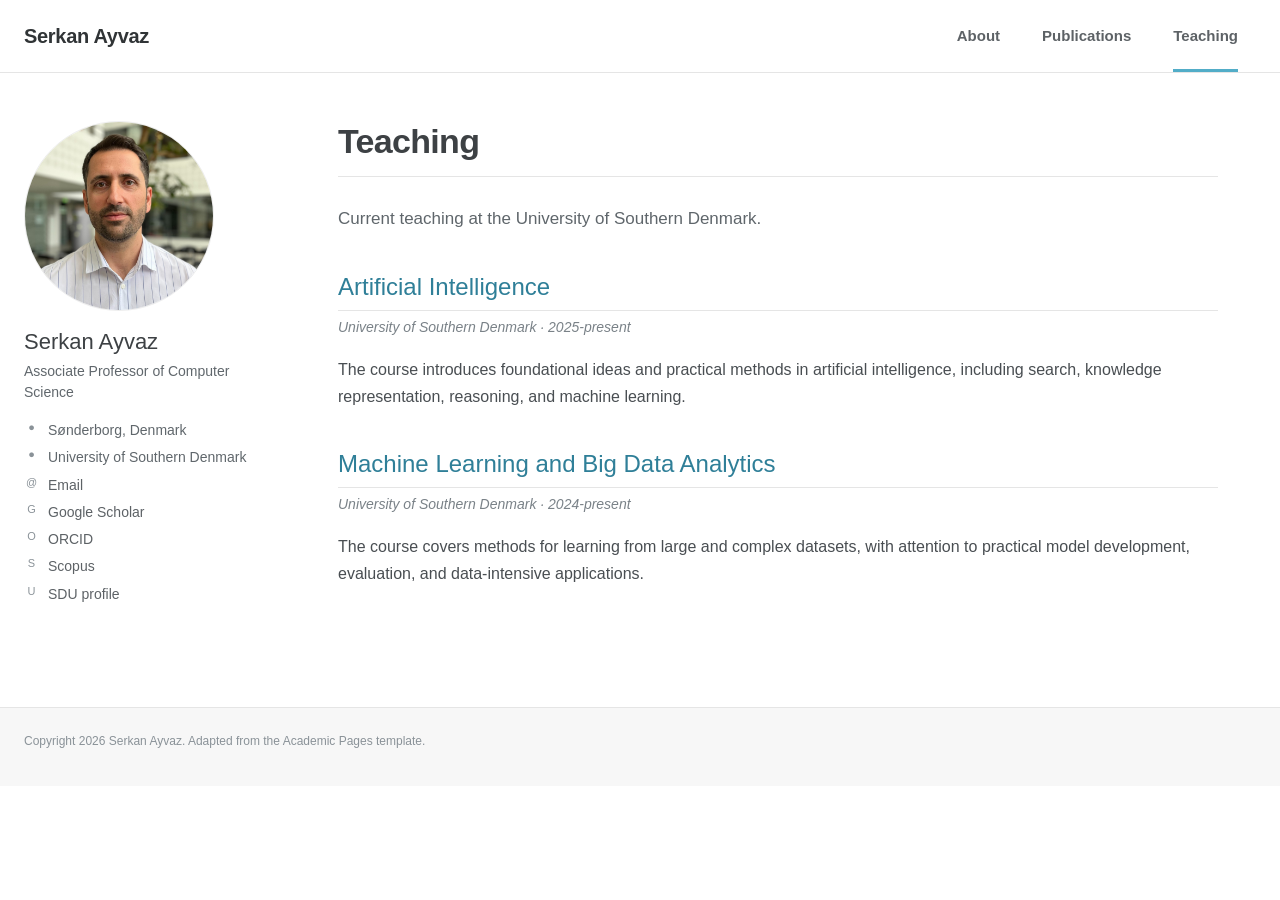
<file: teaching/index.html>
<!DOCTYPE html><html lang="en"><head><meta charSet="utf-8"/><meta name="viewport" content="width=device-width, initial-scale=1"/><link rel="preload" href="/serkan-ayvaz-photo.jpg" as="image"/><link rel="stylesheet" href="/_next/static/css/index.6R1_Y6e_.css" data-rsc-css-href="/_next/static/css/index.6R1_Y6e_.css" data-precedence="vite-rsc/importer-resources"/><link rel="modulepreload" fetchPriority="low" href="/_next/static/chunks/index-CJVQg-9z.js"/><script src="/_next/static/chunks/rolldown-runtime-C60lm6uB.js" type="module" async=""></script><script src="/_next/static/chunks/framework-BgSIrAUN.js" type="module" async=""></script><link rel="modulepreload" href="/_next/static/chunks/layout-segment-context-BPFNPwGB.js" crossorigin=""/><title>Teaching - Serkan Ayvaz</title><meta name="description" content="Courses taught by Serkan Ayvaz at the University of Southern Denmark."/><meta property="og:title" content="Teaching - Serkan Ayvaz"/><meta property="og:description" content="Courses taught by Serkan Ayvaz at the University of Southern Denmark."/><meta name="twitter:card" content="summary"/><meta name="twitter:title" content="Teaching - Serkan Ayvaz"/><meta name="twitter:description" content="Courses taught by Serkan Ayvaz at the University of Southern Denmark."/><link rel="shortcut icon" href="/favicon.svg"/><link rel="icon" href="/favicon.svg"/><script>Object.assign(((self[Symbol.for("vinext.navigationRuntime")]??={bootstrap:{routeManifest:null},functions:{}}).bootstrap.rsc??={rsc:[]}),{params:{},nav:{"pathname":"/teaching","searchParams":[]}})</script><link rel="modulepreload" href="/_next/static/chunks/index-CJVQg-9z.js" />
</head><body><header class="masthead"><div class="masthead-inner"><a class="site-title" href="/">Serkan Ayvaz</a><nav aria-label="Primary navigation"><a class="" href="/">About</a><a class="" href="/publications">Publications</a><a class="active" aria-current="page" href="/teaching">Teaching</a></nav></div></header><div class="page-grid"><aside class="author-profile" aria-label="Author profile"><img class="author-avatar" src="/serkan-ayvaz-photo.jpg" alt="Serkan Ayvaz"/><div class="author-content"><h2>Serkan Ayvaz</h2><p>Associate Professor of Computer Science</p></div><ul class="author-links"><li><span aria-hidden="true">●</span> Sønderborg, Denmark</li><li><span aria-hidden="true">●</span> University of Southern Denmark</li><li><a href="mailto:seay@mmmi.sdu.dk"><span aria-hidden="true">@</span> Email</a></li><li><a href="https://scholar.google.com/citations?user=ihaclQQAAAAJ&amp;hl=en" target="_blank" rel="noreferrer"><span aria-hidden="true">G</span> Google Scholar</a></li><li><a href="https://orcid.org/0000-0003-2016-4443" target="_blank" rel="noreferrer"><span aria-hidden="true">O</span> ORCID</a></li><li><a href="https://www.scopus.com/authid/detail.uri?authorId=56676074300" target="_blank" rel="noreferrer"><span aria-hidden="true">S</span> Scopus</a></li><li><a href="https://portal.findresearcher.sdu.dk/en/persons/seay/" target="_blank" rel="noreferrer"><span aria-hidden="true">U</span> SDU profile</a></li></ul></aside><main class="page-content"><h1 class="page-title">Teaching</h1><p class="page-lead">Current teaching at the University of Southern Denmark.</p><div class="teaching-list"><article><h2><a href="https://aiml-sdu.github.io/ai101/" target="_blank" rel="noreferrer">Artificial Intelligence</a></h2><p class="course-meta">University of Southern Denmark · 2025-present</p><p>The course introduces foundational ideas and practical methods in artificial intelligence, including search, knowledge representation, reasoning, and machine learning.</p></article><article><h2><a href="https://aiml-sdu.github.io/ml-big-data-learning" target="_blank" rel="noreferrer">Machine Learning and Big Data Analytics</a></h2><p class="course-meta">University of Southern Denmark · 2024-present</p><p>The course covers methods for learning from large and complex datasets, with attention to practical model development, evaluation, and data-intensive applications.</p></article></div></main></div><footer class="site-footer"><div>Copyright <!-- -->2026<!-- --> Serkan Ayvaz. Adapted from the Academic Pages template.</div></footer><script type="module" src="/_next/static/chunks/index-CJVQg-9z.js" id="_R_" async=""></script><script>((self[Symbol.for("vinext.navigationRuntime")]??={bootstrap:{routeManifest:null},functions:{}}).bootstrap.rsc??={rsc:[]}).rsc.push("2:I[\"8c0f216c4604\",[],\"Children\",1]\n")</script><script>((self[Symbol.for("vinext.navigationRuntime")]??={bootstrap:{routeManifest:null},functions:{}}).bootstrap.rsc??={rsc:[]}).rsc.push("3:I[\"593f344dc510\",[],\"GlobalErrorBoundary\",1]\n")</script><script>((self[Symbol.for("vinext.navigationRuntime")]??={bootstrap:{routeManifest:null},functions:{}}).bootstrap.rsc??={rsc:[]}).rsc.push("4:I[\"0b874ad30386\",[],\"default\",1]\n")</script><script>((self[Symbol.for("vinext.navigationRuntime")]??={bootstrap:{routeManifest:null},functions:{}}).bootstrap.rsc??={rsc:[]}).rsc.push("5:I[\"593f344dc510\",[],\"ErrorBoundary\",1]\n")</script><script>((self[Symbol.for("vinext.navigationRuntime")]??={bootstrap:{routeManifest:null},functions:{}}).bootstrap.rsc??={rsc:[]}).rsc.push("6:I[\"15c18cfaeeff\",[],\"LayoutSegmentProvider\",1]\n")</script><script>((self[Symbol.for("vinext.navigationRuntime")]??={bootstrap:{routeManifest:null},functions:{}}).bootstrap.rsc??={rsc:[]}).rsc.push("7:I[\"8c0f216c4604\",[],\"Slot\",1]\n")</script><script>((self[Symbol.for("vinext.navigationRuntime")]??={bootstrap:{routeManifest:null},functions:{}}).bootstrap.rsc??={rsc:[]}).rsc.push("8:I[\"9276801271d6\",[],\"AppRouterScrollTarget\",1]\n")</script><script>((self[Symbol.for("vinext.navigationRuntime")]??={bootstrap:{routeManifest:null},functions:{}}).bootstrap.rsc??={rsc:[]}).rsc.push("9:I[\"593f344dc510\",[],\"RedirectBoundary\",1]\n")</script><script>((self[Symbol.for("vinext.navigationRuntime")]??={bootstrap:{routeManifest:null},functions:{}}).bootstrap.rsc??={rsc:[]}).rsc.push(":HL[\"/_next/static/css/index.6R1_Y6e_.css\",\"style\"     ]\n")</script><script>((self[Symbol.for("vinext.navigationRuntime")]??={bootstrap:{routeManifest:null},functions:{}}).bootstrap.rsc??={rsc:[]}).rsc.push("0:{\"__route\":\"route:/teaching\",\"__interceptionContext\":null,\"__layoutIds\":[\"layout:/\"],\"__rootLayout\":\"/\",\"__sourcePage\":\"/teaching/page\",\"page:/teaching\":\"$L1\",\"layout:/\":[[[[\"$\",\"link\",\"css:/_next/static/css/index.6R1_Y6e_.css\",{\"rel\":\"stylesheet\",\"precedence\":\"vite-rsc/importer-resources\",\"href\":\"/_next/static/css/index.6R1_Y6e_.css\",\"data-rsc-css-href\":\"/_next/static/css/index.6R1_Y6e_.css\"}],\"$undefined\"],[\"$\",\"html\",null,{\"lang\":\"en\",\"children\":[\"$\",\"body\",null,{\"children\":[\"$\",\"$L2\",null,{}]}]}]],null],\"route:/teaching\":[[[\"$\",\"meta\",null,{\"charSet\":\"utf-8\"}],[[\"$\",\"title\",\"0\",{\"children\":\"Teaching - Serkan Ayvaz\"}],[\"$\",\"meta\",\"1\",{\"name\":\"description\",\"content\":\"Courses taught by Serkan Ayvaz at the University of Southern Denmark.\"}],[\"$\",\"meta\",\"2\",{\"property\":\"og:title\",\"content\":\"Teaching - Serkan Ayvaz\"}],[\"$\",\"meta\",\"3\",{\"property\":\"og:description\",\"content\":\"Courses taught by Serkan Ayvaz at the University of Southern Denmark.\"}],[\"$\",\"meta\",\"4\",{\"name\":\"twitter:card\",\"content\":\"summary\"}],[\"$\",\"meta\",\"5\",{\"name\":\"twitter:title\",\"content\":\"Teaching - Serkan Ayvaz\"}],[\"$\",\"meta\",\"6\",{\"name\":\"twitter:description\",\"content\":\"Courses taught by Serkan Ayvaz at the University of Southern Denmark.\"}],[\"$\",\"link\",\"7\",{\"rel\":\"shortcut icon\",\"href\":\"/favicon.svg\"}],[\"$\",\"link\",\"8\",{\"rel\":\"icon\",\"href\":\"/favicon.svg\"}]],[[\"$\",\"meta\",\"0\",{\"name\":\"viewport\",\"content\":\"width=device-width, initial-scale=1\"}]]],[\"$\",\"$L3\",null,{\"fallback\":\"$4\",\"children\":[\"$\",\"$L5\",null,{\"fallback\":\"$4\",\"children\":[\"$\",\"$L6\",null,{\"providerId\":\"layout:/\",\"segmentMap\":{\"children\":[\"teaching\"]},\"children\":[\"$\",\"$L7\",null,{\"id\":\"layout:/\",\"parallelSlots\":\"$undefined\",\"children\":[\"$\",\"$L8\",null,{\"children\":[\"$\",\"$L9\",null,{\"children\":[[\"$\",\"$L6\",null,{\"providerId\":\"page:/teaching\",\"segmentMap\":{\"children\":[\"__PAGE__\"]},\"children\":[\"$\",\"$L7\",null,{\"id\":\"page:/teaching\"}]}],null]}]}]}]}]}]}],null,null],\"__layoutFlags\":{\"layout:/\":\"s\"},\"__artifactCompatibility\":{\"schemaVersion\":1,\"graphVersion\":\"app-route-graph:cf7cc205f52b9a14\",\"deploymentVersion\":\"dc25c6db-80d7-4d49-a3ea-c670311b66fd\",\"appElementsSchemaVersion\":1,\"rscPayloadSchemaVersion\":1,\"rootBoundaryId\":\"/\",\"renderEpoch\":null},\"__renderObservation\":{\"schemaVersion\":1,\"output\":{\"kind\":\"app-rsc\",\"mountedSlotsFingerprint\":null,\"renderEpoch\":null,\"rootBoundaryId\":\"/\",\"routeId\":\"route:/teaching\"},\"completeness\":\"partial\",\"boundaryOutcome\":{\"kind\":\"unknown\"},\"requestApis\":[{\"kind\":\"connection\",\"status\":\"unknown\"},{\"kind\":\"cookies\",\"status\":\"unknown\"},{\"kind\":\"draftMode\",\"status\":\"unknown\"},{\"kind\":\"headers\",\"status\":\"unknown\"},{\"kind\":\"params\",\"status\":\"unknown\"},{\"kind\":\"searchParams\",\"status\":\"unknown\"}],\"dynamicFetches\":[],\"cacheTags\":[\"/teaching\",\"_N_T_/layout\",\"_N_T_/teaching\",\"_N_T_/teaching/layout\",\"_N_T_/teaching/page\"],\"pathTags\":[\"/teaching\"],\"cacheability\":\"unknown\",\"downgrade\":{\"target\":\"freshRender\",\"reasons\":[{\"code\":\"CP_DOWNGRADE_CACHEABILITY_UNKNOWN\",\"target\":\"freshRender\"},{\"code\":\"CP_DOWNGRADE_INCOMPLETE_OBSERVATION\",\"completeness\":\"partial\",\"target\":\"freshRender\"},{\"code\":\"CP_DOWNGRADE_UNKNOWN_REQUEST_API\",\"requestApi\":\"connection\",\"target\":\"freshRender\"},{\"code\":\"CP_DOWNGRADE_UNKNOWN_REQUEST_API\",\"requestApi\":\"cookies\",\"target\":\"freshRender\"},{\"code\":\"CP_DOWNGRADE_UNKNOWN_REQUEST_API\",\"requestApi\":\"draftMode\",\"target\":\"freshRender\"},{\"code\":\"CP_DOWNGRADE_UNKNOWN_REQUEST_API\",\"requestApi\":\"headers\",\"target\":\"freshRender\"},{\"code\":\"CP_DOWNGRADE_UNKNOWN_REQUEST_API\",\"requestApi\":\"params\",\"target\":\"freshRender\"},{\"code\":\"CP_DOWNGRADE_UNKNOWN_REQUEST_API\",\"requestApi\":\"searchParams\",\"target\":\"freshRender\"}],\"fallback\":{\"kind\":\"breakerFallback\",\"code\":\"CP_PRIVATE_DYNAMIC_DOWNGRADE\",\"mode\":\"renderFresh\",\"scope\":\"affectedOutput\",\"fields\":{\"reasonCodes\":[\"CP_DOWNGRADE_CACHEABILITY_UNKNOWN\",\"CP_DOWNGRADE_INCOMPLETE_OBSERVATION\",\"CP_DOWNGRADE_UNKNOWN_REQUEST_API\",\"CP_DOWNGRADE_UNKNOWN_REQUEST_API\",\"CP_DOWNGRADE_UNKNOWN_REQUEST_API\",\"CP_DOWNGRADE_UNKNOWN_REQUEST_API\",\"CP_DOWNGRADE_UNKNOWN_REQUEST_API\",\"CP_DOWNGRADE_UNKNOWN_REQUEST_API\"],\"target\":\"freshRender\"}},\"isPublicCacheCandidate\":false}}}\n")</script><script>((self[Symbol.for("vinext.navigationRuntime")]??={bootstrap:{routeManifest:null},functions:{}}).bootstrap.rsc??={rsc:[]}).rsc.push(":HL[\"/serkan-ayvaz-photo.jpg\",\"image\"]\n")</script><script>((self[Symbol.for("vinext.navigationRuntime")]??={bootstrap:{routeManifest:null},functions:{}}).bootstrap.rsc??={rsc:[]}).rsc.push("1:[[\"$\",\"header\",null,{\"className\":\"masthead\",\"children\":[\"$\",\"div\",null,{\"className\":\"masthead-inner\",\"children\":[[\"$\",\"a\",null,{\"className\":\"site-title\",\"href\":\"/\",\"children\":\"Serkan Ayvaz\"}],[\"$\",\"nav\",null,{\"aria-label\":\"Primary navigation\",\"children\":[[\"$\",\"a\",\"about\",{\"className\":\"\",\"aria-current\":\"$undefined\",\"href\":\"/\",\"children\":\"About\"}],[\"$\",\"a\",\"publications\",{\"className\":\"\",\"aria-current\":\"$undefined\",\"href\":\"/publications\",\"children\":\"Publications\"}],[\"$\",\"a\",\"teaching\",{\"className\":\"active\",\"aria-current\":\"page\",\"href\":\"/teaching\",\"children\":\"Teaching\"}]]}]]}]}],[\"$\",\"div\",null,{\"className\":\"page-grid\",\"children\":[[\"$\",\"aside\",null,{\"className\":\"author-profile\",\"aria-label\":\"Author profile\",\"children\":[[\"$\",\"img\",null,{\"className\":\"author-avatar\",\"src\":\"/serkan-ayvaz-photo.jpg\",\"alt\":\"Serkan Ayvaz\"}],[\"$\",\"div\",null,{\"className\":\"author-content\",\"children\":[[\"$\",\"h2\",null,{\"children\":\"Serkan Ayvaz\"}],[\"$\",\"p\",null,{\"children\":\"Associate Professor of Computer Science\"}]]}],[\"$\",\"ul\",null,{\"className\":\"author-links\",\"children\":[[\"$\",\"li\",null,{\"children\":[[\"$\",\"span\",null,{\"aria-hidden\":\"true\",\"children\":\"●\"}],\" Sønderborg, Denmark\"]}],[\"$\",\"li\",null,{\"children\":[[\"$\",\"span\",null,{\"aria-hidden\":\"true\",\"children\":\"●\"}],\" University of Southern Denmark\"]}],[\"$\",\"li\",null,{\"children\":[\"$\",\"a\",null,{\"href\":\"mailto:seay@mmmi.sdu.dk\",\"children\":[[\"$\",\"span\",null,{\"aria-hidden\":\"true\",\"children\":\"@\"}],\" Email\"]}]}],[\"$\",\"li\",null,{\"children\":[\"$\",\"a\",null,{\"href\":\"https://scholar.google.com/citations?user=ihaclQQAAAAJ\u0026hl=en\",\"target\":\"_blank\",\"rel\":\"noreferrer\",\"children\":[[\"$\",\"span\",null,{\"aria-hidden\":\"true\",\"children\":\"G\"}],\" Google Scholar\"]}]}],[\"$\",\"li\",null,{\"children\":[\"$\",\"a\",null,{\"href\":\"https://orcid.org/0000-0003-2016-4443\",\"target\":\"_blank\",\"rel\":\"noreferrer\",\"children\":[[\"$\",\"span\",null,{\"aria-hidden\":\"true\",\"children\":\"O\"}],\" ORCID\"]}]}],[\"$\",\"li\",null,{\"children\":[\"$\",\"a\",null,{\"href\":\"https://www.scopus.com/authid/detail.uri?authorId=56676074300\",\"target\":\"_blank\",\"rel\":\"noreferrer\",\"children\":[[\"$\",\"span\",null,{\"aria-hidden\":\"true\",\"children\":\"S\"}],\" Scopus\"]}]}],[\"$\",\"li\",null,{\"children\":[\"$\",\"a\",null,{\"href\":\"https://portal.findresearcher.sdu.dk/en/persons/seay/\",\"target\":\"_blank\",\"rel\":\"noreferrer\",\"children\":[[\"$\",\"span\",null,{\"aria-hidden\":\"true\",\"children\":\"U\"}],\" SDU profile\"]}]}]]}]]}],[\"$\",\"main\",null,{\"className\":\"page-content\",\"children\":[[\"$\",\"h1\",null,{\"className\":\"page-title\",\"children\":\"Teaching\"}],[\"$\",\"p\",null,{\"className\":\"page-lead\",\"children\":\"Current teaching at the University of Southern Denmark.\"}],[\"$\",\"div\",null,{\"className\":\"teaching-list\",\"children\":[[\"$\",\"article\",null,{\"children\":[[\"$\",\"h2\",null,{\"children\":[\"$\",\"a\",null,{\"href\":\"https://aiml-sdu.github.io/ai101/\",\"target\":\"_blank\",\"rel\":\"noreferrer\",\"children\":\"Artificial Intelligence\"}]}],[\"$\",\"p\",null,{\"className\":\"course-meta\",\"children\":\"University of Southern Denmark · 2025-present\"}],[\"$\",\"p\",null,{\"children\":\"The course introduces foundational ideas and practical methods in artificial intelligence, including search, knowledge representation, reasoning, and machine learning.\"}]]}],[\"$\",\"article\",null,{\"children\":[[\"$\",\"h2\",null,{\"children\":[\"$\",\"a\",null,{\"href\":\"https://aiml-sdu.github.io/ml-big-data-learning\",\"target\":\"_blank\",\"rel\":\"noreferrer\",\"children\":\"Machine Learning and Big Data Analytics\"}]}],[\"$\",\"p\",null,{\"className\":\"course-meta\",\"children\":\"University of Southern Denmark · 2024-present\"}],[\"$\",\"p\",null,{\"children\":\"The course covers methods for learning from large and complex datasets, with attention to practical model development, evaluation, and data-intensive applications.\"}]]}]]}]]}]]}],[\"$\",\"footer\",null,{\"className\":\"site-footer\",\"children\":[\"$\",\"div\",null,{\"children\":[\"Copyright \",2026,\" Serkan Ayvaz. Adapted from the Academic Pages template.\"]}]}]]\n")</script><script>Object.assign(((self[Symbol.for("vinext.navigationRuntime")]??={bootstrap:{routeManifest:null},functions:{}}).bootstrap.rsc??={rsc:[]}),{"initialCacheKind":"static"});((self[Symbol.for("vinext.navigationRuntime")]??={bootstrap:{routeManifest:null},functions:{}}).bootstrap.rsc??={rsc:[]}).done=true</script></body></html>
</file>
<file: _next/static/css/index.6R1_Y6e_.css>
/*! tailwindcss v4.2.1 | MIT License | https://tailwindcss.com */
@layer theme{:root,:host{--font-sans:ui-sans-serif, system-ui, sans-serif, "Apple Color Emoji", "Segoe UI Emoji", "Segoe UI Symbol", "Noto Color Emoji";--font-mono:ui-monospace, SFMono-Regular, Menlo, Monaco, Consolas, "Liberation Mono", "Courier New", monospace;--spacing:.25rem;--default-font-family:var(--font-sans);--default-mono-font-family:var(--font-mono)}}@layer base{*,:after,:before{box-sizing:border-box;border:0 solid;margin:0;padding:0}::backdrop{box-sizing:border-box;border:0 solid;margin:0;padding:0}::file-selector-button{box-sizing:border-box;border:0 solid;margin:0;padding:0}html,:host{-webkit-text-size-adjust:100%;tab-size:4;line-height:1.5;font-family:var(--default-font-family,ui-sans-serif, system-ui, sans-serif, "Apple Color Emoji", "Segoe UI Emoji", "Segoe UI Symbol", "Noto Color Emoji");font-feature-settings:var(--default-font-feature-settings,normal);font-variation-settings:var(--default-font-variation-settings,normal);-webkit-tap-highlight-color:transparent}hr{height:0;color:inherit;border-top-width:1px}abbr:where([title]){-webkit-text-decoration:underline dotted;text-decoration:underline dotted}h1,h2,h3,h4,h5,h6{font-size:inherit;font-weight:inherit}a{color:inherit;-webkit-text-decoration:inherit;-webkit-text-decoration:inherit;-webkit-text-decoration:inherit;-webkit-text-decoration:inherit;text-decoration:inherit}b,strong{font-weight:bolder}code,kbd,samp,pre{font-family:var(--default-mono-font-family,ui-monospace, SFMono-Regular, Menlo, Monaco, Consolas, "Liberation Mono", "Courier New", monospace);font-feature-settings:var(--default-mono-font-feature-settings,normal);font-variation-settings:var(--default-mono-font-variation-settings,normal);font-size:1em}small{font-size:80%}sub,sup{vertical-align:baseline;font-size:75%;line-height:0;position:relative}sub{bottom:-.25em}sup{top:-.5em}table{text-indent:0;border-color:inherit;border-collapse:collapse}:-moz-focusring{outline:auto}progress{vertical-align:baseline}summary{display:list-item}ol,ul,menu{list-style:none}img,svg,video,canvas,audio,iframe,embed,object{vertical-align:middle;display:block}img,video{max-width:100%;height:auto}button,input,select,optgroup,textarea{font:inherit;font-feature-settings:inherit;font-variation-settings:inherit;letter-spacing:inherit;color:inherit;opacity:1;background-color:#0000;border-radius:0}::file-selector-button{font:inherit;font-feature-settings:inherit;font-variation-settings:inherit;letter-spacing:inherit;color:inherit;opacity:1;background-color:#0000;border-radius:0}:where(select:is([multiple],[size])) optgroup{font-weight:bolder}:where(select:is([multiple],[size])) optgroup option{padding-inline-start:20px}::file-selector-button{margin-inline-end:4px}::placeholder{opacity:1}@supports (not ((-webkit-appearance:-apple-pay-button))) or (contain-intrinsic-size:1px){::placeholder{color:currentColor}@supports (color:color-mix(in lab, red, red)){::placeholder{color:color-mix(in oklab, currentcolor 50%, transparent)}}}textarea{resize:vertical}::-webkit-search-decoration{-webkit-appearance:none}::-webkit-date-and-time-value{min-height:1lh;text-align:inherit}::-webkit-datetime-edit{display:inline-flex}::-webkit-datetime-edit-fields-wrapper{padding:0}::-webkit-datetime-edit{padding-block:0}::-webkit-datetime-edit-year-field{padding-block:0}::-webkit-datetime-edit-month-field{padding-block:0}::-webkit-datetime-edit-day-field{padding-block:0}::-webkit-datetime-edit-hour-field{padding-block:0}::-webkit-datetime-edit-minute-field{padding-block:0}::-webkit-datetime-edit-second-field{padding-block:0}::-webkit-datetime-edit-millisecond-field{padding-block:0}::-webkit-datetime-edit-meridiem-field{padding-block:0}::-webkit-calendar-picker-indicator{line-height:1}:-moz-ui-invalid{box-shadow:none}button,input:where([type=button],[type=reset],[type=submit]){-webkit-appearance:button;appearance:button}::file-selector-button{-webkit-appearance:button;appearance:button}::-webkit-inner-spin-button{height:auto}::-webkit-outer-spin-button{height:auto}[hidden]:where(:not([hidden=until-found])){display:none!important}}@layer components;@layer utilities{.relative{position:relative}.start{inset-inline-start:var(--spacing)}.table{display:table}}:root{--text:#494e52;--heading:#3d4144;--muted:#7a8288;--border:#e5e5e5;--accent:#52adc8;--accent-dark:#2f7f98;--max:1280px}*{box-sizing:border-box}html{scroll-behavior:smooth}body{color:var(--text);background:#fff;margin:0;font-family:-apple-system,BlinkMacSystemFont,Segoe UI,Roboto,Helvetica Neue,Arial,sans-serif;font-size:16px;line-height:1.65}a{color:var(--accent-dark);text-decoration:none}a:hover{color:#000;text-decoration:underline}.masthead{z-index:10;border-bottom:1px solid var(--border);background:#fff;min-height:72px;position:relative}.masthead-inner{width:min(var(--max),calc(100% - 48px));justify-content:space-between;align-items:center;gap:32px;min-height:72px;margin:0 auto;display:flex}.site-title{color:#303436;letter-spacing:-.015em;font-size:20px;font-weight:700}.site-title:hover{text-decoration:none}nav{align-self:stretch;align-items:stretch;gap:6px;display:flex}nav a{color:#5d6266;align-items:center;padding:0 18px;font-size:15px;font-weight:700;display:flex;position:relative}nav a:hover{color:#111;text-decoration:none}nav a.active:after{content:"";background:var(--accent);height:3px;position:absolute;bottom:0;left:18px;right:18px}.page-grid{width:min(var(--max),calc(100% - 48px));grid-template-columns:250px minmax(0,1fr);gap:64px;margin:0 auto;padding:48px 0 72px;display:grid}.author-profile{align-self:start;font-size:14px;position:sticky;top:28px}.author-avatar{object-fit:cover;object-position:50% 40%;border:1px solid #eee;border-radius:50%;width:190px;height:190px;margin:0 0 18px;display:block}.author-content h2{color:var(--heading);margin:0 0 6px;font-size:22px;line-height:1.2}.author-content p{color:#60676c;margin:0 0 18px;line-height:1.45}.author-links{margin:0;padding:0;list-style:none}.author-links li{color:#60676c;align-items:flex-start;gap:9px;margin:0 0 7px;line-height:1.45;display:flex}.author-links span{color:#8a9298;text-align:center;flex:0 0 15px;width:15px;font-size:11px}.author-links a{color:#5d6266;gap:9px;display:flex}.author-links a:hover{color:#000}.page-content{min-width:0;max-width:880px}.page-title{border-bottom:1px solid var(--border);color:var(--heading);letter-spacing:-.02em;margin:0 0 28px;padding-bottom:14px;font-size:34px;font-weight:700;line-height:1.2}.page-content h2{border-bottom:1px solid var(--border);color:var(--heading);margin:38px 0 16px;padding-bottom:8px;font-size:24px;line-height:1.3}.page-content p{margin:0 0 18px}.page-content ul{margin:0 0 24px;padding-left:24px}.page-content li{margin-bottom:6px}.page-lead{color:#5f666b;font-size:17px}.section-heading-row{border-bottom:1px solid var(--border);justify-content:space-between;align-items:baseline;gap:24px;margin-top:38px;display:flex}.section-heading-row h2{border:0;margin:0}.section-heading-row>a{flex:none;font-size:14px}.archive-list{margin-top:22px}.archive-item{margin:0 0 30px}.archive-item h3{color:var(--heading);margin:0 0 6px;font-size:19px;font-weight:700;line-height:1.35}.archive-item h3 a{color:var(--heading)}.archive-item h3 a:hover{color:var(--accent-dark)}.archive-item p{margin:2px 0;font-size:14px;line-height:1.5}.paper-authors{color:#555d62}.paper-venue{color:var(--muted);font-style:italic}.paper-venue strong{color:#555;font-style:normal;font-weight:600}.citation-count{color:var(--accent-dark);font-size:13px!important}.publication-years{margin-top:38px}.year-group{margin:0 0 36px}.year-group>h2{margin:0 0 20px;font-size:26px}.scholar-item{border-bottom:1px solid #f0f0f0;margin-bottom:24px;padding-bottom:22px}.scholar-item:last-child{border-bottom:0}.teaching-list{margin:36px 0 48px}.teaching-list article{margin-bottom:38px}.teaching-list h2{margin-bottom:5px}.course-meta{color:var(--muted);font-size:14px;font-style:italic}.site-footer{border-top:1px solid var(--border);color:#8a9298;background:#f7f7f7;font-size:12px}.site-footer>div{width:min(var(--max),calc(100% - 48px));margin:0 auto;padding:24px 0 34px}@media (max-width:900px){.page-grid{grid-template-columns:200px minmax(0,1fr);gap:38px}.author-avatar{width:160px;height:160px}}@media (max-width:700px){.masthead-inner{width:min(100% - 28px,var(--max));flex-direction:column;align-items:flex-start;gap:5px;min-height:auto;padding:16px 0 0}.masthead{min-height:auto}nav{align-self:stretch;height:46px;margin-left:-14px}nav a{padding:0 14px;font-size:14px}nav a.active:after{left:14px;right:14px}.page-grid{width:min(100% - 28px,var(--max));padding:30px 0 50px;display:block}.author-profile{border-bottom:1px solid var(--border);grid-template-columns:105px 1fr;gap:0 20px;margin-bottom:34px;padding-bottom:28px;display:grid;position:static}.author-avatar{grid-row:1/3;width:105px;height:105px;margin:0}.author-content h2{font-size:20px}.author-links{grid-column:2}.author-links li{margin-bottom:5px}.page-title{font-size:30px}.section-heading-row{flex-direction:column;align-items:flex-start;gap:0}.section-heading-row>a{padding-bottom:10px}.site-footer>div{width:min(100% - 28px,var(--max))}}@media (max-width:430px){.author-profile{grid-template-columns:88px 1fr;gap:0 16px}.author-avatar{width:88px;height:88px}.author-links{grid-column:1/-1;margin-top:18px}.page-title{font-size:28px}.archive-item h3{font-size:18px}}@media (prefers-reduced-motion:reduce){html{scroll-behavior:auto}}
</file>
